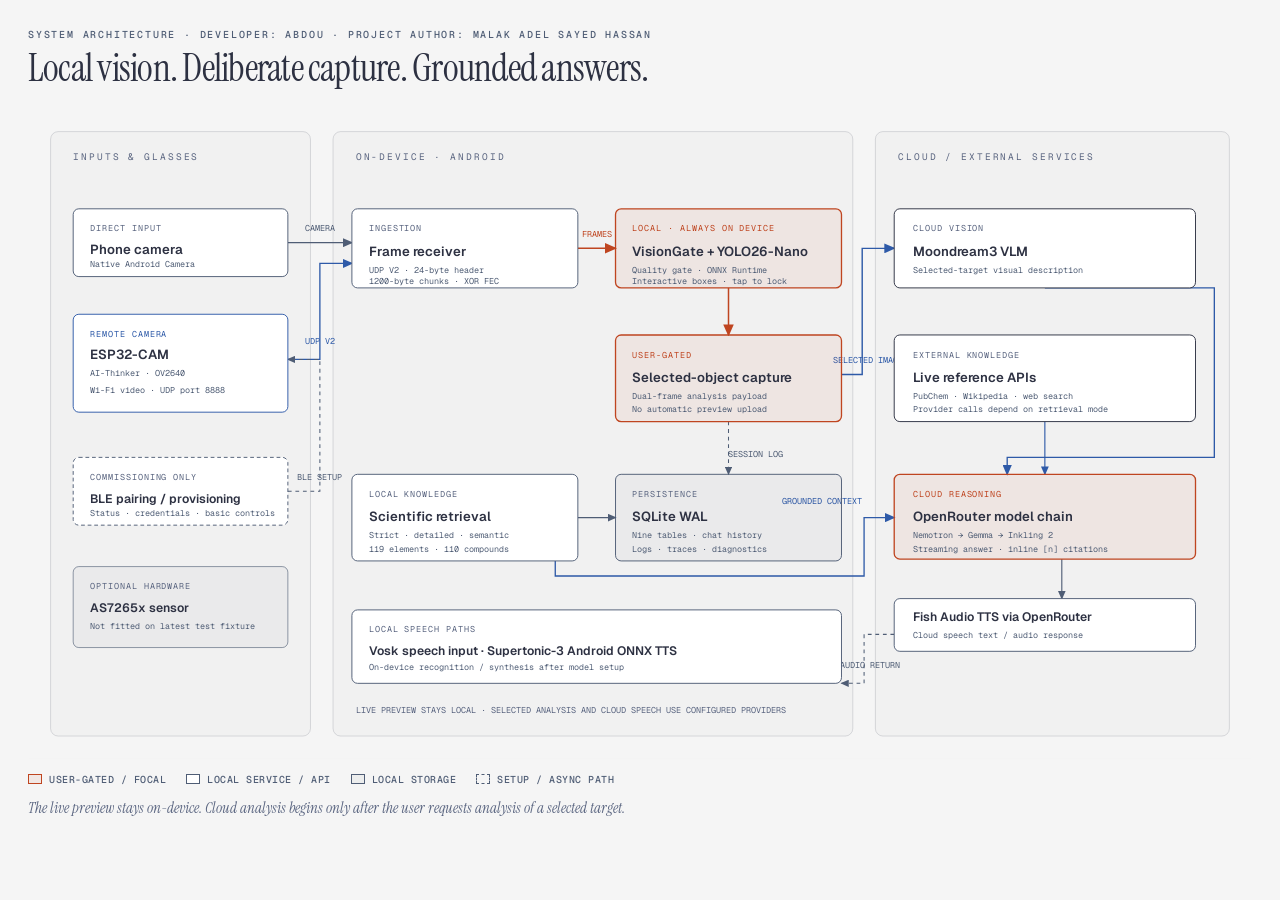
<file: docs/diagrams/architecture.html>
<!doctype html>
<html lang="en">
<head>
  <meta charset="utf-8">
  <meta name="viewport" content="width=device-width, initial-scale=1">
  <title>SpectruLenPor | System architecture</title>
  <link rel="preconnect" href="https://fonts.googleapis.com">
  <link rel="preconnect" href="https://fonts.gstatic.com" crossorigin>
  <link href="https://fonts.googleapis.com/css2?family=Geist+Mono:wght@400;500;600&family=Geist:wght@400;500;600;700&family=Instrument+Serif:ital@0;1&display=swap" rel="stylesheet">
  <style>
    :root {
      color-scheme: light;
      --paper: #f5f5f5;
      --ink: #2d3142;
      --muted: #4f5d75;
      --soft: #5a6580;
      --accent: #bf4520;
      --blue: #2e5aa8;
      --line: rgba(45,49,66,.16);
      --sans: Geist, system-ui, sans-serif;
      --serif: "Instrument Serif", Georgia, serif;
      --mono: "Geist Mono", ui-monospace, monospace;
    }
    * { box-sizing: border-box; }
    body { margin: 0; padding: 28px; background: var(--paper); color: var(--ink); font-family: var(--sans); }
    .frame { width: min(100%, 1280px); margin: 0 auto; }
    .eyebrow { color: var(--muted); font: 500 10px var(--mono); letter-spacing: .18em; text-transform: uppercase; margin: 0 0 8px; }
    h1 { margin: 0 0 20px; font: 400 clamp(28px, 3vw, 38px)/1.05 var(--serif); letter-spacing: -.02em; }
    .canvas { overflow-x: auto; }
    svg { display: block; width: 100%; min-width: 980px; height: auto; }
    .legend { display: flex; flex-wrap: wrap; gap: 20px; margin-top: 14px; color: var(--muted); font: 500 10px var(--mono); letter-spacing: .05em; }
    .legend span { display: inline-flex; align-items: center; gap: 7px; }
    .swatch { width: 14px; height: 10px; border: 1px solid var(--line); display: inline-block; }
    .note { margin: 12px 0 0; color: var(--soft); font: italic 15px var(--serif); }
    @media print { body { padding: 0; } .canvas { overflow: visible; } svg { min-width: 0; } }
  </style>
</head>
<body>
  <main class="frame">
    <p class="eyebrow">System architecture · Developer: Abdou · Project author: Malak Adel Sayed Hassan</p>
    <h1>Local vision. Deliberate capture. Grounded answers.</h1>
    <div class="canvas">
      <svg viewBox="0 0 1300 690" xmlns="http://www.w3.org/2000/svg" role="img" aria-labelledby="arch-title arch-desc">
        <title id="arch-title">SpectruLenPor system architecture</title>
        <desc id="arch-desc">Phone camera and ESP32-CAM inputs enter the Android app. BLE is used only for provisioning and commissioning. ESP32 video travels over UDP V2 on port 8888. VisionGate and YOLO26-Nano run locally. A user-selected capture can be sent to Moondream and OpenRouter, with local corpus retrieval, external references, local SQLite storage and local or cloud speech.</desc>
        <defs>
          <marker id="arrow" markerWidth="8" markerHeight="7" refX="7" refY="3.5" orient="auto"><path d="M0 0 L8 3.5 L0 7 Z" fill="#4f5d75"/></marker>
          <marker id="arrow-accent" markerWidth="8" markerHeight="7" refX="7" refY="3.5" orient="auto"><path d="M0 0 L8 3.5 L0 7 Z" fill="#bf4520"/></marker>
          <marker id="arrow-blue" markerWidth="8" markerHeight="7" refX="7" refY="3.5" orient="auto"><path d="M0 0 L8 3.5 L0 7 Z" fill="#2e5aa8"/></marker>
        </defs>
        <rect width="1300" height="690" fill="#f5f5f5"/>
        <rect x="24" y="24" width="276" height="642" rx="8" fill="#2d3142" fill-opacity=".018" stroke="#2d3142" stroke-opacity=".16"/>
        <rect x="324" y="24" width="552" height="642" rx="8" fill="#2d3142" fill-opacity=".018" stroke="#2d3142" stroke-opacity=".16"/>
        <rect x="900" y="24" width="376" height="642" rx="8" fill="#2d3142" fill-opacity=".018" stroke="#2d3142" stroke-opacity=".16"/>
        <text x="48" y="54" fill="#5a6580" font-family="Geist Mono,monospace" font-size="10" letter-spacing="2">INPUTS &amp; GLASSES</text>
        <text x="348" y="54" fill="#5a6580" font-family="Geist Mono,monospace" font-size="10" letter-spacing="2">ON-DEVICE · ANDROID</text>
        <text x="924" y="54" fill="#5a6580" font-family="Geist Mono,monospace" font-size="10" letter-spacing="2">CLOUD / EXTERNAL SERVICES</text>

        <!-- connections, drawn behind nodes -->
        <path d="M276 142 H344" fill="none" stroke="#4f5d75" stroke-width="1.4" marker-end="url(#arrow)"/>
        <path d="M276 266 H310 V164 H344" fill="none" stroke="#2e5aa8" stroke-width="1.4" marker-end="url(#arrow-blue)"/>
        <path d="M276 406 H310 V266 H276" fill="none" stroke="#4f5d75" stroke-width="1.1" stroke-dasharray="4 4" marker-end="url(#arrow)"/>
        <path d="M584 148 H624" fill="none" stroke="#bf4520" stroke-width="1.6" marker-end="url(#arrow-accent)"/>
        <path d="M744 190 V240" fill="none" stroke="#bf4520" stroke-width="1.6" marker-end="url(#arrow-accent)"/>
        <path d="M864 282 H886 V148 H920" fill="none" stroke="#2e5aa8" stroke-width="1.5" marker-end="url(#arrow-blue)"/>
        <path d="M1080 190 H1260 V370 H1040 V388" fill="none" stroke="#2e5aa8" stroke-width="1.4" marker-end="url(#arrow-blue)"/>
        <path d="M1080 332 V388" fill="none" stroke="#2e5aa8" stroke-width="1.2" marker-end="url(#arrow-blue)"/>
        <path d="M744 332 V388" fill="none" stroke="#4f5d75" stroke-width="1.1" stroke-dasharray="4 4" marker-end="url(#arrow)"/>
        <path d="M584 434 H624" fill="none" stroke="#4f5d75" stroke-width="1.2" marker-end="url(#arrow)"/>
        <path d="M560 480 V496 H888 V434 H920" fill="none" stroke="#2e5aa8" stroke-width="1.4" marker-end="url(#arrow-blue)"/>

        <path d="M1098 478 V520" fill="none" stroke="#4f5d75" stroke-width="1.2" marker-end="url(#arrow)"/>
        <path d="M920 558 H888 V610 H864" fill="none" stroke="#4f5d75" stroke-width="1.1" stroke-dasharray="4 4" marker-end="url(#arrow)"/>

        <!-- connection labels -->
        <g font-family="Geist Mono,monospace" font-size="9">
          <text x="310" y="130" text-anchor="middle" fill="#4f5d75">CAMERA</text>
          <text x="310" y="250" text-anchor="middle" fill="#2e5aa8">UDP V2</text>
          <text x="310" y="394" text-anchor="middle" fill="#4f5d75">BLE SETUP</text>
          <text x="604" y="136" text-anchor="middle" fill="#bf4520">FRAMES</text>
          <text x="892" y="270" text-anchor="middle" fill="#2e5aa8">SELECTED IMAGE</text>
          <text x="744" y="370" text-anchor="start" fill="#4f5d75">SESSION LOG</text>
          <text x="886" y="420" text-anchor="end" fill="#2e5aa8">GROUNDED CONTEXT</text>
          <text x="894" y="594" text-anchor="middle" fill="#4f5d75">AUDIO RETURN</text>
        </g>

        <!-- input nodes -->
        <rect x="48" y="106" width="228" height="72" rx="6" fill="#fff" stroke="#4f5d75"/>
        <text x="66" y="130" fill="#5a6580" font-family="Geist Mono,monospace" font-size="9" letter-spacing="1">DIRECT INPUT</text>
        <text x="66" y="154" fill="#2d3142" font-family="Geist,sans-serif" font-size="14" font-weight="600">Phone camera</text>
        <text x="66" y="168" fill="#4f5d75" font-family="Geist Mono,monospace" font-size="9">Native Android Camera</text>

        <rect x="48" y="218" width="228" height="104" rx="6" fill="#fff" stroke="#2e5aa8"/>
        <text x="66" y="242" fill="#2e5aa8" font-family="Geist Mono,monospace" font-size="9" letter-spacing="1">REMOTE CAMERA</text>
        <text x="66" y="266" fill="#2d3142" font-family="Geist,sans-serif" font-size="14" font-weight="600">ESP32-CAM</text>
        <text x="66" y="284" fill="#4f5d75" font-family="Geist Mono,monospace" font-size="9">AI-Thinker · OV2640</text>
        <text x="66" y="302" fill="#4f5d75" font-family="Geist Mono,monospace" font-size="9">Wi-Fi video · UDP port 8888</text>

        <rect x="48" y="370" width="228" height="72" rx="6" fill="#fff" stroke="#4f5d75" stroke-dasharray="4 3"/>
        <text x="66" y="394" fill="#5a6580" font-family="Geist Mono,monospace" font-size="9" letter-spacing="1">COMMISSIONING ONLY</text>
        <text x="66" y="418" fill="#2d3142" font-family="Geist,sans-serif" font-size="13" font-weight="600">BLE pairing / provisioning</text>
        <text x="66" y="432" fill="#4f5d75" font-family="Geist Mono,monospace" font-size="9">Status · credentials · basic controls</text>

        <rect x="48" y="486" width="228" height="86" rx="6" fill="#2d3142" fill-opacity=".035" stroke="#4f5d75" stroke-opacity=".65"/>
        <text x="66" y="510" fill="#5a6580" font-family="Geist Mono,monospace" font-size="9" letter-spacing="1">OPTIONAL HARDWARE</text>
        <text x="66" y="534" fill="#2d3142" font-family="Geist,sans-serif" font-size="13" font-weight="600">AS7265x sensor</text>
        <text x="66" y="552" fill="#4f5d75" font-family="Geist Mono,monospace" font-size="9">Not fitted on latest test fixture</text>

        <!-- on-device nodes -->
        <rect x="344" y="106" width="240" height="84" rx="6" fill="#fff" stroke="#4f5d75"/>
        <text x="362" y="130" fill="#5a6580" font-family="Geist Mono,monospace" font-size="9" letter-spacing="1">INGESTION</text>
        <text x="362" y="156" fill="#2d3142" font-family="Geist,sans-serif" font-size="14" font-weight="600">Frame receiver</text>
        <text x="362" y="174" fill="#4f5d75" font-family="Geist Mono,monospace" font-size="9">UDP V2 · 24-byte header</text>
        <text x="362" y="186" fill="#4f5d75" font-family="Geist Mono,monospace" font-size="9">1200-byte chunks · XOR FEC</text>

        <rect x="624" y="106" width="240" height="84" rx="6" fill="#bf4520" fill-opacity=".07" stroke="#bf4520" stroke-width="1.4"/>
        <text x="642" y="130" fill="#bf4520" font-family="Geist Mono,monospace" font-size="9" letter-spacing="1">LOCAL · ALWAYS ON DEVICE</text>
        <text x="642" y="156" fill="#2d3142" font-family="Geist,sans-serif" font-size="14" font-weight="600">VisionGate + YOLO26-Nano</text>
        <text x="642" y="174" fill="#4f5d75" font-family="Geist Mono,monospace" font-size="9">Quality gate · ONNX Runtime</text>
        <text x="642" y="186" fill="#4f5d75" font-family="Geist Mono,monospace" font-size="9">Interactive boxes · tap to lock</text>

        <rect x="624" y="240" width="240" height="92" rx="6" fill="#bf4520" fill-opacity=".07" stroke="#bf4520" stroke-width="1.4"/>
        <text x="642" y="264" fill="#bf4520" font-family="Geist Mono,monospace" font-size="9" letter-spacing="1">USER-GATED</text>
        <text x="642" y="290" fill="#2d3142" font-family="Geist,sans-serif" font-size="14" font-weight="600">Selected-object capture</text>
        <text x="642" y="308" fill="#4f5d75" font-family="Geist Mono,monospace" font-size="9">Dual-frame analysis payload</text>
        <text x="642" y="322" fill="#4f5d75" font-family="Geist Mono,monospace" font-size="9">No automatic preview upload</text>

        <rect x="344" y="388" width="240" height="92" rx="6" fill="#fff" stroke="#4f5d75"/>
        <text x="362" y="412" fill="#5a6580" font-family="Geist Mono,monospace" font-size="9" letter-spacing="1">LOCAL KNOWLEDGE</text>
        <text x="362" y="438" fill="#2d3142" font-family="Geist,sans-serif" font-size="14" font-weight="600">Scientific retrieval</text>
        <text x="362" y="456" fill="#4f5d75" font-family="Geist Mono,monospace" font-size="9">Strict · detailed · semantic</text>
        <text x="362" y="470" fill="#4f5d75" font-family="Geist Mono,monospace" font-size="9">119 elements · 110 compounds</text>

        <rect x="624" y="388" width="240" height="92" rx="6" fill="#2d3142" fill-opacity=".035" stroke="#4f5d75"/>
        <text x="642" y="412" fill="#5a6580" font-family="Geist Mono,monospace" font-size="9" letter-spacing="1">PERSISTENCE</text>
        <text x="642" y="438" fill="#2d3142" font-family="Geist,sans-serif" font-size="14" font-weight="600">SQLite WAL</text>
        <text x="642" y="456" fill="#4f5d75" font-family="Geist Mono,monospace" font-size="9">Nine tables · chat history</text>
        <text x="642" y="470" fill="#4f5d75" font-family="Geist Mono,monospace" font-size="9">Logs · traces · diagnostics</text>

        <rect x="344" y="532" width="520" height="78" rx="6" fill="#fff" stroke="#4f5d75"/>
        <text x="362" y="556" fill="#5a6580" font-family="Geist Mono,monospace" font-size="9" letter-spacing="1">LOCAL SPEECH PATHS</text>
        <text x="362" y="580" fill="#2d3142" font-family="Geist,sans-serif" font-size="13" font-weight="600">Vosk speech input · Supertonic-3 Android ONNX TTS</text>
        <text x="362" y="596" fill="#4f5d75" font-family="Geist Mono,monospace" font-size="9">On-device recognition / synthesis after model setup</text>

        <!-- cloud nodes -->
        <rect x="920" y="106" width="320" height="84" rx="6" fill="#fff" stroke="#2d3142"/>
        <text x="940" y="130" fill="#5a6580" font-family="Geist Mono,monospace" font-size="9" letter-spacing="1">CLOUD VISION</text>
        <text x="940" y="156" fill="#2d3142" font-family="Geist,sans-serif" font-size="14" font-weight="600">Moondream3 VLM</text>
        <text x="940" y="174" fill="#4f5d75" font-family="Geist Mono,monospace" font-size="9">Selected-target visual description</text>

        <rect x="920" y="240" width="320" height="92" rx="6" fill="#fff" stroke="#2d3142"/>
        <text x="940" y="264" fill="#5a6580" font-family="Geist Mono,monospace" font-size="9" letter-spacing="1">EXTERNAL KNOWLEDGE</text>
        <text x="940" y="290" fill="#2d3142" font-family="Geist,sans-serif" font-size="14" font-weight="600">Live reference APIs</text>
        <text x="940" y="308" fill="#4f5d75" font-family="Geist Mono,monospace" font-size="9">PubChem · Wikipedia · web search</text>
        <text x="940" y="322" fill="#4f5d75" font-family="Geist Mono,monospace" font-size="9">Provider calls depend on retrieval mode</text>

        <rect x="920" y="388" width="320" height="90" rx="6" fill="#bf4520" fill-opacity=".07" stroke="#bf4520" stroke-width="1.4"/>
        <text x="940" y="412" fill="#bf4520" font-family="Geist Mono,monospace" font-size="9" letter-spacing="1">CLOUD REASONING</text>
        <text x="940" y="438" fill="#2d3142" font-family="Geist,sans-serif" font-size="14" font-weight="600">OpenRouter model chain</text>
        <text x="940" y="456" fill="#4f5d75" font-family="Geist Mono,monospace" font-size="9">Nemotron → Gemma → Inkling 2</text>
        <text x="940" y="470" fill="#4f5d75" font-family="Geist Mono,monospace" font-size="9">Streaming answer · inline [n] citations</text>

        <rect x="920" y="520" width="320" height="56" rx="6" fill="#fff" stroke="#4f5d75"/>
        <text x="940" y="544" fill="#2d3142" font-family="Geist,sans-serif" font-size="13" font-weight="600">Fish Audio TTS via OpenRouter</text>
        <text x="940" y="562" fill="#4f5d75" font-family="Geist Mono,monospace" font-size="9">Cloud speech text / audio response</text>

        <text x="348" y="642" fill="#5a6580" font-family="Geist Mono,monospace" font-size="9">LIVE PREVIEW STAYS LOCAL · SELECTED ANALYSIS AND CLOUD SPEECH USE CONFIGURED PROVIDERS</text>
      </svg>
    </div>
    <div class="legend">
      <span><i class="swatch" style="background:rgba(191,69,32,.08);border-color:#bf4520"></i>USER-GATED / FOCAL</span>
      <span><i class="swatch" style="background:#fff;border-color:#4f5d75"></i>LOCAL SERVICE / API</span>
      <span><i class="swatch" style="background:rgba(45,49,66,.04);border-color:#4f5d75"></i>LOCAL STORAGE</span>
      <span><i class="swatch" style="background:none;border:1px dashed #4f5d75"></i>SETUP / ASYNC PATH</span>
    </div>
    <p class="note">The live preview stays on-device. Cloud analysis begins only after the user requests analysis of a selected target.</p>
  </main>
</body>
</html>
</file>
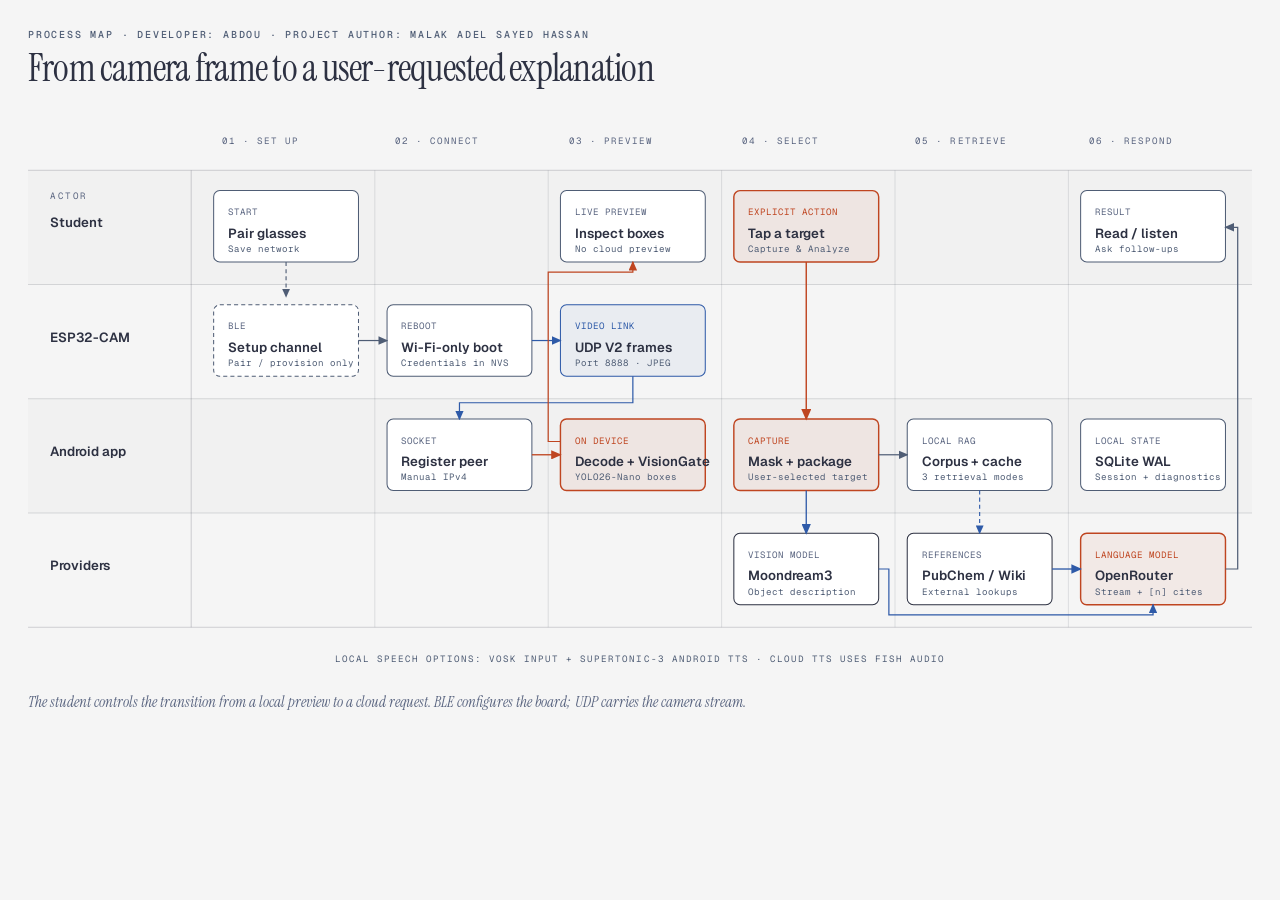
<file: docs/diagrams/pipeline.html>
<!doctype html>
<html lang="en">
<head>
  <meta charset="utf-8">
  <meta name="viewport" content="width=device-width, initial-scale=1">
  <title>SpectruLenPor | Capture and analysis process</title>
  <link rel="preconnect" href="https://fonts.googleapis.com">
  <link rel="preconnect" href="https://fonts.gstatic.com" crossorigin>
  <link href="https://fonts.googleapis.com/css2?family=Geist+Mono:wght@400;500;600&family=Geist:wght@400;500;600;700&family=Instrument+Serif:ital@0;1&display=swap" rel="stylesheet">
  <style>
    :root { --paper:#f5f5f5; --ink:#2d3142; --muted:#4f5d75; --soft:#5a6580; --accent:#bf4520; --blue:#2e5aa8; --sans:Geist,system-ui,sans-serif; --serif:"Instrument Serif",Georgia,serif; --mono:"Geist Mono",ui-monospace,monospace; }
    * { box-sizing:border-box; }
    body { margin:0; padding:28px; background:var(--paper); color:var(--ink); font-family:var(--sans); }
    .frame { width:min(100%,1280px); margin:0 auto; }
    .eyebrow { color:var(--muted); font:500 10px var(--mono); letter-spacing:.18em; text-transform:uppercase; margin:0 0 8px; }
    h1 { margin:0 0 20px; font:400 clamp(28px,3vw,38px)/1.05 var(--serif); letter-spacing:-.02em; }
    .canvas { overflow-x:auto; }
    svg { display:block; width:100%; min-width:1020px; height:auto; }
    .note { margin:12px 0 0; color:var(--soft); font:italic 15px var(--serif); }
    @media print { body{padding:0} .canvas{overflow:visible} svg{min-width:0} }
  </style>
</head>
<body>
  <main class="frame">
    <p class="eyebrow">Process map · Developer: Abdou · Project author: Malak Adel Sayed Hassan</p>
    <h1>From camera frame to a user-requested explanation</h1>
    <div class="canvas">
      <svg viewBox="0 0 1200 560" xmlns="http://www.w3.org/2000/svg" role="img" aria-labelledby="pipe-title pipe-desc">
        <title id="pipe-title">SpectruLenPor capture and analysis process</title>
        <desc id="pipe-desc">Four swimlanes show the student, ESP32-CAM, Android app, and configured AI and knowledge providers. BLE is for provisioning only. The ESP32 sends video over UDP V2. Frames are reassembled and decoded, YOLO runs locally, and cloud analysis starts only after the student selects a target.</desc>
        <defs>
          <marker id="arr" markerWidth="8" markerHeight="7" refX="7" refY="3.5" orient="auto"><path d="M0 0 L8 3.5 L0 7 Z" fill="#4f5d75"/></marker>
          <marker id="arr-a" markerWidth="8" markerHeight="7" refX="7" refY="3.5" orient="auto"><path d="M0 0 L8 3.5 L0 7 Z" fill="#bf4520"/></marker>
          <marker id="arr-b" markerWidth="8" markerHeight="7" refX="7" refY="3.5" orient="auto"><path d="M0 0 L8 3.5 L0 7 Z" fill="#2e5aa8"/></marker>
        </defs>
        <rect width="1200" height="560" fill="#f5f5f5"/>
        <rect x="0" y="60" width="1200" height="112" fill="#2d3142" fill-opacity=".018"/>
        <rect x="0" y="284" width="1200" height="112" fill="#2d3142" fill-opacity=".018"/>
        <line x1="160" y1="60" x2="160" y2="508" stroke="#2d3142" stroke-opacity=".2"/>
        <line x1="0" y1="60" x2="1200" y2="60" stroke="#2d3142" stroke-opacity=".2"/>
        <line x1="0" y1="172" x2="1200" y2="172" stroke="#2d3142" stroke-opacity=".16"/>
        <line x1="0" y1="284" x2="1200" y2="284" stroke="#2d3142" stroke-opacity=".16"/>
        <line x1="0" y1="396" x2="1200" y2="396" stroke="#2d3142" stroke-opacity=".16"/>
        <line x1="0" y1="508" x2="1200" y2="508" stroke="#2d3142" stroke-opacity=".2"/>

        <text x="22" y="88" fill="#5a6580" font-family="Geist Mono,monospace" font-size="9" letter-spacing="1.4">ACTOR</text>
        <text x="22" y="116" fill="#2d3142" font-family="Geist,sans-serif" font-size="13" font-weight="600">Student</text>
        <text x="22" y="228" fill="#2d3142" font-family="Geist,sans-serif" font-size="13" font-weight="600">ESP32-CAM</text>
        <text x="22" y="340" fill="#2d3142" font-family="Geist,sans-serif" font-size="13" font-weight="600">Android app</text>
        <text x="22" y="452" fill="#2d3142" font-family="Geist,sans-serif" font-size="13" font-weight="600">Providers</text>

        <g fill="#5a6580" font-family="Geist Mono,monospace" font-size="9" letter-spacing="1">
          <text x="190" y="34">01 · SET UP</text>
          <text x="360" y="34">02 · CONNECT</text>
          <text x="530" y="34">03 · PREVIEW</text>
          <text x="700" y="34">04 · SELECT</text>
          <text x="870" y="34">05 · RETRIEVE</text>
          <text x="1040" y="34">06 · RESPOND</text>
        </g>
        <g stroke="#2d3142" stroke-opacity=".12">
          <line x1="340" y1="60" x2="340" y2="508"/><line x1="510" y1="60" x2="510" y2="508"/>
          <line x1="680" y1="60" x2="680" y2="508"/><line x1="850" y1="60" x2="850" y2="508"/>
          <line x1="1020" y1="60" x2="1020" y2="508"/>
        </g>

        <!-- student lane -->
        <rect x="182" y="80" width="142" height="70" rx="6" fill="#fff" stroke="#4f5d75"/>
        <text x="196" y="104" fill="#5a6580" font-family="Geist Mono,monospace" font-size="9">START</text>
        <text x="196" y="126" fill="#2d3142" font-family="Geist,sans-serif" font-size="13" font-weight="600">Pair glasses</text>
        <text x="196" y="140" fill="#4f5d75" font-family="Geist Mono,monospace" font-size="9">Save network</text>

        <rect x="522" y="80" width="142" height="70" rx="6" fill="#fff" stroke="#4f5d75"/>
        <text x="536" y="104" fill="#5a6580" font-family="Geist Mono,monospace" font-size="9">LIVE PREVIEW</text>
        <text x="536" y="126" fill="#2d3142" font-family="Geist,sans-serif" font-size="13" font-weight="600">Inspect boxes</text>
        <text x="536" y="140" fill="#4f5d75" font-family="Geist Mono,monospace" font-size="9">No cloud preview</text>

        <rect x="692" y="80" width="142" height="70" rx="6" fill="#bf4520" fill-opacity=".07" stroke="#bf4520" stroke-width="1.4"/>
        <text x="706" y="104" fill="#bf4520" font-family="Geist Mono,monospace" font-size="9">EXPLICIT ACTION</text>
        <text x="706" y="126" fill="#2d3142" font-family="Geist,sans-serif" font-size="13" font-weight="600">Tap a target</text>
        <text x="706" y="140" fill="#4f5d75" font-family="Geist Mono,monospace" font-size="9">Capture &amp; Analyze</text>

        <rect x="1032" y="80" width="142" height="70" rx="6" fill="#fff" stroke="#4f5d75"/>
        <text x="1046" y="104" fill="#5a6580" font-family="Geist Mono,monospace" font-size="9">RESULT</text>
        <text x="1046" y="126" fill="#2d3142" font-family="Geist,sans-serif" font-size="13" font-weight="600">Read / listen</text>
        <text x="1046" y="140" fill="#4f5d75" font-family="Geist Mono,monospace" font-size="9">Ask follow-ups</text>

        <!-- ESP32 lane -->
        <rect x="182" y="192" width="142" height="70" rx="6" fill="#fff" stroke="#4f5d75" stroke-dasharray="4 3"/>
        <text x="196" y="216" fill="#5a6580" font-family="Geist Mono,monospace" font-size="9">BLE</text>
        <text x="196" y="238" fill="#2d3142" font-family="Geist,sans-serif" font-size="13" font-weight="600">Setup channel</text>
        <text x="196" y="252" fill="#4f5d75" font-family="Geist Mono,monospace" font-size="9">Pair / provision only</text>

        <rect x="352" y="192" width="142" height="70" rx="6" fill="#fff" stroke="#4f5d75"/>
        <text x="366" y="216" fill="#5a6580" font-family="Geist Mono,monospace" font-size="9">REBOOT</text>
        <text x="366" y="238" fill="#2d3142" font-family="Geist,sans-serif" font-size="13" font-weight="600">Wi-Fi-only boot</text>
        <text x="366" y="252" fill="#4f5d75" font-family="Geist Mono,monospace" font-size="9">Credentials in NVS</text>

        <rect x="522" y="192" width="142" height="70" rx="6" fill="#2e5aa8" fill-opacity=".06" stroke="#2e5aa8"/>
        <text x="536" y="216" fill="#2e5aa8" font-family="Geist Mono,monospace" font-size="9">VIDEO LINK</text>
        <text x="536" y="238" fill="#2d3142" font-family="Geist,sans-serif" font-size="13" font-weight="600">UDP V2 frames</text>
        <text x="536" y="252" fill="#4f5d75" font-family="Geist Mono,monospace" font-size="9">Port 8888 · JPEG</text>

        <!-- app lane -->
        <rect x="352" y="304" width="142" height="70" rx="6" fill="#fff" stroke="#4f5d75"/>
        <text x="366" y="328" fill="#5a6580" font-family="Geist Mono,monospace" font-size="9">SOCKET</text>
        <text x="366" y="350" fill="#2d3142" font-family="Geist,sans-serif" font-size="13" font-weight="600">Register peer</text>
        <text x="366" y="364" fill="#4f5d75" font-family="Geist Mono,monospace" font-size="9">Manual IPv4</text>

        <rect x="522" y="304" width="142" height="70" rx="6" fill="#bf4520" fill-opacity=".07" stroke="#bf4520" stroke-width="1.4"/>
        <text x="536" y="328" fill="#bf4520" font-family="Geist Mono,monospace" font-size="9">ON DEVICE</text>
        <text x="536" y="350" fill="#2d3142" font-family="Geist,sans-serif" font-size="13" font-weight="600">Decode + VisionGate</text>
        <text x="536" y="364" fill="#4f5d75" font-family="Geist Mono,monospace" font-size="9">YOLO26-Nano boxes</text>

        <rect x="692" y="304" width="142" height="70" rx="6" fill="#bf4520" fill-opacity=".07" stroke="#bf4520" stroke-width="1.4"/>
        <text x="706" y="328" fill="#bf4520" font-family="Geist Mono,monospace" font-size="9">CAPTURE</text>
        <text x="706" y="350" fill="#2d3142" font-family="Geist,sans-serif" font-size="13" font-weight="600">Mask + package</text>
        <text x="706" y="364" fill="#4f5d75" font-family="Geist Mono,monospace" font-size="9">User-selected target</text>

        <rect x="862" y="304" width="142" height="70" rx="6" fill="#fff" stroke="#4f5d75"/>
        <text x="876" y="328" fill="#5a6580" font-family="Geist Mono,monospace" font-size="9">LOCAL RAG</text>
        <text x="876" y="350" fill="#2d3142" font-family="Geist,sans-serif" font-size="13" font-weight="600">Corpus + cache</text>
        <text x="876" y="364" fill="#4f5d75" font-family="Geist Mono,monospace" font-size="9">3 retrieval modes</text>

        <rect x="1032" y="304" width="142" height="70" rx="6" fill="#fff" stroke="#4f5d75"/>
        <text x="1046" y="328" fill="#5a6580" font-family="Geist Mono,monospace" font-size="9">LOCAL STATE</text>
        <text x="1046" y="350" fill="#2d3142" font-family="Geist,sans-serif" font-size="13" font-weight="600">SQLite WAL</text>
        <text x="1046" y="364" fill="#4f5d75" font-family="Geist Mono,monospace" font-size="9">Session + diagnostics</text>

        <!-- provider lane -->
        <rect x="692" y="416" width="142" height="70" rx="6" fill="#fff" stroke="#2d3142"/>
        <text x="706" y="440" fill="#5a6580" font-family="Geist Mono,monospace" font-size="9">VISION MODEL</text>
        <text x="706" y="462" fill="#2d3142" font-family="Geist,sans-serif" font-size="13" font-weight="600">Moondream3</text>
        <text x="706" y="476" fill="#4f5d75" font-family="Geist Mono,monospace" font-size="9">Object description</text>

        <rect x="862" y="416" width="142" height="70" rx="6" fill="#fff" stroke="#2d3142"/>
        <text x="876" y="440" fill="#5a6580" font-family="Geist Mono,monospace" font-size="9">REFERENCES</text>
        <text x="876" y="462" fill="#2d3142" font-family="Geist,sans-serif" font-size="13" font-weight="600">PubChem / Wiki</text>
        <text x="876" y="476" fill="#4f5d75" font-family="Geist Mono,monospace" font-size="9">External lookups</text>

        <rect x="1032" y="416" width="142" height="70" rx="6" fill="#bf4520" fill-opacity=".07" stroke="#bf4520" stroke-width="1.4"/>
        <text x="1046" y="440" fill="#bf4520" font-family="Geist Mono,monospace" font-size="9">LANGUAGE MODEL</text>
        <text x="1046" y="462" fill="#2d3142" font-family="Geist,sans-serif" font-size="13" font-weight="600">OpenRouter</text>
        <text x="1046" y="476" fill="#4f5d75" font-family="Geist Mono,monospace" font-size="9">Stream + [n] cites</text>

        <!-- message paths -->
        <path d="M253 150 V184" fill="none" stroke="#4f5d75" stroke-width="1.1" stroke-dasharray="4 3" marker-end="url(#arr)"/>
        <path d="M324 227 H352" fill="none" stroke="#4f5d75" stroke-width="1.2" marker-end="url(#arr)"/>
        <path d="M494 227 H522" fill="none" stroke="#2e5aa8" stroke-width="1.2" marker-end="url(#arr-b)"/>
        <path d="M593 262 V288 H423 V304" fill="none" stroke="#2e5aa8" stroke-width="1.2" marker-end="url(#arr-b)"/>
        <path d="M494 339 H522" fill="none" stroke="#bf4520" stroke-width="1.3" marker-end="url(#arr-a)"/>
        <path d="M522 326 H510 V160 H593 V150" fill="none" stroke="#bf4520" stroke-width="1.2" marker-end="url(#arr-a)"/>
        <path d="M763 150 V304" fill="none" stroke="#bf4520" stroke-width="1.4" marker-end="url(#arr-a)"/>
        <path d="M834 339 H862" fill="none" stroke="#4f5d75" stroke-width="1.2" marker-end="url(#arr)"/>
        <path d="M763 374 V416" fill="none" stroke="#2e5aa8" stroke-width="1.3" marker-end="url(#arr-b)"/>
        <path d="M933 374 V416" fill="none" stroke="#2e5aa8" stroke-width="1.1" stroke-dasharray="4 3" marker-end="url(#arr-b)"/>
        <path d="M1004 451 H1032" fill="none" stroke="#2e5aa8" stroke-width="1.3" marker-end="url(#arr-b)"/>
        <path d="M834 451 H844 V496 H1103 V486" fill="none" stroke="#2e5aa8" stroke-width="1.2" marker-end="url(#arr-b)"/>
        <path d="M1174 451 H1186 V116 H1174" fill="none" stroke="#4f5d75" stroke-width="1.2" marker-end="url(#arr)"/>


        <text x="600" y="542" text-anchor="middle" fill="#4f5d75" font-family="Geist Mono,monospace" font-size="9" letter-spacing="1">LOCAL SPEECH OPTIONS: VOSK INPUT + SUPERTONIC-3 ANDROID TTS · CLOUD TTS USES FISH AUDIO</text>
      </svg>
    </div>
    <p class="note">The student controls the transition from a local preview to a cloud request. BLE configures the board; UDP carries the camera stream.</p>
  </main>
</body>
</html>
</file>
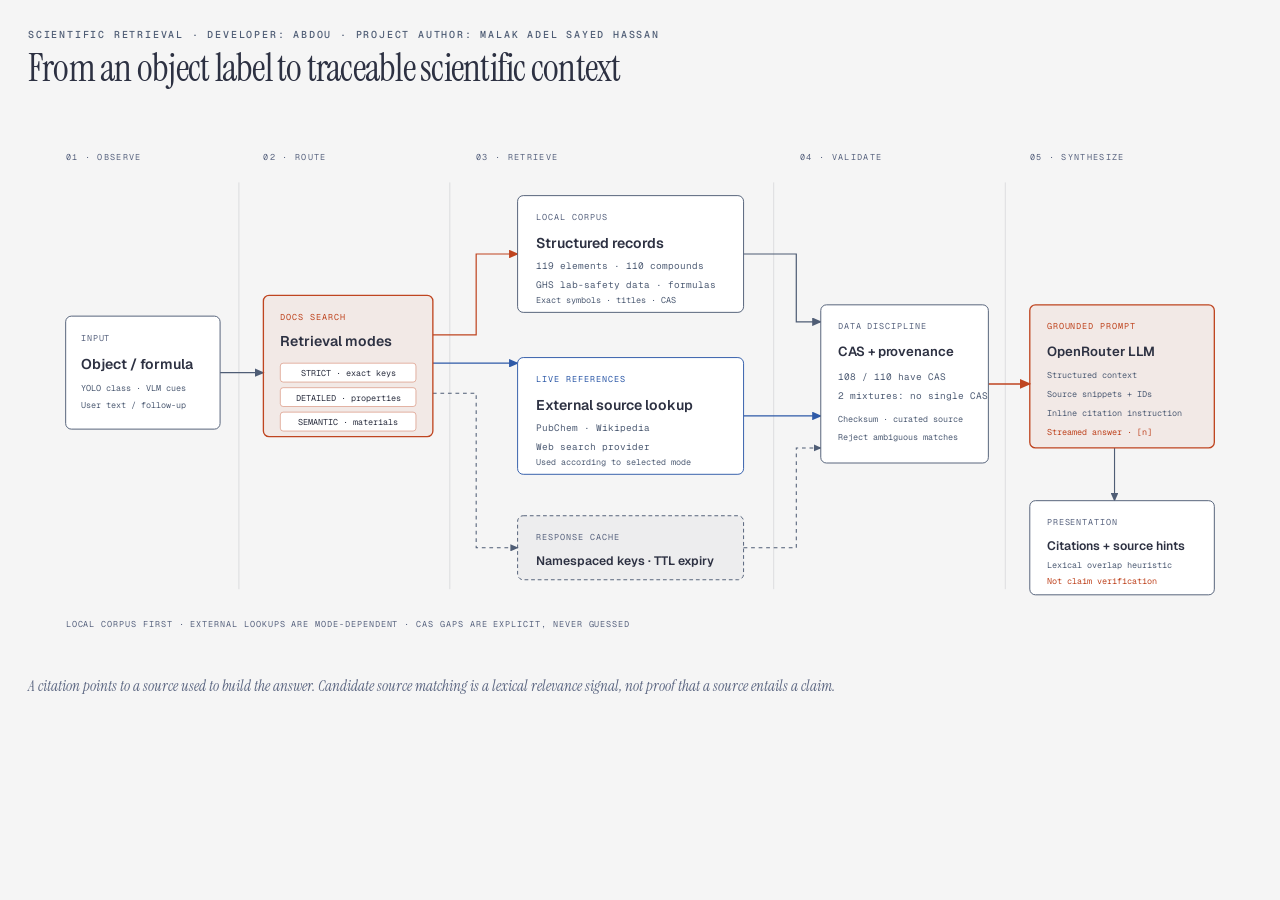
<file: docs/diagrams/scientific-rag.html>
<!doctype html>
<html lang="en">
<head>
  <meta charset="utf-8">
  <meta name="viewport" content="width=device-width, initial-scale=1">
  <title>SpectruLenPor | Scientific retrieval</title>
  <link rel="preconnect" href="https://fonts.googleapis.com">
  <link rel="preconnect" href="https://fonts.gstatic.com" crossorigin>
  <link href="https://fonts.googleapis.com/css2?family=Geist+Mono:wght@400;500;600&family=Geist:wght@400;500;600;700&family=Instrument+Serif:ital@0;1&display=swap" rel="stylesheet">
  <style>
    :root { --paper:#f5f5f5; --ink:#2d3142; --muted:#4f5d75; --soft:#5a6580; --accent:#bf4520; --blue:#2e5aa8; --sans:Geist,system-ui,sans-serif; --serif:"Instrument Serif",Georgia,serif; --mono:"Geist Mono",ui-monospace,monospace; }
    * { box-sizing:border-box; }
    body { margin:0; padding:28px; background:var(--paper); color:var(--ink); font-family:var(--sans); }
    .frame { width:min(100%,1280px); margin:0 auto; }
    .eyebrow { color:var(--muted); font:500 10px var(--mono); letter-spacing:.18em; text-transform:uppercase; margin:0 0 8px; }
    h1 { margin:0 0 20px; font:400 clamp(28px,3vw,38px)/1.05 var(--serif); letter-spacing:-.02em; }
    .canvas { overflow-x:auto; }
    svg { display:block; width:100%; min-width:1020px; height:auto; }
    .note { margin:12px 0 0; color:var(--soft); font:italic 15px var(--serif); }
    @media print { body{padding:0} .canvas{overflow:visible} svg{min-width:0} }
  </style>
</head>
<body>
  <main class="frame">
    <p class="eyebrow">Scientific retrieval · Developer: Abdou · Project author: Malak Adel Sayed Hassan</p>
    <h1>From an object label to traceable scientific context</h1>
    <div class="canvas">
      <svg viewBox="0 0 1300 590" xmlns="http://www.w3.org/2000/svg" role="img" aria-labelledby="rag-title rag-desc">
        <title id="rag-title">SpectruLenPor scientific retrieval flow</title>
        <desc id="rag-desc">An object label is expanded into candidate materials and routed through strict, detailed or semantic retrieval. Local chemistry records and optional live references are combined with cache and CAS provenance checks before a grounded context is sent to OpenRouter. The answer includes citations; lexical source matching is only a relevance hint, not verification.</desc>
        <defs>
          <marker id="ar" markerWidth="8" markerHeight="7" refX="7" refY="3.5" orient="auto"><path d="M0 0 L8 3.5 L0 7 Z" fill="#4f5d75"/></marker>
          <marker id="ar-a" markerWidth="8" markerHeight="7" refX="7" refY="3.5" orient="auto"><path d="M0 0 L8 3.5 L0 7 Z" fill="#bf4520"/></marker>
          <marker id="ar-b" markerWidth="8" markerHeight="7" refX="7" refY="3.5" orient="auto"><path d="M0 0 L8 3.5 L0 7 Z" fill="#2e5aa8"/></marker>
        </defs>
        <rect width="1300" height="590" fill="#f5f5f5"/>

        <g fill="none" stroke="#2d3142" stroke-opacity=".13">
          <line x1="224" y1="78" x2="224" y2="510"/>
          <line x1="448" y1="78" x2="448" y2="510"/>
          <line x1="792" y1="78" x2="792" y2="510"/>
          <line x1="1038" y1="78" x2="1038" y2="510"/>
        </g>
        <g fill="#5a6580" font-family="Geist Mono,monospace" font-size="9" letter-spacing="1.4">
          <text x="40" y="54">01 · OBSERVE</text>
          <text x="250" y="54">02 · ROUTE</text>
          <text x="476" y="54">03 · RETRIEVE</text>
          <text x="820" y="54">04 · VALIDATE</text>
          <text x="1064" y="54">05 · SYNTHESIZE</text>
        </g>

        <!-- connectors behind cards -->
        <path d="M204 280 H250" stroke="#4f5d75" stroke-width="1.3" fill="none" marker-end="url(#ar)"/>
        <path d="M430 240 H476 V154 H520" stroke="#bf4520" stroke-width="1.3" fill="none" marker-end="url(#ar-a)"/>
        <path d="M430 270 H520" stroke="#2e5aa8" stroke-width="1.3" fill="none" marker-end="url(#ar-b)"/>
        <path d="M430 302 H476 V466 H520" stroke="#4f5d75" stroke-width="1.1" fill="none" stroke-dasharray="4 4" marker-end="url(#ar)"/>
        <path d="M760 154 H816 V226 H842" stroke="#4f5d75" stroke-width="1.3" fill="none" marker-end="url(#ar)"/>
        <path d="M760 326 H842" stroke="#2e5aa8" stroke-width="1.3" fill="none" marker-end="url(#ar-b)"/>
        <path d="M760 466 H816 V360 H842" stroke="#4f5d75" stroke-width="1.1" fill="none" stroke-dasharray="4 4" marker-end="url(#ar)"/>
        <path d="M1020 292 H1064" stroke="#bf4520" stroke-width="1.5" fill="none" marker-end="url(#ar-a)"/>
        <path d="M1154 360 V416" stroke="#4f5d75" stroke-width="1.2" fill="none" marker-end="url(#ar)"/>

        <!-- node: label -->
        <rect x="40" y="220" width="164" height="120" rx="6" fill="#fff" stroke="#4f5d75"/>
        <text x="56" y="246" fill="#5a6580" font-family="Geist Mono,monospace" font-size="9" letter-spacing="1">INPUT</text>
        <text x="56" y="276" fill="#2d3142" font-family="Geist,sans-serif" font-size="15" font-weight="600">Object / formula</text>
        <text x="56" y="300" fill="#4f5d75" font-family="Geist Mono,monospace" font-size="9">YOLO class · VLM cues</text>
        <text x="56" y="318" fill="#4f5d75" font-family="Geist Mono,monospace" font-size="9">User text / follow-up</text>

        <!-- node: retrieval router -->
        <rect x="250" y="198" width="180" height="150" rx="6" fill="#bf4520" fill-opacity=".07" stroke="#bf4520" stroke-width="1.4"/>
        <text x="268" y="224" fill="#bf4520" font-family="Geist Mono,monospace" font-size="9" letter-spacing="1">DOCS SEARCH</text>
        <text x="268" y="252" fill="#2d3142" font-family="Geist,sans-serif" font-size="15" font-weight="600">Retrieval modes</text>
        <rect x="268" y="270" width="144" height="20" rx="3" fill="#fff" stroke="#bf4520" stroke-opacity=".4"/>
        <text x="340" y="284" text-anchor="middle" fill="#2d3142" font-family="Geist Mono,monospace" font-size="9">STRICT · exact keys</text>
        <rect x="268" y="296" width="144" height="20" rx="3" fill="#fff" stroke="#bf4520" stroke-opacity=".4"/>
        <text x="340" y="310" text-anchor="middle" fill="#2d3142" font-family="Geist Mono,monospace" font-size="9">DETAILED · properties</text>
        <rect x="268" y="322" width="144" height="20" rx="3" fill="#fff" stroke="#bf4520" stroke-opacity=".4"/>
        <text x="340" y="336" text-anchor="middle" fill="#2d3142" font-family="Geist Mono,monospace" font-size="9">SEMANTIC · materials</text>

        <!-- local corpus -->
        <rect x="520" y="92" width="240" height="124" rx="6" fill="#fff" stroke="#4f5d75"/>
        <text x="540" y="118" fill="#5a6580" font-family="Geist Mono,monospace" font-size="9" letter-spacing="1">LOCAL CORPUS</text>
        <text x="540" y="148" fill="#2d3142" font-family="Geist,sans-serif" font-size="15" font-weight="600">Structured records</text>
        <text x="540" y="170" fill="#4f5d75" font-family="Geist Mono,monospace" font-size="10">119 elements · 110 compounds</text>
        <text x="540" y="190" fill="#4f5d75" font-family="Geist Mono,monospace" font-size="10">GHS lab-safety data · formulas</text>
        <text x="540" y="206" fill="#4f5d75" font-family="Geist Mono,monospace" font-size="9">Exact symbols · titles · CAS</text>

        <!-- external sources -->
        <rect x="520" y="264" width="240" height="124" rx="6" fill="#fff" stroke="#2e5aa8"/>
        <text x="540" y="290" fill="#2e5aa8" font-family="Geist Mono,monospace" font-size="9" letter-spacing="1">LIVE REFERENCES</text>
        <text x="540" y="320" fill="#2d3142" font-family="Geist,sans-serif" font-size="15" font-weight="600">External source lookup</text>
        <text x="540" y="342" fill="#4f5d75" font-family="Geist Mono,monospace" font-size="10">PubChem · Wikipedia</text>
        <text x="540" y="362" fill="#4f5d75" font-family="Geist Mono,monospace" font-size="10">Web search provider</text>
        <text x="540" y="378" fill="#4f5d75" font-family="Geist Mono,monospace" font-size="9">Used according to selected mode</text>

        <!-- cache -->
        <rect x="520" y="432" width="240" height="68" rx="6" fill="#2d3142" fill-opacity=".035" stroke="#4f5d75" stroke-dasharray="4 3"/>
        <text x="540" y="458" fill="#5a6580" font-family="Geist Mono,monospace" font-size="9" letter-spacing="1">RESPONSE CACHE</text>
        <text x="540" y="484" fill="#2d3142" font-family="Geist,sans-serif" font-size="13" font-weight="600">Namespaced keys · TTL expiry</text>

        <!-- CAS / provenance -->
        <rect x="842" y="208" width="178" height="168" rx="6" fill="#fff" stroke="#4f5d75"/>
        <text x="860" y="234" fill="#5a6580" font-family="Geist Mono,monospace" font-size="9" letter-spacing="1">DATA DISCIPLINE</text>
        <text x="860" y="262" fill="#2d3142" font-family="Geist,sans-serif" font-size="14" font-weight="600">CAS + provenance</text>
        <text x="860" y="288" fill="#4f5d75" font-family="Geist Mono,monospace" font-size="10">108 / 110 have CAS</text>
        <text x="860" y="308" fill="#4f5d75" font-family="Geist Mono,monospace" font-size="10">2 mixtures: no single CAS</text>
        <text x="860" y="332" fill="#4f5d75" font-family="Geist Mono,monospace" font-size="9">Checksum · curated source</text>
        <text x="860" y="352" fill="#4f5d75" font-family="Geist Mono,monospace" font-size="9">Reject ambiguous matches</text>

        <!-- synthesis -->
        <rect x="1064" y="208" width="196" height="152" rx="6" fill="#bf4520" fill-opacity=".07" stroke="#bf4520" stroke-width="1.4"/>
        <text x="1082" y="234" fill="#bf4520" font-family="Geist Mono,monospace" font-size="9" letter-spacing="1">GROUNDED PROMPT</text>
        <text x="1082" y="262" fill="#2d3142" font-family="Geist,sans-serif" font-size="14" font-weight="600">OpenRouter LLM</text>
        <text x="1082" y="286" fill="#4f5d75" font-family="Geist Mono,monospace" font-size="9">Structured context</text>
        <text x="1082" y="306" fill="#4f5d75" font-family="Geist Mono,monospace" font-size="9">Source snippets + IDs</text>
        <text x="1082" y="326" fill="#4f5d75" font-family="Geist Mono,monospace" font-size="9">Inline citation instruction</text>
        <text x="1082" y="346" fill="#bf4520" font-family="Geist Mono,monospace" font-size="9">Streamed answer · [n]</text>

        <rect x="1064" y="416" width="196" height="100" rx="6" fill="#fff" stroke="#4f5d75"/>
        <text x="1082" y="442" fill="#5a6580" font-family="Geist Mono,monospace" font-size="9" letter-spacing="1">PRESENTATION</text>
        <text x="1082" y="468" fill="#2d3142" font-family="Geist,sans-serif" font-size="13" font-weight="600">Citations + source hints</text>
        <text x="1082" y="488" fill="#4f5d75" font-family="Geist Mono,monospace" font-size="9">Lexical overlap heuristic</text>
        <text x="1082" y="504" fill="#bf4520" font-family="Geist Mono,monospace" font-size="9">Not claim verification</text>

        <text x="40" y="550" fill="#5a6580" font-family="Geist Mono,monospace" font-size="9" letter-spacing="1">LOCAL CORPUS FIRST · EXTERNAL LOOKUPS ARE MODE-DEPENDENT · CAS GAPS ARE EXPLICIT, NEVER GUESSED</text>
      </svg>
    </div>
    <p class="note">A citation points to a source used to build the answer. Candidate source matching is a lexical relevance signal, not proof that a source entails a claim.</p>
  </main>
</body>
</html>
</file>
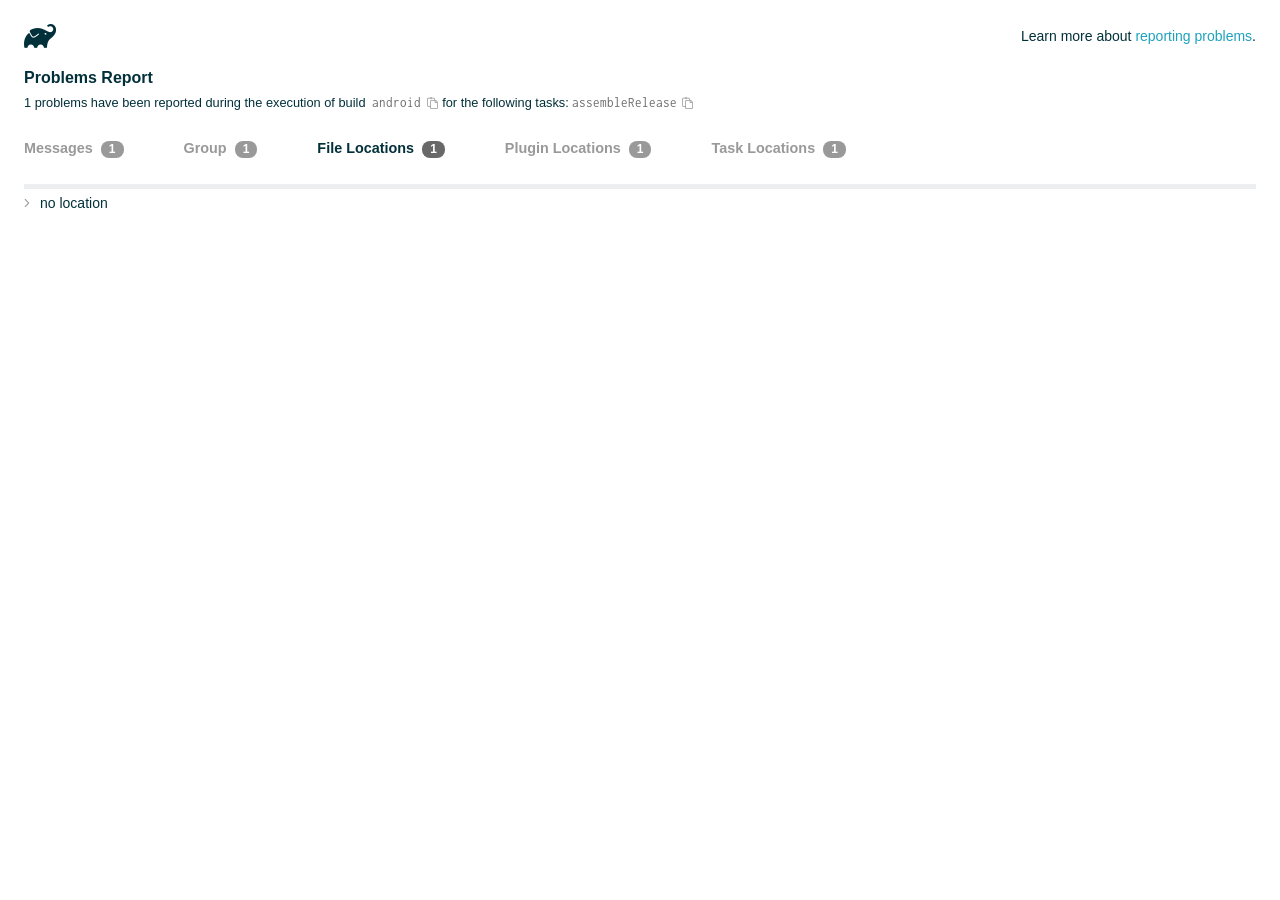
<file: android/build/reports/problems/problems-report.html>
<!DOCTYPE html>

<html lang="en">
<head>
    <!-- Required meta tags -->
    <meta charset="utf-8">
    <meta name="viewport" content="width=device-width, initial-scale=1, shrink-to-fit=no">

                    <style type="text/css">
                /*! normalize.css v7.0.0 | MIT License | github.com/necolas/normalize.css */
html {
    line-height: 1.15;
    -ms-text-size-adjust: 100%;
    -webkit-text-size-adjust: 100%
}

body {
    margin: 0
}

article, aside, footer, header, nav, section {
    display: block
}

h1 {
    font-size: 2em;
    margin: .67em 0
}

figcaption, figure, main {
    display: block
}

figure {
    margin: 1em 40px
}

hr {
    box-sizing: content-box;
    height: 0;
    overflow: visible
}

pre {
    font-family: monospace, monospace;
    font-size: 1em
}

a {
    background-color: transparent;
    -webkit-text-decoration-skip: objects
}

abbr[title] {
    border-bottom: none;
    text-decoration: underline;
    text-decoration: underline dotted
}

b, strong {
    font-weight: inherit
}

b, strong {
    font-weight: bolder
}

code, kbd, samp {
    font-family: monospace, monospace;
    font-size: 1em
}

dfn {
    font-style: italic
}

mark {
    background-color: #ff0;
    color: #000
}

small {
    font-size: 80%
}

sub, sup {
    font-size: 75%;
    line-height: 0;
    position: relative;
    vertical-align: baseline
}

sub {
    bottom: -.25em
}

sup {
    top: -.5em
}

audio, video {
    display: inline-block
}

audio:not([controls]) {
    display: none;
    height: 0
}

img {
    border-style: none
}

svg:not(:root) {
    overflow: hidden
}

button, input, optgroup, select, textarea {
    font-family: sans-serif;
    font-size: 100%;
    line-height: 1.15;
    margin: 0
}

button, input {
    overflow: visible
}

button, select {
    text-transform: none
}

[type=reset], [type=submit], button, html [type=button] {
    -webkit-appearance: button
}

[type=button]::-moz-focus-inner, [type=reset]::-moz-focus-inner, [type=submit]::-moz-focus-inner, button::-moz-focus-inner {
    border-style: none;
    padding: 0
}

[type=button]:-moz-focusring, [type=reset]:-moz-focusring, [type=submit]:-moz-focusring, button:-moz-focusring {
    outline: 1px dotted ButtonText
}

fieldset {
    padding: .35em .75em .625em
}

legend {
    box-sizing: border-box;
    color: inherit;
    display: table;
    max-width: 100%;
    padding: 0;
    white-space: normal
}

progress {
    display: inline-block;
    vertical-align: baseline
}

textarea {
    overflow: auto
}

[type=checkbox], [type=radio] {
    box-sizing: border-box;
    padding: 0
}

[type=number]::-webkit-inner-spin-button, [type=number]::-webkit-outer-spin-button {
    height: auto
}

[type=search] {
    -webkit-appearance: textfield;
    outline-offset: -2px
}

[type=search]::-webkit-search-cancel-button, [type=search]::-webkit-search-decoration {
    -webkit-appearance: none
}

::-webkit-file-upload-button {
    -webkit-appearance: button;
    font: inherit
}

details, menu {
    display: block
}

summary {
    display: list-item
}

canvas {
    display: inline-block
}

template {
    display: none
}

[hidden] {
    display: none
}

/* configuration cache styles */

.report-wrapper {
    margin: 0;
    padding: 0 24px;
}

.gradle-logo {
    width: 32px;
    height: 24px;
    background-image: url("[data-uri]");
    background-size: contain;
}

.header {
    display: flex;
    flex-wrap: wrap;
    top: 0;
    left: 0;
    width: 100%;
    padding-top: 24px;
    background-color: white;
}

.learn-more {
    margin-left: auto;
    align-self: center;
    font-size: 0.875rem;
    font-weight: normal;
}

.title {
    display: flex;
    align-items: center;
    padding: 18px 0 24px 0;
    flex: 1 0 100%;
}

.content {
    font-size: 0.875rem;
    white-space: nowrap;
}

.content ol:first-of-type {
    margin: 0;
}

.tree-btn {
    cursor: pointer;
    display: inline-block;
    width: 16px;
    height: 16px;
    background-size: contain;
    background-repeat: no-repeat;
    vertical-align: middle;
    margin-top: -0.2em;
}

.tree-btn.collapsed {
    background-image: url('data:image/svg+xml;utf8,<svg xmlns="http://www.w3.org/2000/svg" viewBox="0 0 192 512"><path d="M166.9 264.5l-117.8 116c-4.7 4.7-12.3 4.7-17 0l-7.1-7.1c-4.7-4.7-4.7-12.3 0-17L127.3 256 25.1 155.6c-4.7-4.7-4.7-12.3 0-17l7.1-7.1c4.7-4.7 12.3-4.7 17 0l117.8 116c4.6 4.7 4.6 12.3-.1 17z" fill="%23999999" stroke="%23999999"/></svg>');
}

.tree-btn.expanded {
    background-image: url('data:image/svg+xml;utf8,<svg xmlns="http://www.w3.org/2000/svg" viewBox="0 0 256 512"><path d="M119.5 326.9L3.5 209.1c-4.7-4.7-4.7-12.3 0-17l7.1-7.1c4.7-4.7 12.3-4.7 17 0L128 287.3l100.4-102.2c4.7-4.7 12.3-4.7 17 0l7.1 7.1c4.7 4.7 4.7 12.3 0 17L136.5 327c-4.7 4.6-12.3 4.6-17-.1z" fill="%23999999" stroke="%23999999"/></svg>');
}

ul .tree-btn {
    margin-right: 3px;
}

.leaf-icon {
    display: inline-block;
    width: 16px;
    height: 16px;
    background-image: url('data:image/svg+xml;utf8,<svg xmlns="http://www.w3.org/2000/svg" viewBox="0 0 256 512"><path d="M32 256 H224" stroke="%23999999" stroke-width="48" stroke-linecap="round"/></svg>');
    background-size: contain;
    background-repeat: no-repeat;
    vertical-align: middle;
    margin-top: -0.2em;
}

.invisible-text {
    user-select: all; /* Allow the text to be selectable */
    color: transparent; /* Hide the text */
    text-indent: -9999px; /* Move the text out of view */
    position: relative;
    white-space: pre; /* Preserve meaningful whitespace in the invisible text for copying */
}

.text-for-copy {
    display: inline-block;
}

.enum-icon {
    display: inline-block;
    width: 16px;
    height: 16px;
    background-image: url('data:image/svg+xml;utf8,<svg xmlns="http://www.w3.org/2000/svg" viewBox="0 0 1024 1024"><circle cx="512" cy="512" r="200" /></svg>');
    background-size: contain;
    background-repeat: no-repeat;
    vertical-align: middle;
    margin-inline-start: 0.5ex;
    margin-inline-end: 0.5ex;
    margin-top: -0.2em;
}

.error-icon {
    display: inline-block;
    width: 16px;
    height: 16px;
    background-image: url('data:image/svg+xml;utf8,<svg xmlns="http://www.w3.org/2000/svg" viewBox="0 0 320 512"><path d="M193.94 256L296.5 153.44l21.15-21.15c3.12-3.12 3.12-8.19 0-11.31l-22.63-22.63c-3.12-3.12-8.19-3.12-11.31 0L160 222.06 36.29 98.34c-3.12-3.12-8.19-3.12-11.31 0L2.34 120.97c-3.12 3.12-3.12 8.19 0 11.31L126.06 256 2.34 379.71c-3.12 3.12-3.12 8.19 0 11.31l22.63 22.63c3.12 3.12 8.19 3.12 11.31 0L160 289.94 262.56 392.5l21.15 21.15c3.12 3.12 8.19 3.12 11.31 0l22.63-22.63c3.12-3.12 3.12-8.19 0-11.31L193.94 256z" fill="%23FC461E" stroke="%23FC461E"/></svg>');
    background-size: contain;
    background-repeat: no-repeat;
    vertical-align: middle;
    margin-inline-start: 0.5ex;
    margin-inline-end: 0.5ex;
    margin-top: -0.2em;
}

.advice-icon {
    display: inline-block;
    width: 16px;
    height: 16px;
    background-image: url('data:image/svg+xml;utf8,<svg width="800px" height="800px" viewBox="-4.93 0 122.88 122.88" version="1.1" id="Layer_1" xmlns="http://www.w3.org/2000/svg" xmlns:xlink="http://www.w3.org/1999/xlink"  style="enable-background:new 0 0 113.01 122.88" xml:space="preserve"><g><path d="M44.13,102.06c-1.14,0.03-2.14-0.81-2.3-1.96c-0.17-1.2,0.64-2.31,1.82-2.54c-1.3-7.37-4.85-11.43-8.6-15.72 c-2.92-3.34-5.95-6.81-8.34-11.92c-2.35-5.03-3.64-10.23-3.6-15.63c0.05-5.4,1.42-10.96,4.4-16.71c0.02-0.04,0.04-0.07,0.06-0.11 l0,0c3.91-6.62,9.38-11.04,15.47-13.52c5.11-2.09,10.66-2.8,16.1-2.3c5.42,0.5,10.73,2.2,15.37,4.94 c5.9,3.49,10.75,8.67,13.42,15.21c1.44,3.54,2.42,7.49,2.54,11.82c0.12,4.31-0.62,8.96-2.61,13.88 c-2.66,6.59-6.18,10.68-9.47,14.51c-3.03,3.53-5.85,6.81-7.42,11.84c0.89,0.21,1.59,0.94,1.73,1.9c0.17,1.24-0.7,2.39-1.94,2.56 l-0.77,0.11c-0.14,1.09-0.23,2.26-0.27,3.51l0.25-0.04c1.24-0.17,2.39,0.7,2.56,1.94c0.17,1.24-0.7,2.39-1.94,2.56l-0.78,0.11 c0.01,0.15,0.02,0.3,0.03,0.45l0,0c0.07,0.88,0.08,1.73,0.03,2.54l0.13-0.02c1.25-0.15,2.38,0.74,2.54,1.98 c0.15,1.25-0.74,2.38-1.98,2.54l-1.68,0.21c-1.2,3.11-3.34,5.48-5.87,6.94c-1.74,1.01-3.67,1.59-5.61,1.71 c-1.97,0.12-3.96-0.25-5.78-1.13c-2.08-1.02-3.94-2.71-5.29-5.14c-0.65-0.33-1.13-0.97-1.23-1.75c-0.04-0.31-0.01-0.61,0.07-0.89 c-0.39-1.16-0.68-2.43-0.87-3.83l-0.07,0.01c-1.24,0.17-2.39-0.7-2.56-1.94c-0.17-1.24,0.7-2.39,1.94-2.56l0.54-0.08 C44.19,104.32,44.18,103.16,44.13,102.06L44.13,102.06z M2.18,58.86C1.01,58.89,0.04,57.98,0,56.81c-0.04-1.17,0.88-2.14,2.05-2.18 l8.7-0.3c1.17-0.04,2.14,0.88,2.18,2.05c0.04,1.17-0.88,2.14-2.05,2.18L2.18,58.86L2.18,58.86z M110.68,50.25 c1.16-0.12,2.2,0.73,2.32,1.89c0.12,1.16-0.73,2.2-1.89,2.32l-8.66,0.91c-1.16,0.12-2.2-0.73-2.32-1.89 c-0.12-1.16,0.73-2.2,1.89-2.32L110.68,50.25L110.68,50.25z M94.91,14.78c0.65-0.97,1.96-1.23,2.93-0.58 c0.97,0.65,1.23,1.96,0.58,2.93l-4.84,7.24c-0.65,0.97-1.96,1.23-2.93,0.58c-0.97-0.65-1.23-1.96-0.58-2.93L94.91,14.78 L94.91,14.78z M57.63,2.06c0.03-1.17,1-2.09,2.16-2.06c1.17,0.03,2.09,1,2.06,2.16l-0.22,8.7c-0.03,1.17-1,2.09-2.16,2.06 c-1.17-0.03-2.09-1-2.06-2.16L57.63,2.06L57.63,2.06z M13.88,15.53c-0.86-0.8-0.9-2.14-0.11-2.99c0.8-0.86,2.14-0.9,2.99-0.11 l6.37,5.94c0.86,0.8,0.9,2.14,0.11,2.99c-0.8,0.86-2.14,0.9-2.99,0.11L13.88,15.53L13.88,15.53z M47.88,96.95l18.49-2.63 c1.59-6.7,5.05-10.73,8.8-15.08c3.08-3.58,6.36-7.4,8.76-13.34c1.76-4.35,2.41-8.43,2.31-12.19c-0.1-3.75-0.96-7.21-2.24-10.34 c-2.3-5.63-6.51-10.11-11.65-13.15c-4.11-2.43-8.8-3.94-13.59-4.37c-4.77-0.44-9.64,0.19-14.13,2.02 c-5.26,2.15-9.99,5.97-13.39,11.72c-2.64,5.12-3.86,10.02-3.9,14.73c-0.04,4.74,1.11,9.33,3.2,13.8c2.13,4.56,4.97,7.8,7.69,10.92 C42.47,83.9,46.48,88.49,47.88,96.95L47.88,96.95z M65.62,99.02l-17.27,2.45c0.05,1.1,0.07,2.25,0.05,3.47l17.05-2.42 C65.47,101.29,65.52,100.12,65.62,99.02L65.62,99.02z M48.49,109.52c0.12,0.92,0.3,1.76,0.53,2.54l16.55-2.04 c0.11-0.86,0.13-1.77,0.05-2.74l0,0l0-0.02l-0.01-0.17L48.49,109.52L48.49,109.52z M51.37,116.36c0.64,0.67,1.35,1.19,2.1,1.55 c1.15,0.56,2.42,0.79,3.67,0.72c1.29-0.08,2.57-0.47,3.74-1.15c1.1-0.64,2.09-1.53,2.88-2.65L51.37,116.36L51.37,116.36z"/></g></svg>');
    background-size: contain;
    background-repeat: no-repeat;
    vertical-align: middle;
    margin-inline-start: 0.5ex;
    margin-inline-end: 0.5ex;
    margin-top: -0.2em;
}

.warning-icon {
    display: inline-block;
    width: 13px;
    height: 13px;
    background-image: url('data:image/svg+xml;utf8,<svg xmlns="http://www.w3.org/2000/svg" viewBox="0 0 576 512"><path d="M270.2 160h35.5c3.4 0 6.1 2.8 6 6.2l-7.5 196c-.1 3.2-2.8 5.8-6 5.8h-20.5c-3.2 0-5.9-2.5-6-5.8l-7.5-196c-.1-3.4 2.6-6.2 6-6.2zM288 388c-15.5 0-28 12.5-28 28s12.5 28 28 28 28-12.5 28-28-12.5-28-28-28zm281.5 52L329.6 24c-18.4-32-64.7-32-83.2 0L6.5 440c-18.4 31.9 4.6 72 41.6 72H528c36.8 0 60-40 41.5-72zM528 480H48c-12.3 0-20-13.3-13.9-24l240-416c6.1-10.6 21.6-10.7 27.7 0l240 416c6.2 10.6-1.5 24-13.8 24z" fill="%23DEAD22" stroke="%23DEAD22"/></svg>');
    background-size: contain;
    background-repeat: no-repeat;
    vertical-align: middle;
    margin-inline-start: 0.3ex;
    margin-inline-end: 1.1ex;
    margin-top: -0.1em;
}

.documentation-button {
    cursor: pointer;
    display: inline-block;
    width: 13px;
    height: 13px;
    background-image: url('data:image/svg+xml;utf8,<svg xmlns="http://www.w3.org/2000/svg" viewBox="0 0 512 512"><path d="M256 340c-15.464 0-28 12.536-28 28s12.536 28 28 28 28-12.536 28-28-12.536-28-28-28zm7.67-24h-16c-6.627 0-12-5.373-12-12v-.381c0-70.343 77.44-63.619 77.44-107.408 0-20.016-17.761-40.211-57.44-40.211-29.144 0-44.265 9.649-59.211 28.692-3.908 4.98-11.054 5.995-16.248 2.376l-13.134-9.15c-5.625-3.919-6.86-11.771-2.645-17.177C185.658 133.514 210.842 116 255.67 116c52.32 0 97.44 29.751 97.44 80.211 0 67.414-77.44 63.849-77.44 107.408V304c0 6.627-5.373 12-12 12zM256 40c118.621 0 216 96.075 216 216 0 119.291-96.61 216-216 216-119.244 0-216-96.562-216-216 0-119.203 96.602-216 216-216m0-32C119.043 8 8 119.083 8 256c0 136.997 111.043 248 248 248s248-111.003 248-248C504 119.083 392.957 8 256 8z" fill="%23999999" stroke="%23999999"/></svg>');
    background-size: contain;
    background-repeat: no-repeat;
    vertical-align: middle;
    margin-inline-start: 0.5ex;
    margin-inline-end: 0.5ex;
    margin-top: -0.2em;
}

.documentation-button::selection {
    color: transparent;
}

.documentation-button:hover {
    color: transparent;
}

.copy-button {
    cursor: pointer;
    display: inline-block;
    width: 12px;
    height: 12px;
    background-image: url('data:image/svg+xml;utf8,<svg xmlns="http://www.w3.org/2000/svg" viewBox="0 0 448 512"><path d="M433.941 193.941l-51.882-51.882A48 48 0 0 0 348.118 128H320V80c0-26.51-21.49-48-48-48h-66.752C198.643 13.377 180.858 0 160 0s-38.643 13.377-45.248 32H48C21.49 32 0 53.49 0 80v288c0 26.51 21.49 48 48 48h80v48c0 26.51 21.49 48 48 48h224c26.51 0 48-21.49 48-48V227.882a48 48 0 0 0-14.059-33.941zm-22.627 22.627a15.888 15.888 0 0 1 4.195 7.432H352v-63.509a15.88 15.88 0 0 1 7.431 4.195l51.883 51.882zM160 30c9.941 0 18 8.059 18 18s-8.059 18-18 18-18-8.059-18-18 8.059-18 18-18zM48 384c-8.822 0-16-7.178-16-16V80c0-8.822 7.178-16 16-16h66.752c6.605 18.623 24.389 32 45.248 32s38.643-13.377 45.248-32H272c8.822 0 16 7.178 16 16v48H176c-26.51 0-48 21.49-48 48v208H48zm352 96H176c-8.822 0-16-7.178-16-16V176c0-8.822 7.178-16 16-16h144v72c0 13.2 10.8 24 24 24h72v208c0 8.822-7.178 16-16 16z" fill="%23999999" stroke="%23999999"/></svg>');
    background-size: contain;
    background-repeat: no-repeat;
    vertical-align: middle;
    margin-inline-start: 0.5ex;
    margin-top: -0.2em;
}

.groups{
    display: flex;
    border-bottom: 1px solid #EDEEEF;
    flex: 1 0 100%;
}

.uncategorized {
    display: flex;
    border-top: 4px solid #EDEEEF;
    flex: 1 0 100%;
}

.group-selector {
    padding: 0 52px 24px 0;
    font-size: 0.9rem;
    font-weight: bold;
    color: #999999;
    cursor: pointer;
}

.group-selector__count {
    margin: 0 8px;
    border-radius: 8px;
    background-color: #999;
    color: #fff;
    padding: 1px 8px 2px;
    font-size: 0.75rem;
}

.group-selector--active {
    color: #02303A;
    cursor: auto;
}

.group-selector--active .group-selector__count {
    background-color: #686868;
}

.group-selector--disabled {
    cursor: not-allowed;
}

.accordion-header {
    cursor: pointer;
}

.container {
    padding-left: 0.5em;
    padding-right: 0.5em;
}

.stacktrace {
    border-radius: 4px;
    overflow-x: auto;
    padding: 0.5rem;
    margin-bottom: 0;
    min-width: 1000px;
}

/* Lato (bold, regular) */
@font-face {
    font-display: swap;
    font-family: Lato;
    font-weight: 500;
    font-style: normal;
    src: url("https://assets.gradle.com/lato/fonts/lato-semibold/lato-semibold.woff2") format("woff2"),
    url("https://assets.gradle.com/lato/fonts/lato-semibold/lato-semibold.woff") format("woff");
}

@font-face {
    font-display: swap;
    font-family: Lato;
    font-weight: bold;
    font-style: normal;
    src: url("https://assets.gradle.com/lato/fonts/lato-bold/lato-bold.woff2") format("woff2"),
    url("https://assets.gradle.com/lato/fonts/lato-bold/lato-bold.woff") format("woff");
}

* {
    -webkit-box-sizing: border-box;
    -moz-box-sizing: border-box;
    box-sizing: border-box;
}

html,
body {
    margin: 0;
    padding: 0;
}

html {
    font-family: "Lato", "Helvetica Neue", Arial, sans-serif;
    font-size: 16px;
    font-weight: 400;
    line-height: 1.5;
}

body {
    color: #02303A;
    background-color: #ffffff;
    -webkit-text-size-adjust: 100%;
    -ms-text-size-adjust: 100%;
    -webkit-font-smoothing: antialiased;
}


/* typography */
h1, h2, h3, h4, h5, h6 {
    color: #02303A;
    text-rendering: optimizeLegibility;
    margin: 0;
}

h1 {
    font-size: 1rem;
}

h2 {
    font-size: 0.9rem;
}

h3 {
    font-size: 1.125rem;
}

h4, h5, h6 {
    font-size: 0.875rem;
}

h1 code {
    font-weight: bold;
}

ul, ol, dl {
    list-style-position: outside;
    line-height: 1.6;
    padding: 0;
    margin: 0 0 0 20px;
    list-style-type: none;
}

li {
    line-height: 2;
}

a {
    color: #1DA2BD;
    text-decoration: none;
    transition: all 0.3s ease, visibility 0s;
}

a:hover {
    color: #35c1e4;
}

/* code */
code, pre {
    font-family: Inconsolata, Monaco, "Courier New", monospace;
    font-style: normal;
    font-variant-ligatures: normal;
    font-variant-caps: normal;
    font-variant-numeric: normal;
    font-variant-east-asian: normal;
    font-weight: normal;
    font-stretch: normal;
    color: #686868;
}

*:not(pre) > code {
    letter-spacing: 0;
    padding: 0.1em 0.5ex;
    text-rendering: optimizeSpeed;
    word-spacing: -0.15em;
    word-wrap: break-word;
}

pre {
    font-size: 0.75rem;
    line-height: 1.8;
    margin-top: 0;
    margin-bottom: 1.5em;
    padding: 1rem;
}

pre code {
    background-color: transparent;
    color: inherit;
    line-height: 1.8;
    font-size: 100%;
    padding: 0;
}

a code {
    color: #1BA8CB;
}

pre.code, pre.programlisting, pre.screen, pre.tt {
    background-color: #f7f7f8;
    border-radius: 4px;
    font-size: 1em;
    line-height: 1.45;
    margin-bottom: 1.25em;
    overflow-x: auto;
    padding: 1rem;
}

li em, p em {
    padding: 0 1px;
}

code em, tt em {
    text-decoration: none;
}

code + .copy-button {
    margin-inline-start: 0.2ex;
}

.java-exception {
    font-size: 0.75rem;
    padding-left: 24px;
}

.java-exception ul {
    margin: 0;
    line-height: inherit;
}

.java-exception code {
    white-space: pre;
}

.java-exception-part-toggle {
    user-select: none;
    cursor: pointer;
    border-radius: 2px;
    padding: 0.1em 0.2em;
    background: azure;
    color: #686868;
}

                </style>
    <!-- Inconsolata is used as a default monospace font in the report. -->
    <link rel="stylesheet" href="https://fonts.googleapis.com/css?family=Inconsolata:400,700" />

    <title>Gradle Configuration Cache</title>
</head>
<body>

<div id="playground"></div>

<div class="report" id="report">
    Loading...
</div>

<script type="text/javascript">
function configurationCacheProblems() { return (
// begin-report-data
{"diagnostics":[{"locations":[{"pluginId":"kotlin-android"}],"problem":[{"text":"Deprecated 'org.jetbrains.kotlin.android' plugin usage"}],"severity":"WARNING","problemDetails":[{"text":"The 'org.jetbrains.kotlin.android' plugin in project ':app' is no longer required for Kotlin support since AGP 9.0."}],"contextualLabel":"Deprecated 'org.jetbrains.kotlin.android' plugin usage","documentationLink":"https://kotl.in/gradle/agp-built-in-kotlin","problemId":[{"name":"kgp:deprecation","displayName":"Kotlin Gradle Plugin Deprecation"},{"name":"kotlin","displayName":"Kotlin"},{"name":"deprecated-kotlin-android-plugin","displayName":"Deprecated 'org.jetbrains.kotlin.android' plugin usage"}],"solutions":[[{"text":"Remove both `android.builtInKotlin=true` and `android.newDsl=false` from `gradle.properties`, then migrate to built-in Kotlin."}]]}],"problemsReport":{"totalProblemCount":1,"buildName":"android","requestedTasks":"assembleRelease","documentationLink":"https://docs.gradle.org/9.3.1/userguide/reporting_problems.html","documentationLinkCaption":"Problem report","summaries":[]}}
// end-report-data
);}
</script>
                <script type="text/javascript">
                !function(n,t){"object"==typeof exports&&"object"==typeof module?module.exports=t():"function"==typeof define&&define.amd?define([],t):"object"==typeof exports?exports["configuration-cache-report"]=t():n["configuration-cache-report"]=t()}(globalThis,()=>{return void 0===Math.imul&&(Math.imul=function(n,t){return(4294901760&n)*(65535&t)+(65535&n)*(0|t)|0}),void 0===ArrayBuffer.isView&&(ArrayBuffer.isView=function(n){return null!=n&&null!=n.__proto__&&n.__proto__.__proto__===Int8Array.prototype.__proto__}),void 0===Array.prototype.fill&&Object.defineProperty(Array.prototype,"fill",{value:function(n){if(null==this)throw new TypeError("this is null or not defined");for(var t=Object(this),r=t.length>>>0,i=0|arguments[1],e=i<0?Math.max(r+i,0):Math.min(i,r),u=arguments[2],o=void 0===u?r:0|u,a=o<0?Math.max(r+o,0):Math.min(o,r);e<a;)t[e]=n,e++;return t}}),[Int8Array,Int16Array,Uint16Array,Int32Array,Float32Array,Float64Array].forEach(function(n){void 0===n.prototype.fill&&Object.defineProperty(n.prototype,"fill",{value:Array.prototype.fill})}),void 0===Math.clz32&&(Math.clz32=(n=Math.log,t=Math.LN2,function(r){var i=r>>>0;return 0===i?32:31-(n(i)/t|0)|0})),globalThis["org.gradle.buildtool.internal:configuration-cache-report"]=function(n){"use strict";var t,r,i,e,u,o,a,f,s,c,h,l,_,v,g,d,w,b,m,p,k,y,q,j,B,C,x,P,S,I,z,T,L,E,M,N,A,F,D,O,R,H,$,G,U,Q,V,W,Y,K,Z,J,X,nn,tn,rn,en,un,on,an,fn,sn,cn,hn,ln,_n,vn,gn,dn,wn,bn,mn,pn,kn,yn,qn,jn,Bn,Cn,xn,Pn,Sn,In,zn,Tn,Ln=Math.imul,En=ArrayBuffer.isView,Mn=Math.clz32;function Nn(){}function An(){}function Fn(){}function Dn(n,t){if(!(t>=0))throw ue($t("Requested element count "+t+" is less than zero."));return function(n,t){if(!(t>=0))throw ue($t("Requested element count "+t+" is less than zero."));if(0===t)return ou();if(t>=n.length)return function(n){switch(n.length){case 0:return ou();case 1:return $r(n[0]);default:return function(n){return oi(function(n,t){return new hu(n,t=t!==b&&t)}(n))}(n)}}(n);if(1===t)return $r(n[0]);var r=0,i=ui(t),e=0,u=n.length;n:for(;e<u;){var o=n[e];if(e=e+1|0,i.h(o),(r=r+1|0)===t)break n}return i}(n,tt(n.length-t|0,0))}function On(n,t,r,i,e,u,o){return t=t===b?", ":t,r=r===b?"":r,i=i===b?"":i,e=e===b?-1:e,u=u===b?"...":u,o=o===b?null:o,function(n,t,r,i,e,u,o,a){r=r===b?", ":r,i=i===b?"":i,e=e===b?"":e,u=u===b?-1:u,o=o===b?"...":o,a=a===b?null:a,t.i(i);var f=0,s=0,c=n.length;n:for(;s<c;){var h=n[s];if(s=s+1|0,(f=f+1|0)>1&&t.i(r),!(u<0||f<=u))break n;Tu(t,h,a)}return u>=0&&f>u&&t.i(o),t.i(e),t}(n,Le(),t,r,i,e,u,o).toString()}function Rn(n){return n.length-1|0}function Hn(n,t,r,i,e,u,o){return t=t===b?", ":t,r=r===b?"":r,i=i===b?"":i,e=e===b?-1:e,u=u===b?"...":u,o=o===b?null:o,$n(n,Le(),t,r,i,e,u,o).toString()}function $n(n,t,r,i,e,u,o,a){r=r===b?", ":r,i=i===b?"":i,e=e===b?"":e,u=u===b?-1:u,o=o===b?"...":o,a=a===b?null:a,t.i(i);var f=0,s=n.j();n:for(;s.k();){var c=s.l();if((f=f+1|0)>1&&t.i(r),!(u<0||f<=u))break n;Tu(t,c,a)}return u>=0&&f>u&&t.i(o),t.i(e),t}function Gn(n){return new nt(n)}function Un(n){if(n.m())throw we("List is empty.");return n.n(0)}function Qn(n){if(zr(n,vt)){var t;switch(n.o()){case 0:t=ou();break;case 1:t=$r(zr(n,_t)?n.n(0):n.j().l());break;default:t=Vn(n)}return t}return au(Zn(n))}function Vn(n){return oi(n)}function Wn(n){if(zr(n,vt)&&n.o()<=1)return Qn(n);var t=Zn(n);return function(n){var t=(n.o()/2|0)-1|0;if(t<0)return k;var r=fu(n),i=0;if(i<=t)do{var e=i;i=i+1|0;var u=n.n(e);n.z1(e,n.n(r)),n.z1(r,u),r=r-1|0}while(e!==t)}(t),t}function Yn(n,t){if(!(t>=0))throw ue($t("Requested element count "+t+" is less than zero."));return function(n,t){if(!(t>=0))throw ue($t("Requested element count "+t+" is less than zero."));if(0===t)return ou();if(zr(n,vt)){if(t>=n.o())return Qn(n);if(1===t)return $r(function(n){if(zr(n,_t))return Un(n);var t=n.j();if(!t.k())throw we("Collection is empty.");return t.l()}(n))}var r=0,i=ui(t),e=n.j();n:for(;e.k();){var u=e.l();if(i.h(u),(r=r+1|0)===t)break n}return au(i)}(n,tt(n.o()-t|0,0))}function Kn(n,t){if(!(t>=0))throw ue($t("Requested element count "+t+" is less than zero."));if(0===t)return ou();var r=n.o();if(t>=r)return Qn(n);if(1===t)return $r(Jn(n));var i=ui(t);if(zr(n,Yi)){var e=r-t|0;if(e<r)do{var u=e;e=e+1|0,i.h(n.n(u))}while(e<r)}else for(var o=n.p(r-t|0);o.k();){var a=o.l();i.h(a)}return i}function Zn(n){return zr(n,vt)?Vn(n):Xn(n,ei())}function Jn(n){if(n.m())throw we("List is empty.");return n.n(fu(n))}function Xn(n,t){for(var r=n.j();r.k();){var i=r.l();t.h(i)}return t}function nt(n){this.r_1=n}function tt(n,t){return n<t?t:n}function rt(n,t){return n>t?t:n}function it(n,t){return E.u(n,t,-1)}function et(n,t){return new bu(n,t)}function ut(n){var t=n.j();if(!t.k())return ou();var r=t.l();if(!t.k())return $r(r);var i=ei();for(i.h(r);t.k();)i.h(t.l());return i}function ot(n){this.v_1=n}function at(n,t){this.w_1=n,this.x_1=t}function ft(n){return n}function st(n,t){return n-t|0}function ct(n){return n}function ht(n){return String.fromCharCode(n)}function lt(){}function _t(){}function vt(){}function gt(){}function dt(){}function wt(){}function bt(){}function mt(n,t){this.g1_1=n,this.h1_1=t}function pt(n){var t=null==n?null:$t(n);return null==t?"null":t}function kt(){t=this,this.j1_1=new yt(0,-2147483648),this.k1_1=new yt(-1,2147483647),this.l1_1=8,this.m1_1=64}function yt(n,r){null==t&&new kt,Fn.call(this),this.n1_1=n,this.o1_1=r}function qt(n){var t=n>>5,r=new Int32Array(t+1|0),i=1<<(31&n);return r[t]=r[t]|i,r}function jt(){}function Bt(n){this.y1_1=n,this.x1_1=0}function Ct(){return It(),r}function xt(){return It(),i}function Pt(){return It(),e}function St(){return It(),u}function It(){a||(a=!0,r=new ArrayBuffer(8),i=new Float64Array(Ct()),new Float32Array(Ct()),e=new Int32Array(Ct()),xt()[0]=-1,u=0!==Pt()[0]?1:0,o=1-St()|0)}function zt(n,t){return Tt(n)?Lt(n,t):n.b(t)}function Tt(n){return"string"==typeof n}function Lt(n,t){return n.charCodeAt(t)}function Et(n){return Tt(n)?n.length:n.a()}function Mt(n,t,r){return Tt(n)?Re(n,t,r):n.c(t,r)}function Nt(n){return $t(n)}function At(n,t){var r;switch(typeof n){case"number":r="number"==typeof t?Ft(n,t):t instanceof yt?Ft(n,t.v1()):Dt(n,t);break;case"string":case"boolean":r=Dt(n,t);break;default:r=function(n,t){return n.d(t)}(n,t)}return r}function Ft(n,t){var r;if(n<t)r=-1;else if(n>t)r=1;else if(n===t){var i;if(0!==n)i=0;else{var e=1/n;i=e===1/t?0:e<0?-1:1}r=i}else r=n!=n?t!=t?0:1:-1;return r}function Dt(n,t){return n<t?-1:n>t?1:0}function Ot(n){if(!("kotlinHashCodeValue$"in n)){var t=Rt(),r=new Object;r.value=t,r.enumerable=!1,Object.defineProperty(n,"kotlinHashCodeValue$",r)}return n.kotlinHashCodeValue$}function Rt(){return 4294967296*Math.random()|0}function Ht(n){return n=n===b?null:n,Object.create(n)}function $t(n){return null==n?"null":function(n){return t=n,Array.isArray(t)||En(n);var t}(n)?"[...]":"function"!=typeof n.toString?function(n){return Object.prototype.toString.call(n)}(n):n.toString()}function Gt(n){if(null==n)return 0;var t,r=typeof n;switch(r){case"object":t="function"==typeof n.hashCode?n.hashCode():Ot(n);break;case"function":t=Ot(n);break;case"number":t=function(n){return It(),(0|n)===n?Sr(n):(xt()[0]=n,Ln(Pt()[(It(),o)],31)+Pt()[St()]|0)}(n);break;case"boolean":t=Ut(n);break;case"string":t=Qt(String(n));break;case"bigint":t=function(n){for(var t=BigInt(32),r=BigInt(4294967295),i=n<0?-n:n,e=0,u=n<0?-1:1;0!=i;){var o=Number(i&r);e=Ln(31,e)+o|0,i>>=t}return Ln(e,u)}(n);break;case"symbol":t=function(n){var t,r=(t=n,Symbol.keyFor(t)!=b?(f===b&&(f=new Map),f):(s===b&&(s=new WeakMap),s)),i=r.get(n);if(i!==b)return i;var e=Rt();return r.set(n,e),e}(n);break;default:t=function(){throw new Error("Unexpected typeof `"+r+"`")}()}return t}function Ut(n){return n?1231:1237}function Qt(n){var t=0,r=0,i=n.length-1|0;if(r<=i)do{var e=r;r=r+1|0;var u=n.charCodeAt(e);t=Ln(t,31)+u|0}while(e!==i);return t}function Vt(n,t){return null==n?null==t:null!=t&&("object"==typeof n&&"function"==typeof n.equals?n.equals(t):n!=n?t!=t:"number"==typeof n&&"number"==typeof t?n===t&&(0!==n||1/n==1/t):n===t)}function Wt(n,t){null!=Error.captureStackTrace?Error.captureStackTrace(n,t):n.stack=(new Error).stack}function Yt(n){return n.prototype}function Kt(n){return n===b}function Zt(n,t,r){Jt(n,"message",function(n,t){var r;if(Kt(n)){var i;if(Kt(t))i=n;else{var e=null==t?null:t.toString();i=null==e?b:e}r=i}else r=null==n?b:n;return r}(t,r)),Jt(n,"cause",r),Jt(n,"name",Object.getPrototypeOf(n).constructor.name)}function Jt(n,t,r){Object.defineProperty(n,t,{configurable:!0,writable:!0,value:r})}function Xt(n){var t;return null==n?function(){throw Ce()}():t=n,t}function nr(){throw Pe()}function tr(){throw Ie()}function rr(){return qr(),c}function ir(){return qr(),h}function er(){return qr(),l}function ur(){return qr(),v}function or(){return qr(),g}function ar(n,t){if(qr(),_r(n,t))return 0;var r=gr(n),i=gr(t);return r&&!i?-1:!r&&i?1:gr(sr(n,t))?-1:1}function fr(n,t){qr();var r=n.o1_1>>>16|0,i=65535&n.o1_1,e=n.n1_1>>>16|0,u=65535&n.n1_1,o=t.o1_1>>>16|0,a=65535&t.o1_1,f=t.n1_1>>>16|0,s=0,c=0,h=0,l=0;return s=(s=s+((c=(c=c+((h=(h=h+((l=l+(u+(65535&t.n1_1)|0)|0)>>>16|0)|0)+(e+f|0)|0)>>>16|0)|0)+(i+a|0)|0)>>>16|0)|0)+(r+o|0)|0,new yt((h&=65535)<<16|(l&=65535),(s&=65535)<<16|(c&=65535))}function sr(n,t){return qr(),fr(n,t.s1())}function cr(n,t){if(qr(),dr(n))return rr();if(dr(t))return rr();if(_r(n,ur()))return wr(t)?ur():rr();if(_r(t,ur()))return wr(n)?ur():rr();if(gr(n))return gr(t)?cr(br(n),br(t)):br(cr(br(n),t));if(gr(t))return br(cr(n,br(t)));if(mr(n,or())&&mr(t,or()))return pr(hr(n)*hr(t));var r=n.o1_1>>>16|0,i=65535&n.o1_1,e=n.n1_1>>>16|0,u=65535&n.n1_1,o=t.o1_1>>>16|0,a=65535&t.o1_1,f=t.n1_1>>>16|0,s=65535&t.n1_1,c=0,h=0,l=0,_=0;return l=l+((_=_+Ln(u,s)|0)>>>16|0)|0,_&=65535,h=(h=h+((l=l+Ln(e,s)|0)>>>16|0)|0)+((l=(l&=65535)+Ln(u,f)|0)>>>16|0)|0,l&=65535,c=(c=(c=c+((h=h+Ln(i,s)|0)>>>16|0)|0)+((h=(h&=65535)+Ln(e,f)|0)>>>16|0)|0)+((h=(h&=65535)+Ln(u,a)|0)>>>16|0)|0,h&=65535,c=c+(((Ln(r,s)+Ln(i,f)|0)+Ln(e,a)|0)+Ln(u,o)|0)|0,new yt(l<<16|_,(c&=65535)<<16|h)}function hr(n){return qr(),4294967296*n.o1_1+function(n){return qr(),n.n1_1>=0?n.n1_1:4294967296+n.n1_1}(n)}function lr(n,t){if(qr(),t<2||36<t)throw ie("radix out of range: "+t);if(dr(n))return"0";if(gr(n)){if(_r(n,ur())){var r=vr(t),i=n.r1(r),e=sr(cr(i,r),n).u1();return lr(i,t)+e.toString(t)}return"-"+lr(br(n),t)}for(var u=2===t?31:t<=10?9:t<=21?7:t<=35?6:5,o=pr(Math.pow(t,u)),a=n,f="";;){var s=a.r1(o),c=sr(a,cr(s,o)).u1().toString(t);if(dr(a=s))return c+f;for(;c.length<u;)c="0"+c;f=c+f}}function _r(n,t){return qr(),n.o1_1===t.o1_1&&n.n1_1===t.n1_1}function vr(n){return qr(),new yt(n,n<0?-1:0)}function gr(n){return qr(),n.o1_1<0}function dr(n){return qr(),0===n.o1_1&&0===n.n1_1}function wr(n){return qr(),!(1&~n.n1_1)}function br(n){return qr(),n.s1()}function mr(n,t){return qr(),ar(n,t)<0}function pr(n){if(qr(),(t=n)!=t)return rr();if(n<=-0x8000000000000000)return ur();if(n+1>=0x8000000000000000)return qr(),_;if(n<0)return br(pr(-n));var t,r=4294967296;return new yt(n%r|0,n/r|0)}function kr(n,t){return qr(),ar(n,t)>0}function yr(n,t){return qr(),ar(n,t)>=0}function qr(){d||(d=!0,c=vr(0),h=vr(1),l=vr(-1),_=new yt(-1,2147483647),v=new yt(0,-2147483648),g=vr(16777216))}function jr(n,t,r,i,e,u,o,a,f){null!=e&&(t.prototype=Object.create(e.prototype),t.prototype.constructor=t);var s=function(n,t,r,i,e,u){return{kind:n,simpleName:t,associatedObjectKey:i,associatedObjects:e,suspendArity:u,$kClass$:b,defaultConstructor:r,iid:"interface"===n?(w===b&&(w=0),w=w+1|0):b}}(n,r,i,a,f,o);t.$metadata$=s,null!=u&&((Vt(s.iid,b)?t.prototype:t).$imask$=function(n){for(var t=1,r=[],i=0,e=n.length;i<e;){var u=n[i];i=i+1|0;var o=t,a=u.prototype.$imask$,f=null==a?u.$imask$:a;null!=f&&(r.push(f),o=f.length);var s=u.$metadata$.iid,c=null==s?null:qt(s);null!=c&&(r.push(c),o=Math.max(o,c.length)),o>t&&(t=o)}return function(n,t){for(var r=0,i=new Int32Array(n);r<n;){for(var e=r,u=0,o=0,a=t.length;o<a;){var f=t[o];o=o+1|0,e<f.length&&(u|=f[e])}i[e]=u,r=r+1|0}return i}(t,r)}(u))}function Br(n,t,r,i,e,u,o,a){jr("class",n,t,r,i,e,u,o,a)}function Cr(n,t,r,i,e,u,o,a){jr("object",n,t,r,i,e,u,o,a)}function xr(n,t,r,i,e,u,o,a){jr("interface",n,t,r,i,e,u,o,a)}function Pr(n,t,r,i){Cr(n,"Companion",b,t,r,i,b,b)}function Sr(n){return n instanceof yt?n.u1():function(n){return n>2147483647?2147483647:n<-2147483648?-2147483648:0|n}(n)}function Ir(n,t){return new Pu(n,t)}function zr(n,t){return function(n,t){var r=n.$imask$;return null!=r&&function(n,t){var r=t>>5;if(r>n.length)return!1;var i=1<<(31&t);return!(0===(n[r]&i))}(r,t)}(n,t.$metadata$.iid)}function Tr(n){return"string"==typeof n||zr(n,Nn)}function Lr(n){return new fi(n)}function Er(n,t,r){for(var i=new Int32Array(r),e=0,u=0,o=0,a=0,f=n.length;a<f;){var s=Lt(n,a);a=a+1|0;var c=t[ct(s)];if(u|=(31&c)<<o,c<32){var h=e;e=h+1|0,i[h]=u,u=0,o=0}else o=o+5|0}return i}function Mr(n,t){for(var r=0,i=n.length-1|0,e=-1,u=0;r<=i;)if(t>(u=n[e=(r+i|0)/2|0]))r=e+1|0;else{if(t===u)return e;i=e-1|0}return e-(t<u?1:0)|0}function Nr(){m=this;var n="ABCDEFGHIJKLMNOPQRSTUVWXYZabcdefghijklmnopqrstuvwxyz0123456789+/",t=new Int32Array(128),r=0,i=Et(n)-1|0;if(r<=i)do{var e=r;r=r+1|0,t[ct(Lt(n,e))]=e}while(r<=i);var u=Er("[base64]/DxENVNU+B9zCwBwBPPCkDPNnBPqDYY1R8B7FkFgTgwGgwUwmBgKwBuBScmEP/BPPPPPPrBP8B7F1B/ErBqC6B7BiBmBfQsBUwCw/KwqIwLwETPcPjQgJxFgBlBsD",t,222),o=new Int32Array(u.length),a=0,f=u.length-1|0;if(a<=f)do{var s=a;a=a+1|0,o[s]=0===s?u[s]:o[s-1|0]+u[s]|0}while(a<=f);this.a2_1=o,this.b2_1=Er("[base64]/BPPPPPPBPf4FrBjEhBpC3B5BKaWPrBOwCk/KsCuLqDHPbPxPsFtEaaqDL",t,222),this.c2_1=Er("[base64]//v+85BkwvoIsgoyI4yguI0whiwEowri4CoghsJowgqYowgm4DkwgsY/nwnzPowhmYkg6wI8yggZswikwHgxgmIoxgqYkwgk4DkxgmIkgoioBsgssoBgzgyI8g9gL8g9kI0wgwJoxgkoC0wgioFkw/[base64]//3q16B///q1qBH/qlqq9Bholqq9B1i00a1q10qD1op1HkwmigEigiy6Cptogq1Bixo1kDq7/j00B2qgoBWGFm1lz50B6s5q1+BGWhggzhwBFFhgk4//Bo2jigE8wguI8wguI8wgugUog1qoB4qjmIwwi2KgkYHHH4lBgiFWkgIWoghssMmz5smrBZ3q1y50B5sm7gzBtz1smzB5smz50BqzqtmzB5sgzqzBF2/9//5BowgoIwmnkzPkwgk4C8ys65BkgoqI0wgy6FghquZo2giY0ghiIsgh24B4ghsQ8QF/v1q1OFs0O8iCHHF1qggz/B8wg6Iznv+//B08QgohsjK0QGFk7hsQ4gB",t,222)}function Ar(){return null==m&&new Nr,m}function Fr(){p=this,this.d2_1=new Int32Array([170,186,688,704,736,837,890,7468,7544,7579,8305,8319,8336,8560,9424,11388,42652,42864,43e3,43868]),this.e2_1=new Int32Array([1,1,9,2,5,1,1,63,1,37,1,1,13,16,26,2,2,1,2,4])}function Dr(){return null==p&&new Fr,p}function Or(){}function Rr(){}function Hr(n){return function(n){if(n.m())return[];for(var t=n.o(),r=Array(t),i=n.j(),e=0;i.k();){var u=e;e=u+1|0,r[u]=i.l()}return r}(n)}function $r(n){return new fi([n])}function Gr(n){return n<0&&function(){throw ke("Index overflow has happened.")}(),n}function Ur(n){return void 0!==n.toArray?n.toArray():Hr(n)}function Qr(n){return function(n,t){for(var r=0,i=n.length;r<i;){var e=n[r];r=r+1|0,t.h(e)}return t}(i=[n],(t=i.length,r=Ht(Yt(yi)),ki(t,1,r),r));var t,r,i}function Vr(){Ve.call(this)}function Wr(n){this.i2_1=n,this.g2_1=0,this.h2_1=-1}function Yr(n,t){this.m2_1=n,Wr.call(this,n),P.o2(t,this.m2_1.o()),this.g2_1=t}function Kr(){Vr.call(this),this.r2_1=0}function Zr(){iu.call(this),this.y2_1=null,this.z2_1=null}function Jr(){Vr.call(this)}function Xr(n){if(!(n>=0))throw ue($t("capacity must be non-negative."));return Array(n)}function ni(n,t,r){n.fill(null,t,r)}function ti(n,t){return function(n,t){if(!(t>=0))throw ue($t("Invalid new array size: "+t+"."));return function(n,t){var r=n.slice(0,t);void 0!==n.$type$&&(r.$type$=n.$type$);var i=n.length;if(t>i)for(r.length=t;i<t;){var e=i;i=e+1|0,r[e]=null}return r}(n,t)}(n,t)}function ri(){y=this;var n=ui(0);n.g_1=!0,this.h3_1=n}function ii(){return null==y&&new ri,y}function ei(){return n=Ht(Yt(fi)),fi.call(n,[]),n;var n}function ui(n){return function(n,t){if(fi.call(t,[]),!(n>=0))throw ue($t("Negative initial capacity: "+n));return t}(n,Ht(Yt(fi)))}function oi(n){return function(n,t){var r=Ur(n);return fi.call(t,r),t}(n,Ht(Yt(fi)))}function ai(n,t){return P.i3(t,n.o()),t}function fi(n){ii(),Kr.call(this),this.f_1=n,this.g_1=!1}function si(n,t,r,i,e){if(r===i)return n;var u=(r+i|0)/2|0,o=si(n,t,r,u,e),a=si(n,t,u+1|0,i,e),f=o===t?n:t,s=r,c=u+1|0,h=r;if(h<=i)do{var l=h;if(h=h+1|0,s<=u&&c<=i){var _=o[s],v=a[c];e.compare(_,v)<=0?(f[l]=_,s=s+1|0):(f[l]=v,c=c+1|0)}else s<=u?(f[l]=o[s],s=s+1|0):(f[l]=a[c],c=c+1|0)}while(l!==i);return f}function ci(n,t){return(3&n)-(3&t)|0}function hi(n){return function(n,t){Zr.call(t),_i.call(t),t.p3_1=n}(Ci(),n),n}function li(){return hi(Ht(Yt(_i)))}function _i(){this.q3_1=null}function vi(n){Vr.call(this),this.s3_1=n}function gi(n){di.call(this,n)}function di(n){Jr.call(this),this.z3_1=n}function wi(n){this.f4_1=n}function bi(n){Vr.call(this),this.g4_1=n}function mi(n,t){return Jr.call(t),yi.call(t),t.h4_1=n,t}function pi(n){return mi(Ci(),n),n}function ki(n,t,r){return mi(function(n,t){return function(n,t,r){if(xi(n,r),!(t>0))throw ue($t("Non-positive load factor: "+t));return r}(n,t,Ht(Yt($i)))}(n,t),r),r}function yi(){}function qi(n,t){return 0===(r=Ln(tt(t,1),3))?0:1<<31-Mn(r);var r}function ji(n,t){return Mn(t)+1|0}function Bi(n){if(n.t4_1.q4_1!==n.v4_1)throw je("The backing map has been modified after this entry was obtained.")}function Ci(){return xi(8,n=Ht(Yt($i))),n;var n}function xi(n,t){return $i.call(t,Xr(n),null,new Int32Array(n),new Int32Array(qi(0,n)),2,0),t}function Pi(n){return n.j4_1.length}function Si(n){return n.m4_1.length}function Ii(n){n.q4_1=n.q4_1+1|0}function zi(n,t){!function(n,t){var r=Pi(n)-n.o4_1|0,i=n.o4_1-n.o()|0;return r<t&&(i+r|0)>=t&&i>=(Pi(n)/4|0)}(n,t)?function(n,t){if(t<0)throw ve("too many elements");if(t>Pi(n)){var r=P.w4(Pi(n),t);n.j4_1=ti(n.j4_1,r);var i=n,e=n.k4_1;i.k4_1=null==e?null:ti(e,r),n.l4_1=function(n,t){if(!(t>=0))throw ue($t("Invalid new array size: "+t+"."));return function(n,t){for(var r=n.length,i=t.length,e=0,u=t;e<r&&e<i;){var o=e,a=e;e=a+1|0,u[o]=n[a]}return t}(n,new Int32Array(t))}(n.l4_1,r);var u=qi(0,r);u>Si(n)&&Ei(n,u)}}(n,n.o4_1+t|0):Li(n,!0)}function Ti(n,t){return null==t?0:Ln(Gt(t),-1640531527)>>>n.p4_1|0}function Li(n,t){for(var r=0,i=0,e=n.k4_1;r<n.o4_1;){var u=n.l4_1[r];u>=0&&(n.j4_1[i]=n.j4_1[r],null!=e&&(e[i]=e[r]),t&&(n.l4_1[i]=u,n.m4_1[u]=i+1|0),i=i+1|0),r=r+1|0}ni(n.j4_1,i,n.o4_1),null==e||ni(e,i,n.o4_1),n.o4_1=i}function Ei(n,t){Ii(n),n.o4_1>n.r4_1&&Li(n,!1),n.m4_1=new Int32Array(t),n.p4_1=ji(0,t);for(var r=0;r<n.o4_1;){var i=r;if(r=i+1|0,!Mi(n,i))throw ae("This cannot happen with fixed magic multiplier and grow-only hash array. Have object hashCodes changed?")}}function Mi(n,t){for(var r=Ti(n,n.j4_1[t]),i=n.n4_1;;){if(0===n.m4_1[r])return n.m4_1[r]=t+1|0,n.l4_1[t]=r,!0;if((i=i-1|0)<0)return!1;var e=r;r=e-1|0,0===e&&(r=Si(n)-1|0)}}function Ni(n,t){for(var r=Ti(n,t),i=n.n4_1;;){var e=n.m4_1[r];if(0===e)return-1;if(e>0&&Vt(n.j4_1[e-1|0],t))return e-1|0;if((i=i-1|0)<0)return-1;var u=r;r=u-1|0,0===u&&(r=Si(n)-1|0)}}function Ai(){this.x4_1=-1640531527,this.y4_1=8,this.z4_1=2,this.a5_1=-1}function Fi(n){this.b5_1=n,this.c5_1=0,this.d5_1=-1,this.e5_1=this.b5_1.q4_1,this.f5()}function Di(n){Fi.call(this,n)}function Oi(n){Fi.call(this,n)}function Ri(n){Fi.call(this,n)}function Hi(n,t){this.t4_1=n,this.u4_1=t,this.v4_1=this.t4_1.q4_1}function $i(n,t,r,i,e,u){this.j4_1=n,this.k4_1=t,this.l4_1=r,this.m4_1=i,this.n4_1=e,this.o4_1=u,this.p4_1=ji(0,Si(this)),this.q4_1=0,this.r4_1=0,this.s4_1=!1}function Gi(){}function Ui(){return hi(n=Ht(Yt(Qi))),Qi.call(n),n;var n}function Qi(){}function Vi(){return pi(n=Ht(Yt(Wi))),Wi.call(n),n;var n}function Wi(){}function Yi(){}function Ki(){}function Zi(n){Ki.call(this),this.k6_1=n}function Ji(){Xi.call(this)}function Xi(){Ki.call(this),this.m6_1=""}function ne(){if(!B){B=!0;var n="undefined"!=typeof process&&process.versions&&!!process.versions.node;j=n?new Zi(process.stdout):new Ji}}function te(n){return Zt(n),ee.call(n),n}function re(n,t){return Zt(t,n),ee.call(t),t}function ie(n){var t=re(n,Ht(Yt(ee)));return Wt(t,ie),t}function ee(){Wt(this,ee)}function ue(n){var t=function(n,t){return _e(n,t),oe.call(t),t}(n,Ht(Yt(oe)));return Wt(t,ue),t}function oe(){Wt(this,oe)}function ae(n){var t=function(n,t){return _e(n,t),fe.call(t),t}(n,Ht(Yt(fe)));return Wt(t,ae),t}function fe(){Wt(this,fe)}function se(){var n,t=(le(n=Ht(Yt(he))),he.call(n),n);return Wt(t,se),t}function ce(n){var t=function(n,t){return _e(n,t),he.call(t),t}(n,Ht(Yt(he)));return Wt(t,ce),t}function he(){Wt(this,he)}function le(n){return te(n),ge.call(n),n}function _e(n,t){return re(n,t),ge.call(t),t}function ve(n){var t=_e(n,Ht(Yt(ge)));return Wt(t,ve),t}function ge(){Wt(this,ge)}function de(){var n,t=(le(n=Ht(Yt(be))),be.call(n),n);return Wt(t,de),t}function we(n){var t=function(n,t){return _e(n,t),be.call(t),t}(n,Ht(Yt(be)));return Wt(t,we),t}function be(){Wt(this,be)}function me(n){var t=function(n,t){return _e(n,t),pe.call(t),t}(n,Ht(Yt(pe)));return Wt(t,me),t}function pe(){Wt(this,pe)}function ke(n){var t=function(n,t){return _e(n,t),ye.call(t),t}(n,Ht(Yt(ye)));return Wt(t,ke),t}function ye(){Wt(this,ye)}function qe(){var n,t=(le(n=Ht(Yt(Be))),Be.call(n),n);return Wt(t,qe),t}function je(n){var t=function(n,t){return _e(n,t),Be.call(t),t}(n,Ht(Yt(Be)));return Wt(t,je),t}function Be(){Wt(this,Be)}function Ce(){var n,t=(le(n=Ht(Yt(xe))),xe.call(n),n);return Wt(t,Ce),t}function xe(){Wt(this,xe)}function Pe(){var n,t=(le(n=Ht(Yt(Se))),Se.call(n),n);return Wt(t,Pe),t}function Se(){Wt(this,Se)}function Ie(){var n,t=(le(n=Ht(Yt(ze))),ze.call(n),n);return Wt(t,Ie),t}function ze(){Wt(this,ze)}function Te(n){return Ee.call(n,""),n}function Le(){return Te(Ht(Yt(Ee)))}function Ee(n){this.v5_1=n}function Me(n){var t=ht(n).toUpperCase();return t.length>1?n:Lt(t,0)}function Ne(n){return function(n){return 9<=n&&n<=13||28<=n&&n<=32||160===n||n>4096&&(5760===n||8192<=n&&n<=8202||8232===n||8233===n||8239===n||8287===n||12288===n)}(n)}function Ae(){C=this,this.q6_1=new RegExp("[\\\\^$*+?.()|[\\]{}]","g"),this.r6_1=new RegExp("[\\\\$]","g"),this.s6_1=new RegExp("\\$","g")}function Fe(){return null==C&&new Ae,C}function De(n,t){Fe(),this.v6_1=n,this.w6_1=function(n){if(zr(n,vt)){var t;switch(n.o()){case 0:t=yu();break;case 1:t=Qr(zr(n,_t)?n.n(0):n.j().l());break;default:t=Xn(n,(function(n,t,r){ki(n,1,r),Wi.call(r)}(n.o(),0,r=Ht(Yt(Wi))),r))}return t}var r;return function(n){switch(n.o()){case 0:return yu();case 1:return Qr(n.j().l());default:return n}}(Xn(n,Vi()))}(t),this.x6_1=new RegExp(n,Hn(t,"","gu",b,b,b,Oe)),this.y6_1=null,this.z6_1=null}function Oe(n){return n.d7_1}function Re(n,t,r){return Ue(),n.substring(t,r)}function He(n,t){return Ue(),n.substring(t)}function $e(n){this.e7_1=n}function Ge(n,t){return Ue(),function(n,t,r){if(r=r!==b&&r,Ue(),r){var i=n.length,e=t.length,u=Math.min(i,e);if(0===u)return i-e|0;var o=0;if(o<u)do{var a=o;o=o+1|0;var f=Lt(n,a),s=Lt(t,a);if(f!==s&&(f=Me(f))!==(s=Me(s))&&(f=Lt(ht(f).toLowerCase(),0))!==(s=Lt(ht(s).toLowerCase(),0)))return st(f,s)}while(o<u);return i-e|0}return At(n,t)}(n,t,!0)}function Ue(){x||(x=!0,new $e(Ge))}function Qe(n,t,r,i,e,u){return Hu(n,t,r,i,e,u=u!==b&&u)}function Ve(){}function We(n){this.h7_1=n,this.g7_1=0}function Ye(n,t){this.k7_1=n,We.call(this,n),P.o2(t,this.k7_1.o()),this.g7_1=t}function Ke(){this.n2_1=2147483639}function Ze(){Ve.call(this)}function Je(n){this.l7_1=n}function Xe(n,t){return t===n?"(this Map)":pt(t)}function nu(n,t){var r;n:{for(var i=n.s().j();i.k();){var e=i.l();if(Vt(e.a1(),t)){r=e;break n}}r=null}return r}function tu(){}function ru(n){this.m7_1=n,Ve.call(this)}function iu(){this.c3_1=null,this.d3_1=null}function eu(){}function uu(n){return n.length>0?Lr(n):ou()}function ou(){return null==I&&new su,I}function au(n){switch(n.o()){case 0:return ou();case 1:return $r(n.n(0));default:return n}}function fu(n){return n.o()-1|0}function su(){I=this,this.n7_1=new yt(-1478467534,-1720727600)}function cu(){}function hu(n,t){this.o7_1=n,this.p7_1=t}function lu(n,t){return zr(n,vt)?n.o():t}function _u(n,t){if(zr(t,vt))return n.q(t);for(var r=!1,i=t.j();i.k();){var e=i.l();n.h(e)&&(r=!0)}return r}function vu(){}function gu(n,t){this.s7_1=n,this.r7_1=n.t7_1.p(function(n,t){if(!(0<=t&&t<=n.o()))throw me("Position index "+t+" must be in range ["+Ir(0,n.o()).toString()+"].");return n.o()-t|0}(n,t))}function du(n){Ze.call(this),this.t7_1=n}function wu(n){this.v7_1=n,this.u7_1=n.w7_1.j()}function bu(n,t){this.w7_1=n,this.x7_1=t}function mu(n){for(;n.y7_1.k();){var t=n.y7_1.l();if(n.b8_1.e8_1(t)===n.b8_1.d8_1)return n.a8_1=t,n.z7_1=1,k}n.z7_1=0}function pu(n){this.b8_1=n,this.y7_1=n.c8_1.j(),this.z7_1=-1,this.a8_1=null}function ku(n,t,r){t=t===b||t,this.c8_1=n,this.d8_1=t,this.e8_1=r}function yu(){return null==T&&new qu,T}function qu(){T=this,this.f8_1=new yt(1993859828,793161749)}function ju(n,t,r){return Bu(Bu(n,r)-Bu(t,r)|0,r)}function Bu(n,t){var r=n%t|0;return r>=0?r:r+t|0}function Cu(){L=this,this.t_1=new Pu(1,0)}function xu(){return null==L&&new Cu,L}function Pu(n,t){xu(),zu.call(this,n,t,1)}function Su(n,t,r){vu.call(this),this.p8_1=r,this.q8_1=t,this.r8_1=this.p8_1>0?n<=t:n>=t,this.s8_1=this.r8_1?n:this.q8_1}function Iu(){}function zu(n,t,r){if(0===r)throw ue("Step must be non-zero.");if(-2147483648===r)throw ue("Step must be greater than Int.MIN_VALUE to avoid overflow on negation.");this.l8_1=n,this.m8_1=function(n,t,r){var i;if(r>0)i=n>=t?t:t-ju(t,n,r)|0;else{if(!(r<0))throw ue("Step is zero.");i=n<=t?t:t+ju(n,t,0|-r)|0}return i}(n,t,r),this.n8_1=r}function Tu(n,t,r){null!=r?n.i(r(t)):null==t||Tr(t)?n.i(t):t instanceof lt?n.y5(t.t8_1):n.i($t(t))}function Lu(n,t,r){if(n===t)return!0;if(!(r=r!==b&&r))return!1;var i=Me(n),e=Me(t);return i===e||Lt(ht(i).toLowerCase(),0)===Lt(ht(e).toLowerCase(),0)}function Eu(n,t,r,i){if(r=r!==b&&r,i=i===b?0:i,1===t.length){var e=t[0];if(0!==Et(e))return function(n,t,r,i){$u(i);var e=0,u=Mu(n,t,e,r);if(-1===u||1===i)return $r($t(n));var o=i>0,a=ui(o?rt(i,10):10);n:do{var f=$t(Mt(n,e,u));if(a.h(f),e=u+t.length|0,o&&a.o()===(i-1|0))break n;u=Mu(n,t,e,r)}while(-1!==u);var s=$t(Mt(n,e,Et(n)));return a.h(s),a}(n,e,r,i)}for(var u=function(n){return new ot(n)}(function(n,t,r,i,e){r=r===b?0:r,i=i!==b&&i,$u(e=e===b?0:e);var u,o,a=Lr(t);return new Qu(n,r,e,(u=a,o=i,function(n,t){var r=function(n,t,r,i){if(!i&&1===t.o()){var e=function(n){if(zr(n,_t))return function(n){var t;switch(n.o()){case 0:throw we("List is empty.");case 1:t=n.n(0);break;default:throw ue("List has more than one element.")}return t}(n);var t=n.j();if(!t.k())throw we("Collection is empty.");var r=t.l();if(t.k())throw ue("Collection has more than one element.");return r}(t),u=Mu(n,e,r);return u<0?null:Yu(u,e)}var o=Ir(tt(r,0),Et(n));if("string"==typeof n){var a=o.l8_1,f=o.m8_1,s=o.n8_1;if(s>0&&a<=f||s<0&&f<=a)do{var c,h=a;a=a+s|0;n:{for(var l=t.j();l.k();){var _=l.l();if(Qe(_,0,n,h,_.length,i)){c=_;break n}}c=null}if(null!=c)return Yu(h,c)}while(h!==f)}else{var v=o.l8_1,g=o.m8_1,d=o.n8_1;if(d>0&&v<=g||d<0&&g<=v)do{var w,b=v;v=v+d|0;n:{for(var m=t.j();m.k();){var p=m.l();if(Hu(p,0,n,b,p.length,i)){w=p;break n}}w=null}if(null!=w)return Yu(b,w)}while(b!==g)}return null}(n,u,t,o);return null==r?null:Yu(r.m9_1,r.n9_1.length)}))}(n,t,b,r,i)),o=ui(lu(u,10)),a=u.j();a.k();){var f=Ou(n,a.l());o.h(f)}return o}function Mu(n,t,r,i){return r=r===b?0:r,(i=i!==b&&i)||"string"!=typeof n?Nu(n,t,r,Et(n),i):n.indexOf(t,r)}function Nu(n,t,r,i,e,u){var o=(u=u!==b&&u)?it(rt(r,Ru(n)),tt(i,0)):Ir(tt(r,0),rt(i,Et(n)));if("string"==typeof n&&"string"==typeof t){var a=o.l8_1,f=o.m8_1,s=o.n8_1;if(s>0&&a<=f||s<0&&f<=a)do{var c=a;if(a=a+s|0,Qe(t,0,n,c,t.length,e))return c}while(c!==f)}else{var h=o.l8_1,l=o.m8_1,_=o.n8_1;if(_>0&&h<=l||_<0&&l<=h)do{var v=h;if(h=h+_|0,Hu(t,0,n,v,Et(t),e))return v}while(v!==l)}return-1}function Au(n){var t=0,r=Et(n)-1|0,i=!1;n:for(;t<=r;){var e=Ne(zt(n,i?r:t));if(i){if(!e)break n;r=r-1|0}else e?t=t+1|0:i=!0}return Mt(n,t,r+1|0)}function Fu(){this.u8_1=0,this.v8_1=1,this.w8_1=2}function Du(n){this.x8_1=n,this.y8_1=0,this.z8_1=0,this.a9_1=0,this.b9_1=0}function Ou(n,t){return $t(Mt(n,t.k8(),t.o8()+1|0))}function Ru(n){return Et(n)-1|0}function Hu(n,t,r,i,e,u){if(i<0||t<0||t>(Et(n)-e|0)||i>(Et(r)-e|0))return!1;var o=0;if(o<e)do{var a=o;if(o=o+1|0,!Lu(zt(n,t+a|0),zt(r,i+a|0),u))return!1}while(o<e);return!0}function $u(n){if(!(n>=0))throw ue($t("Limit must be non-negative, but was "+n));return k}function Gu(n){if(n.e9_1<0)n.c9_1=0,n.f9_1=null;else{var t;if(n.h9_1.k9_1>0?(n.g9_1=n.g9_1+1|0,t=n.g9_1>=n.h9_1.k9_1):t=!1,t||n.e9_1>Et(n.h9_1.i9_1))n.f9_1=Ir(n.d9_1,Ru(n.h9_1.i9_1)),n.e9_1=-1;else{var r=n.h9_1.l9_1(n.h9_1.i9_1,n.e9_1);if(null==r)n.f9_1=Ir(n.d9_1,Ru(n.h9_1.i9_1)),n.e9_1=-1;else{var i=r.o9(),e=r.p9();n.f9_1=function(n,t){return t<=-2147483648?xu().t_1:Ir(n,t-1|0)}(n.d9_1,i),n.d9_1=i+e|0,n.e9_1=n.d9_1+(0===e?1:0)|0}}n.c9_1=1}}function Uu(n){this.h9_1=n,this.c9_1=-1,this.d9_1=function(n,t,r){if(0>r)throw ue("Cannot coerce value to an empty range: maximum "+r+" is less than minimum 0.");return n<0?0:n>r?r:n}(n.j9_1,0,Et(n.i9_1)),this.e9_1=this.d9_1,this.f9_1=null,this.g9_1=0}function Qu(n,t,r,i){this.i9_1=n,this.j9_1=t,this.k9_1=r,this.l9_1=i}function Vu(n){this.q9_1=n}function Wu(n,t){this.m9_1=n,this.n9_1=t}function Yu(n,t){return new Wu(n,t)}function Ku(n,t){var r,i=n.className;return(r="(^|.*\\s+)"+t+"($|\\s+.*)",function(n,t){return De.call(t,n,yu()),t}(r,Ht(Yt(De)))).a7(i)}function Zu(n,t){this.r9_1=n,this.s9_1=t}function Ju(n){this.t9_1=n}function Xu(n,t,r){var i,e=Ya(),u=ho(),o=Wa().ja(t),a=ho();if(0===Et(r))i=Ua();else{var f=n.la_1,s=null==f?null:new Ju(f).y9(r,"Copy reference to the clipboard");i=null==s?Ua():s}return e.ma([u,o,a,i])}function no(n){n=n===b?null:n,this.la_1=n}function to(n,t,r){co.call(this),this.pa_1=n,this.qa_1=t,this.ra_1=r}function ro(n,t){this.ua_1=n,this.va_1=t}function io(n,t,r){r=r===b?null:r,co.call(this),this.ya_1=n,this.za_1=t,this.ab_1=r}function eo(n,t,r){r=r===b?null:r,co.call(this),this.bb_1=n,this.cb_1=t,this.db_1=r}function uo(n){co.call(this),this.eb_1=n}function oo(n){co.call(this),this.fb_1=n}function ao(n){co.call(this),this.gb_1=n}function fo(n){co.call(this),this.hb_1=n}function so(n){co.call(this),this.ib_1=n}function co(){}function ho(){return bo(),M}function lo(){return bo(),N}function _o(){return bo(),A}function vo(){return bo(),F}function go(n){return bo(),Ya().jb(cf(wo),n)}function wo(n){return bo(),n.kb(["invisible-text","text-for-copy"]),k}function bo(){D||(D=!0,M=go("`"),N=go(" "),A=go("("),F=go(")"))}function mo(n,t){co.call(this),this.lb_1=n,this.mb_1=t}function po(n){co.call(this),this.nb_1=n}function ko(n,t){co.call(this),this.ob_1=n,this.pb_1=t}function yo(n){co.call(this),this.qb_1=n}function qo(n){co.call(this),this.rb_1=n}function jo(n){co.call(this),this.sb_1=n}function Bo(n,t,r){co.call(this),this.tb_1=n,this.ub_1=t,this.vb_1=r}function Co(n){co.call(this),this.wb_1=n}function xo(n){co.call(this),this.xb_1=n}function Po(n){return n.bc_1.zb_1.o()}function So(){if(G)return k;G=!0,O=new No("Inputs",0,"Build configuration inputs"),R=new No("ByMessage",1,"Problems grouped by message"),H=new No("ByLocation",2,"Problems grouped by location"),$=new No("IncompatibleTasks",3,"Incompatible tasks")}function Io(n){Us.call(this),this.cc_1=n}function zo(n){Us.call(this),this.ec_1=n}function To(n){Us.call(this),this.fc_1=n}function Lo(n){Us.call(this),this.gc_1=n}function Eo(n){Ao.call(this),this.hc_1=n}function Mo(n,t,r,i,e,u,o,a){this.ic_1=n,this.jc_1=t,this.kc_1=r,this.lc_1=i,this.mc_1=e,this.nc_1=u,this.oc_1=o,this.pc_1=a}function No(n,t,r){mt.call(this,n,t),this.uc_1=r}function Ao(){Vs.call(this)}function Fo(n,t){var r=Va(),i=cf(Yo),e=Va().ba(cf(Ko),[]),u=function(n,t){var r,i=Va(),e=cf(ta),u=Ya().ja("Learn more about the "),o=nf();return i.ba(e,[u,o.jb(cf((r=t,function(n){return n.fd(r.xc_1),k})),t.wc_1),Ya().ja(".")])}(0,t.kc_1),o=Va().ba(cf(Zo),[Oo(0,t)]),a=Va();return r.ba(i,[e,u,o,a.ba(cf(Jo),[Go(0,ra(),t.pc_1,Po(t.nc_1)),Go(0,ia(),t.pc_1,Po(t.lc_1)),Go(0,ea(),t.pc_1,Po(t.mc_1)),Go(0,ua(),t.pc_1,Po(t.oc_1))])])}function Do(n,t){var r,i,e=Va(),u=cf(Xo);switch(t.pc_1.h1_1){case 0:r=Qo(0,t.nc_1,((i=function(n){return new To(n)}).callableName="<init>",i));break;case 3:r=Qo(0,t.oc_1,function(){var n=function(n){return new Lo(n)};return n.callableName="<init>",n}());break;case 1:r=Qo(0,t.lc_1,function(){var n=function(n){return new zo(n)};return n.callableName="<init>",n}());break;case 2:r=Qo(0,t.mc_1,function(){var n=function(n){return new Io(n)};return n.callableName="<init>",n}());break;default:nr()}return e.ba(u,[r])}function Oo(n,t){return Va().ma([$o(0,t),Ro(0,t)])}function Ro(n,t){for(var r=Va(),i=t.jc_1,e=ei(),u=0,o=i.j();o.k();){var a=o.l(),f=u;u=f+1|0,_u(e,0===Gr(f)?$r(Ho(0,a)):uu([tf().ma([]),Ho(0,a)]))}return r.ka(e)}function Ho(n,t){return Ka().ma([Js(t)])}function $o(n,t){return Qa().ma([Ks().na(t.ic_1)])}function Go(n,t,r,i){var e,u,o;return Va().ba(cf((e=i,u=t,o=r,function(n){return n.w9("group-selector"),0===e?n.w9("group-selector--disabled"):u.equals(o)?n.w9("group-selector--active"):n.x9(function(n){return function(t){return new Eo(n)}}(u)),k})),[Ya().vc(t.uc_1,[Uo(0,i)])])}function Uo(n,t){return Ya().ba(cf(na),[lo(),_o(),Ya().ja(""+t),vo()])}function Qo(n,t,r){return function(n,t,r){var i,e=Va(),u=Za();return e.ma([u.ka(Tf(t,(i=r,function(n){var t,r=n.gd().yb_1;return r instanceof io?uc(i,((t=function(n){return Vo(0,n)}).callableName="viewNode",t),n,r.ya_1,r.za_1,Ws()):r instanceof eo?uc(i,function(){var n=function(n){return Vo(0,n)};return n.callableName="viewNode",n}(),n,r.bb_1,r.cb_1,Ys()):r instanceof mo?uc(i,function(){var n=function(n){return Vo(0,n)};return n.callableName="viewNode",n}(),n,r.lb_1,r.mb_1,b,Uo(0,n.gd().zb_1.o())):r instanceof to?ec(i,n,r):uc(i,function(){var n=function(n){return Vo(0,n)};return n.callableName="viewNode",n}(),n,r)})))])}(0,t.bc_1.yc().zc(),r)}function Vo(n,t){var r;return t instanceof po?Xs((r=t,function(n){return n.id("project "),n.jd(r.nb_1),k})):t instanceof Bo?Xs(function(n){return function(t){return t.id(n.tb_1+" "),t.jd(n.ub_1),t.id(" of "),t.jd(n.vb_1),k}}(t)):t instanceof jo?Xs(function(n){return function(t){return t.id("system property "),t.jd(n.sb_1),k}}(t)):t instanceof ko?Xs(function(n){return function(t){return t.id("task "),t.jd(n.ob_1),t.id(" of type "),t.jd(n.pb_1),k}}(t)):t instanceof qo?Xs(function(n){return function(t){return t.id("bean of type "),t.jd(n.rb_1),k}}(t)):t instanceof Co?Xs(function(n){return function(t){return t.id(n.wb_1),k}}(t)):t instanceof xo?Xs(function(n){return function(t){return t.id("class "),t.jd(n.xb_1),k}}(t)):t instanceof so?Xs(function(n){return function(t){return t.id(n.ib_1),k}}(t)):t instanceof uo?Js(t.eb_1):t instanceof fo?aa(t):Ya().ja($t(t))}function Wo(n){return n.w9("report-wrapper"),k}function Yo(n){return n.w9("header"),k}function Ko(n){return n.w9("gradle-logo"),k}function Zo(n){return n.w9("title"),k}function Jo(n){return n.w9("groups"),k}function Xo(n){return n.w9("content"),k}function na(n){return n.w9("group-selector__count"),k}function ta(n){return n.w9("learn-more"),k}function ra(){return So(),O}function ia(){return So(),R}function ea(){return So(),H}function ua(){return So(),$}function oa(){}function aa(n){var t;return nf().ba(cf((t=n,function(n){return n.w9("documentation-button"),n.fd(t.hb_1),k})),[])}function fa(n,t,r){this.od_1=n,this.pd_1=t,this.qd_1=r}function sa(n,t,r){this.rd_1=n,this.sd_1=t,this.td_1=r}function ca(n,t){for(var r=xa(n),i=t.trace,e=ui(i.length),u=0,o=i.length;u<o;){var a=i[u];u=u+1|0;var f=_a(a);e.h(f)}return new fa(t,r,e)}function ha(n,t){var r,i=null==(r=t.od_1.error)?null:va(r);null==i||n.h(i)}function la(n){return function(n,t,r){var i=null==n.error?null:new io(t,r);return null==i?new eo(t,r):i}(n.od_1,new uo(n.pd_1),wa(n.od_1))}function _a(n){var t;switch(n.kind){case"Project":t=new po(n.path);break;case"Task":t=new ko(n.path,n.type);break;case"TaskPath":t=new yo(n.path);break;case"Bean":t=new qo(n.type);break;case"Field":t=new Bo("field",n.name,n.declaringType);break;case"InputProperty":t=new Bo("input property",n.name,n.task);break;case"OutputProperty":t=new Bo("output property",n.name,n.task);break;case"SystemProperty":t=new jo(n.name);break;case"PropertyUsage":t=new Bo("property",n.name,n.from);break;case"BuildLogic":t=new Co(n.location);break;case"BuildLogicClass":t=new xo(n.type);break;default:t=new so("Gradle runtime")}return t}function va(n){var t=n.parts;if(null==t){var r=n.summary;return null==r?null:new uo(xa(r))}for(var i=n.summary,e=null==i?null:xa(i),u=ei(),o=0,a=t.length;o<a;){var f=t[o];o=o+1|0;var s=da(f);null==s||u.h(s)}for(var c=Hn(u,"\n"),h=ei(),l=0,_=t.length;l<_;){var v=t[l];l=l+1|0;var g=ga(v);null==g||h.h(g)}return new to(e,c,h)}function ga(n){var t=da(n);if(null==t)return null;var r,i,e=ut(new ku(new Vu(t),!0,Ba));return new ro(e,(r=!(null==n.internalText),i=e.o(),r&&i>1?Sf():null))}function da(n){var t=n.text;return null==t?n.internalText:t}function wa(n){var t=n.documentationLink;return null==t?null:new fo(t)}function ba(n,t){return new pf(ma(n,V.wd(t),Sf()))}function ma(n,t,r){return new zf(n,function(n,t){var r,i=et(Gn(n.s()),Oa);return ut(et(new at(i,new pa(Ca)),(r=t,function(n){return ma(n.o9(),n.p9().zd_1,r)})))}(t,1===Da(t)?If():Sf()),0===Da(t)?Sf():r)}function pa(n){this.xd_1=n}function ka(n){var t=ei(),r=n.pd_1,i=Un(r.fa_1).ia_1,e=$t(Au(Tr(i)?i:tr())),u=r.yd(function(n,t){var r;if(!(t>=0))throw ue($t("Requested element count "+t+" is less than zero."));if(0===t)return Qn(n);if(zr(n,vt)){var i=n.o()-t|0;if(i<=0)return ou();if(1===i)return $r(function(n){if(zr(n,_t))return Jn(n);var t=n.j();if(!t.k())throw we("Collection is empty.");for(var r=t.l();t.k();)r=t.l();return r}(n));if(r=ui(i),zr(n,_t)){if(zr(n,Yi)){var e=t,u=n.o();if(e<u)do{var o=e;e=e+1|0,r.h(n.n(o))}while(e<u)}else for(var a=n.p(t);a.k();){var f=a.l();r.h(f)}return r}}else r=ei();for(var s=0,c=n.j();c.k();){var h=c.l();s>=t?r.h(h):s=s+1|0}return au(r)}(r.fa_1,1));return t.h(new mo(new so(e),wa(n.od_1))),t.h(new uo(u)),t.q(n.qd_1),t.j3()}function ya(n){var t=ei(),r=n.pd_1,i=r.yd(r.fa_1);return t.h(new eo(new uo(i),wa(n.od_1))),t.j3()}function qa(n){var t=ei();return t.h(la(n)),t.q(n.qd_1),ha(t,n),t.j3()}function ja(n){var t=ei();return t.q(new du(n.qd_1)),t.h(la(n)),ha(t,n),t.j3()}function Ba(n){return Et(n)>0}function Ca(n,t){return function(n,t){return n===t?0:null==n?-1:null==t?1:At(null!=n&&("string"===(i=typeof(r=n))||"boolean"===i||function(n){return"number"==typeof n||n instanceof yt}(r)||zr(r,An))?n:tr(),t);var r,i}(pt(n.o9()),pt(t.o9()))}function xa(n){var t;return Q.ud((t=n,function(n){for(var r=t,i=0,e=r.length;i<e;){var u=r[i];i=i+1|0;var o=u.text;null==o||n.id(o);var a=u.name;null==a||n.jd(a)}return k}))}function Pa(n,t){return(0!==(r=n)?r.toString():"No")+" "+Sa(t,n)+" "+Ia(n)+" found";var r}function Sa(n,t){return t<2?n:n+"s"}function Ia(n){return n<=1?"was":"were"}function za(n,t){this.wc_1=n,this.xc_1=t}function Ta(n){Ea.call(this),this.ia_1=n}function La(n,t){Ea.call(this),this.ga_1=n,this.ha_1=t}function Ea(){}function Ma(){this.hd_1=ei()}function Na(){}function Aa(n){this.fa_1=n}function Fa(){}function Da(n){return n.o()}function Oa(n){var t=n.a1(),r=n.b1();return Yu(t,new Ra(zr(r,dt)?r:tr()))}function Ra(n){this.zd_1=n}function Ha(n,t,r){var i;Ga(t,n,r),i="Component mounted at #"+n.id+".",ne(),(ne(),j).j6(i)}function $a(n){var t=document.getElementById(n);if(null==t)throw ae("'"+n+"' element missing");return t}function Ga(n,t,r){var i,e,u;i=n.ca(r),e=t,u=function(n,t,r){return function(i){return Ga(n,r,n.ea(i,t)),k}}(n,r,t),bf(),e.innerHTML="",df(e,i,u)}function Ua(){return bf(),W}function Qa(){return bf(),Y}function Va(){return bf(),K}function Wa(){return bf(),Z}function Ya(){return bf(),J}function Ka(){return bf(),X}function Za(){return bf(),nn}function Ja(){return bf(),tn}function Xa(){return bf(),rn}function nf(){return bf(),en}function tf(){return bf(),un}function rf(n){this.aa_1=n}function ef(){}function uf(){an=this,sf.call(this)}function of(){return null==an&&new uf,an}function af(n,t,r,i){t=t===b?ou():t,r=r===b?null:r,i=i===b?ou():i,sf.call(this),this.fe_1=n,this.ge_1=t,this.he_1=r,this.ie_1=i}function ff(){}function sf(){}function cf(n){bf();var t,r=ei();return n(new hf((t=r,function(n){return t.h(n),k}))),r}function hf(n){this.u9_1=n}function lf(n,t){gf.call(this),this.je_1=n,this.ke_1=t}function _f(n){gf.call(this),this.le_1=n}function vf(n,t){gf.call(this),this.me_1=n,this.ne_1=t}function gf(){}function df(n,t,r){if(bf(),t instanceof af)!function(n,t,r){var i=function(n,t,r){var i=n.createElement(t);return r(i),i}(Xt(n.ownerDocument),t,r);n.appendChild(i)}(n,t.fe_1,(e=t,u=r,function(n){for(var t=e.ge_1.j();t.k();)wf(n,t.l(),u);var r=e.he_1;null==r||function(n,t){n.appendChild(Xt(n.ownerDocument).createTextNode(t))}(n,r);for(var i=e.ie_1.j();i.k();)df(n,i.l(),u);return k}));else if(t instanceof ff){var i=t instanceof ff?t:tr();df(n,i.oe_1,function(n,t){return function(r){return n(t.pe_1(r)),k}}(r,i))}else{if(Vt(t,of()))return k;nr()}var e,u}function wf(n,t,r){var i,e;bf(),t instanceof vf?n.setAttribute(t.me_1,t.ne_1):t instanceof _f?function(n,t){for(var r=ei(),i=0,e=t.length;i<e;){var u=t[i];i=i+1|0,Ku(n,u)||r.h(u)}var o=r;if(!o.m()){var a=n.className,f=$t(Au(Tr(a)?a:tr())),s=Le();s.x5(f),0!==Et(f)&&s.x5(" "),$n(o,s," "),n.className=s.toString()}}(n,[t.le_1]):t instanceof lf?n.addEventListener(t.je_1,(i=r,e=t,function(n){return n.stopPropagation(),i(e.ke_1(n)),k})):nr()}function bf(){fn||(fn=!0,W=of(),new rf("hr"),Y=new rf("h1"),new rf("h2"),K=new rf("div"),new rf("pre"),Z=new rf("code"),J=new rf("span"),X=new rf("small"),nn=new rf("ol"),tn=new rf("ul"),rn=new rf("li"),en=new rf("a"),un=new rf("br"),new rf("p"))}function mf(n){kf.call(this),this.re_1=n}function pf(n){this.bc_1=n}function kf(){}function yf(n){return n.qe(b,b,n.ac_1.ed())}function qf(){}function jf(){if(ln)return k;ln=!0,cn=new xf("Collapsed",0),hn=new xf("Expanded",1)}function Bf(n){Pf.call(this),this.ze_1=n}function Cf(n,t,r){Pf.call(this),this.we_1=n,this.xe_1=t,this.ye_1=r}function xf(n,t){mt.call(this,n,t)}function Pf(){}function Sf(){return jf(),cn}function If(){return jf(),hn}function zf(n,t,r){t=t===b?ou():t,r=r===b?Sf():r,this.yb_1=n,this.zb_1=t,this.ac_1=r}function Tf(n,t){return ut(et(n,(r=t,function(n){return function(n,t){var r,i=n.gd(),e=Xa(),u=t(n),o=i.zb_1;r=null==(i.ac_1.equals(If())&&!o.m()?o:null)?null:function(n,t){return Ja().ka(function(n,t){return Tf(n.zc(),t)}(n,t))}(n,t);var a=r;return e.ma([u,null==a?Ua():a])}(n,r)})));var r}function Lf(){if(yn)return k;yn=!0,wn=new Ef("ByMessage",0,"Messages"),bn=new Ef("ByGroup",1,"Group"),mn=new Ef("ByFileLocation",2,"File Locations"),pn=new Ef("ByPluginLocation",3,"Plugin Locations"),kn=new Ef("ByTaskLocation",4,"Task Locations")}function Ef(n,t,r){mt.call(this,n,t),this.gf_1=r}function Mf(n,t){this.hf_1=n,this.if_1=t}function Nf(n,t){this.jf_1=n,this.kf_1=t}function Af(n,t,r){ss();for(var i=ei(),e=Ui(),u=0,o=n.length;u<o;){var a=n[u];u=u+1|0;var f=a.locations;null==f||0===f.length?i.h(Uf(a)):r(a,e)||i.h(Uf(a))}var s=function(n,t,r){ss();for(var i=n.f1(),e=ui(lu(i,10)),u=i.j();u.k();){var o=u.l().m9_1;e.h(o)}var a=Vn(e);return t.m()||a.h(new zf(new hs(Q.vd("no location"),!0),t)),r>0&&a.h(Df(r)),a}(e,i,t);return new pf(new zf(new cs("text"),s))}function Ff(n){return ss(),t=n,function(n,r){var i,e=n.locations;if(null==e)i=null;else{for(var u=ei(),o=0,a=e.length;o<a;){var f=e[o];o=o+1|0,null!=t(f)&&u.h(f)}i=u}var s,c=i;if(null==c||c.m())s=!1;else{for(var h=c.j();h.k();){var l=h.l();Of(r,Xt(t(l)),n,l)}s=!0}return s};var t}function Df(n){return ss(),new zf(new uo(Q.vd(n+" more problem"+(n>1?"s have":" has")+" been skipped")))}function Of(n,t,r,i){ss();var e,u,o=n.e1(t);if(null==o){var a=ei(),f=Yu(new zf(new hs(Q.ud((u=t,function(n){return n.jd(u),k}))),a,If()),a);n.b3(t,f),e=f}else e=o;e.n9_1.h(Uf(r,i))}function Rf(n,t,r,i){var e,u;if(t=t===b?ei():t,r=r===b?Ui():r,i===b){var o=(ss(),dn);u=o+1|0,ss(),dn=u,e=o}else e=i;i=e,this.lf_1=n,this.mf_1=t,this.nf_1=r,this.of_1=i}function Hf(n,t){if(ss(),t.m())return null;for(var r,i=n,e=null,u=t.j();u.k();){var o=u.l();r=e;var a,f=i,s=o.if_1+" ("+o.hf_1+")",c=f.e1(s);if(null==c){var h=ei(),l=new Rf(new zf(new hs(Q.ud(ns(o))),h,If()),h);f.b3(s,l),a=l}else a=c;e=a,null==r||Xt(r).mf_1.y(Xt(e).lf_1)||Xt(r).mf_1.h(Xt(e).lf_1),i=Xt(e).nf_1}return e}function $f(n,t){if(ss(),n.o()===t.length){var r,i=function(n,t){var r=t.length,i=lu(n,10),e=ui(Math.min(i,r)),u=0,o=n.j();n:for(;o.k();){var a=o.l();if(u>=r)break n;var f=u;u=f+1|0;var s=Yu(a,t[f]);e.h(s)}return e}(n,t);n:if(zr(i,vt)&&i.m())r=!0;else{for(var e=i.j();e.k();){var u=e.l();if(u.m9_1.hf_1!==u.n9_1.name||u.m9_1.if_1!==u.n9_1.displayName){r=!1;break n}}r=!0}return r}return!1}function Gf(n){return ss(),On(n,":",b,b,b,b,ts)}function Uf(n,t,r){t=t===b?null:t,r=r!==b&&r,ss();var i=function(n,t,r){t=t===b?null:t,r=r!==b&&r,ss();var i=Wf(function(n,t){return ss(),n&&null!=t.contextualLabel?Xt(t.contextualLabel):Qf(t)}(r,n),t).be();return Vf(n,new uo(i))}(n,t,r),e=function(n,t,r){r=r!==b&&r,ss();var i,e=n.problemDetails;if(null==e)i=null;else{var u,o=e[0].text,a=null==o?null:Eu(o,["\n"]);if(null==a)u=null;else{for(var f=ui(lu(a,10)),s=a.j();s.k();){var c=s.l(),h=Kf(n)?Q.ud(rs(c)):Q.vd(c);f.h(h)}u=f}var l,_=u;if(null==_)l=null;else{for(var v=ui(lu(_,10)),g=_.j();g.k();){var d=new zf(new uo(g.l()));v.h(d)}l=v}var w=null==l?null:Vn(l);i=null==w?ei():w}var m=i,p=null==m?ei():m;r||null==n.contextualLabel||p.h(new zf(new uo(Q.vd(Xt(n.contextualLabel)))));var k=function(n){ss();var t=n.solutions;if(null==t||0===t.length)return null;for(var r=new ao(Q.vd("Solutions")),i=Xt(n.solutions),e=ui(i.length),u=0,o=i.length;u<o;){var a=i[u];u=u+1|0;var f=new zf(new oo(xa(a)));e.h(f)}return new zf(r,e)}(n);null==k||p.h(k);var y,q=n.error,j=null==q?null:va(q);if(null==j||p.h(new zf(j)),t){var B=n.locations;y=!(null==B||0===B.length)}else y=!1;return y&&p.h(function(n){ss();var t,r=n.locations;if(null==r)t=null;else{for(var i=ui(r.length),e=0,u=r.length;e<u;){var o=r[e];e=e+1|0;var a=new zf(new uo(Q.ud(is(o))));i.h(a)}t=i}var f=t;return new zf(new so("Locations"),null==f?ou():f)}(n)),p}(n,null==t,r);return new zf(i,e)}function Qf(n){return ss(),function(n){if(0===n.length)throw we("Array is empty.");return n[Rn(n)]}(n.problemId).displayName}function Vf(n,t,r){r=r===b?null:r,ss();var i,e=n.documentationLink,u=null==e?null:new fo(e);switch(n.severity){case"WARNING":i=new eo(t,u,r);break;case"ERROR":i=new io(t,u,r);break;case"ADVICE":i=new ls(t,u,r);break;default:console.error("no severity "+n.severity),i=t}return i}function Wf(n,t){t=t===b?null:t,ss();var r,i=new Ma;if(i.id(n),null==t);else if(null!=t.line){var e=Yf(t);i.ae(e+(r=t,ss(),null==r.line||null==r.length?"":"-"+r.length),""+t.path+e)}else null!=t.taskPath?i.jd(Xt(t.taskPath)):null!=t.pluginId&&i.jd(Xt(t.pluginId));return i}function Yf(n){var t;if(ss(),null==n.line)t=null;else{var r,i=":"+n.line,e=n.column;t=i+(null==(r=null==e?null:":"+e)?"":r)}return null==t?"":t}function Kf(n){var t;ss();var r,i=n.problemId;n:{for(var e=0,u=i.length;e<u;){var o=i[e];if(e=e+1|0,"compilation"===o.name){r=o;break n}}r=null}if(null!=r){var a,f=n.problemId;n:{for(var s=0,c=f.length;s<c;){var h=f[s];if(s=s+1|0,"java"===h.name){a=h;break n}}a=null}t=!(null==a)}else t=!1;return t}function Zf(n){return ss(),n.path}function Jf(n){return ss(),n.pluginId}function Xf(n){return ss(),n.taskPath}function ns(n){return function(t){return t.id(n.if_1),t.jd(n.hf_1),k}}function ts(n){return ss(),n.name}function rs(n){return function(t){return t.ae(function(n,t,r,i){i=i!==b&&i;var e=new RegExp(Fe().t6(" "),i?"gui":"gu"),u=Fe().u6(" ");return n.replace(e,u)}(n),""),k}}function is(n){return function(t){var r;return t.id("- "),t.jd((r=n,ss(),null!=r.path?""+r.path+Yf(r):null!=r.taskPath?Xt(r.taskPath):null!=r.pluginId?Xt(r.pluginId):"<undefined>")),k}}function es(){return Lf(),wn}function us(){return Lf(),bn}function os(){return Lf(),mn}function as(){return Lf(),pn}function fs(){return Lf(),kn}function ss(){qn||(qn=!0,_n=Ff(Zf),vn=Ff(Jf),gn=Ff(Xf),dn=0)}function cs(n){_s.call(this),this.pf_1=n}function hs(n,t){t=t!==b&&t,_s.call(this),this.qf_1=n,this.rf_1=t}function ls(n,t,r){t=t===b?null:t,co.call(this),this.sf_1=n,this.tf_1=t,this.uf_1=r}function _s(){co.call(this)}function vs(n){Us.call(this),this.vf_1=n}function gs(n){Us.call(this),this.wf_1=n}function ds(n){Us.call(this),this.xf_1=n}function ws(n){Us.call(this),this.yf_1=n}function bs(n){Us.call(this),this.zf_1=n}function ms(n){ks.call(this),this.ag_1=n}function ps(n,t,r,i,e,u,o,a,f,s){this.bg_1=n,this.cg_1=t,this.dg_1=r,this.eg_1=i,this.fg_1=e,this.gg_1=u,this.hg_1=o,this.ig_1=a,this.jg_1=f,this.kg_1=s}function ks(){Vs.call(this)}function ys(n,t){var r=ei();Po(t.eg_1)>0&&r.h(Ps(0,es(),t.kg_1,t.jg_1)),Po(t.fg_1)>0&&r.h(Ps(0,us(),t.kg_1,t.jg_1)),Po(t.gg_1)>0&&r.h(Ps(0,os(),t.kg_1,t.jg_1)),Po(t.hg_1)>0&&r.h(Ps(0,as(),t.kg_1,t.jg_1)),Po(t.ig_1)>0&&r.h(Ps(0,fs(),t.kg_1,t.jg_1));var i=Va(),e=cf(Ls),u=Va().ba(cf(Es),[]),o=function(n,t){var r,i=Va(),e=cf(Ds),u=Ya().ja("Learn more about "),o=nf();return i.ba(e,[u,o.jb(cf((r=t,function(n){return n.fd(r.xc_1),k})),t.wc_1),Ya().ja(".")])}(0,t.dg_1),a=Va().ba(cf(Ms),[js(0,t)]),f=Va();return i.ba(e,[u,o,a,f.de(cf(Ns),r)])}function qs(n,t){var r,i,e=Va(),u=cf(As);switch(t.kg_1.h1_1){case 0:r=Ss(0,t.eg_1,((i=function(n){return new vs(n)}).callableName="<init>",i));break;case 1:r=Ss(0,t.fg_1,function(){var n=function(n){return new gs(n)};return n.callableName="<init>",n}());break;case 2:r=Ss(0,t.gg_1,function(){var n=function(n){return new ds(n)};return n.callableName="<init>",n}());break;case 3:r=Ss(0,t.hg_1,function(){var n=function(n){return new ws(n)};return n.callableName="<init>",n}());break;case 4:r=Ss(0,t.ig_1,function(){var n=function(n){return new bs(n)};return n.callableName="<init>",n}());break;default:nr()}return e.ba(u,[r])}function js(n,t){return Va().ma([xs(0,t),Bs(0,t)])}function Bs(n,t){for(var r=Va(),i=t.cg_1,e=ei(),u=0,o=i.j();o.k();){var a=o.l(),f=u;u=f+1|0,_u(e,0===Gr(f)?$r(Cs(Hs(),a)):uu([tf().ma([]),Cs(Hs(),a)]))}return r.ka(e)}function Cs(n,t){return Ka().ma([Js(t)])}function xs(n,t){return Qa().ma([Ks().na(t.bg_1)])}function Ps(n,t,r,i){var e,u,o,a;return Va().ba(cf((e=i,u=t,o=r,function(n){return n.w9("group-selector"),0===e?n.w9("group-selector--disabled"):u.equals(o)?n.w9("group-selector--active"):n.x9(function(n){return function(t){return new ms(n)}}(u)),k})),[Ya().vc(t.gf_1,[(a=i,Ya().ba(cf(Fs),[lo(),_o(),Ya().ja(""+a),vo()]))])])}function Ss(n,t,r){return function(n,t,r){var i,e=Va(),u=Za();return e.ma([u.ka(Tf(t,(i=r,function(n){return function(n,t,r,i){var e,u;return t instanceof cs?Js(Q.vd(t.pf_1)):t instanceof hs?Va().ba(cf((u=t,function(n){return u.rf_1&&n.w9("uncategorized"),k})),[Va().ma([nc(r,i),Js(t.qf_1)])]):t instanceof to?ec(i,r,t):t instanceof uo?Js(t.eb_1):t instanceof oo?Va().ma([(dc(),Pn),Js(t.fb_1)]):t instanceof ao?Va().ma([nc(r,i),Js(t.gb_1)]):t instanceof io?uc(i,((e=function(n){return Is(0,n)}).callableName="viewIt",e),r,t.ya_1,t.za_1,Ws(),zs(0,t.ab_1)):t instanceof ls?uc(i,function(){var n=function(n){return Is(0,n)};return n.callableName="viewIt",n}(),r,t.sf_1,t.tf_1,(dc(),Cn),zs(0,t.uf_1)):t instanceof eo?uc(i,function(){var n=function(n){return Is(0,n)};return n.callableName="viewIt",n}(),r,t.bb_1,t.cb_1,Ys(),zs(0,t.db_1)):t instanceof so?Va().ma([nc(r,i),Js(Q.vd(t.ib_1))]):Ya().ja("Unknown node type viewNode: "+$t(t))}(Hs(),n.gd().yb_1,n,i)})))])}(0,t.bc_1.yc().zc(),r)}function Is(n,t){var r;if(t instanceof fo)r=aa(t);else if(t instanceof so)r=Js(Q.vd(t.ib_1));else if(t instanceof uo)r=Js(t.eb_1);else{var i="Unknown node type viewIt: "+$t(t);console.error(i),r=Ya().ja(i)}return r}function zs(n,t){return null==t?Ua():Ya().ba(cf(Os),[lo(),_o(),Ya().ja(""+t),vo()])}function Ts(n){return n.w9("report-wrapper"),k}function Ls(n){return n.w9("header"),k}function Es(n){return n.w9("gradle-logo"),k}function Ms(n){return n.w9("title"),k}function Ns(n){return n.w9("groups"),k}function As(n){return n.w9("content"),k}function Fs(n){return n.w9("group-selector__count"),k}function Ds(n){return n.w9("learn-more"),k}function Os(n){return n.w9("group-selector__count"),k}function Rs(){jn=this,document.title="Gradle - Problems Report"}function Hs(){return null==jn&&new Rs,jn}function $s(n,t,r){return n.te(t.dc().se(),r)}function Gs(n){Vs.call(this),this.ld_1=n}function Us(){Vs.call(this)}function Qs(n,t){Vs.call(this),this.ad_1=n,this.bd_1=t}function Vs(){}function Ws(){return dc(),Bn}function Ys(){return dc(),xn}function Ks(){return dc(),Sn}function Zs(){return dc(),In}function Js(n){return dc(),Zs().na(n)}function Xs(n){return dc(),Zs().na(Q.ud(n))}function nc(n,t){return dc(),n.gd().cf()?oc(n,t):function(n){return dc(),Ya().jb(cf(vc),ac(n))}(n)}function tc(n,t,r,i){var e,u,o;return dc(),Ya().jb(cf((e=r,u=t,o=i,function(n){return n.w9("java-exception-part-toggle"),n.x9(function(n,t){return function(r){return new Qs(n,t())}}(u,o)),n.v9("Click to "+function(n){var t;switch(dc(),n.h1_1){case 0:t="show";break;case 1:t="hide";break;default:nr()}return t}(e)),k})),"("+n+" internal "+Sa("line",n)+" "+function(n){var t;switch(dc(),n.h1_1){case 0:t="hidden";break;case 1:t="shown";break;default:nr()}return t}(r)+")")}function rc(n,t){t=t===b?Ua():t,dc();for(var r=Ja(),i=ui(lu(n,10)),e=0,u=n.j();u.k();){var o=e;e=o+1|0;var a=ic(u.l(),0===Gr(o)?t:Ua());i.h(a)}return r.ka(i)}function ic(n,t){return t=t===b?Ua():t,dc(),Xa().ma([Wa().ja(n),t])}function ec(n,t,r){dc();var i,e,u,o=Va(),a=oc(t,n),f=Ya().ja("Exception"),s=Ya().ma([(dc(),zn).y9(r.qa_1,"Copy exception to the clipboard")]),c=null==r.pa_1?null:Ya().ja(" "),h=null==c?Ua():c,l=r.pa_1,_=null==l?null:Js(l),v=null==_?Ua():_;switch(t.gd().ac_1.h1_1){case 0:i=Ua();break;case 1:i=function(n,t){dc();for(var r=Va(),i=cf(gc),e=n.ra_1,u=ui(lu(e,10)),o=0,a=e.j();a.k();){var f=a.l(),s=o;o=s+1|0;var c,h=Gr(s);if(null!=f.va_1){var l,_=tc(f.ua_1.o(),h,f.va_1,t),v=f.va_1;switch(null==v?-1:v.h1_1){case 0:l=rc(Kn(f.ua_1,1),_);break;case 1:l=rc(f.ua_1,_);break;default:nr()}c=l}else c=rc(f.ua_1);var g=c;u.h(g)}return r.de(i,u)}(r,(e=n,u=t,function(){return e(new mf(u))}));break;default:nr()}return o.ma([a,f,s,h,v,i])}function uc(n,t,r,i,e,u,o){e=e===b?null:e,u=u===b?Ua():u,o=o===b?Ua():o,dc();var a=Va(),f=nc(r,n),s=t(i),c=null==e?null:t(e);return a.ma([f,u,s,null==c?Ua():c,o])}function oc(n,t){var r,i;return dc(),Ya().jb(cf((r=n,i=t,function(n){return n.kb(["invisible-text","tree-btn"]),r.gd().ac_1===Sf()&&n.w9("collapsed"),r.gd().ac_1===If()&&n.w9("expanded"),n.v9("Click to "+function(n){var t;switch(dc(),n.h1_1){case 0:t="expand";break;case 1:t="collapse";break;default:nr()}return t}(r.gd().ac_1)),n.x9(function(n,t){return function(r){return n(new mf(t))}}(i,r)),k})),ac(n))}function ac(n){return dc(),function(n,t){var r;if(!(t>=0))throw ue($t("Count 'n' must be non-negative, but was "+t+"."));switch(t){case 0:r="";break;case 1:r=$t(n);break;default:var i="";if(0!==Et(n))for(var e=$t(n),u=t;1&~u||(i+=e),0!=(u=u>>>1|0);)e+=e;return i}return r}("    ",n.af()-1|0)+"- "}function fc(n){return dc(),n.kb(["invisible-text","error-icon"]),k}function sc(n){return dc(),n.kb(["invisible-text","advice-icon"]),k}function cc(n){return dc(),n.kb(["invisible-text","warning-icon"]),k}function hc(n){return dc(),n.kb(["invisible-text","enum-icon"]),k}function lc(n){return dc(),new Gs(n)}function _c(n){return dc(),new Gs(n)}function vc(n){return dc(),n.kb(["invisible-text","leaf-icon"]),k}function gc(n){return dc(),n.w9("java-exception"),k}function dc(){if(!Tn){Tn=!0;var n=Ya();Bn=n.jb(cf(fc),"[error] ");var t=Ya();Cn=t.jb(cf(sc),"[advice] ");var r=Ya();xn=r.jb(cf(cc),"[warn]  ");var i=Ya();Pn=i.jb(cf(hc),"[enum]  "),Sn=new no,In=new no(lc),zn=new Ju(_c)}}return xr(Nn,"CharSequence"),xr(An,"Comparable"),Br(Fn,"Number"),Br(nt),Br(ot),Br(at),Br(lt,"Char",b,b,[An]),xr(vt,"Collection"),xr(_t,"List",b,b,[vt]),xr(gt,"Entry"),xr(dt,"Map"),xr(wt,"Set",b,b,[vt]),Pr(bt),Br(mt,"Enum",b,b,[An]),Pr(kt),Br(yt,"Long",b,Fn,[Fn,An]),xr(jt,"FunctionAdapter"),Br(Bt),Cr(Nr,"Letter"),Cr(Fr,"OtherLowercase"),xr(Or,"Comparator"),Cr(Rr,"Unit"),Br(Ve,"AbstractCollection",b,b,[vt]),Br(Vr,"AbstractMutableCollection",b,Ve,[Ve,vt]),Br(Wr,"IteratorImpl"),Br(Yr,"ListIteratorImpl",b,Wr),Br(Kr,"AbstractMutableList",b,Vr,[Vr,vt,_t]),Br(iu,"AbstractMap",b,b,[dt]),Br(Zr,"AbstractMutableMap",b,iu,[iu,dt]),Br(Jr,"AbstractMutableSet",b,Vr,[Vr,wt,vt]),Pr(ri),xr(Yi,"RandomAccess"),Br(fi,"ArrayList",ei,Kr,[Kr,vt,_t,Yi]),Br(_i,"HashMap",li,Zr,[Zr,dt]),Br(vi,"HashMapValues",b,Vr,[vt,Vr]),Br(di,"HashMapEntrySetBase",b,Jr,[wt,vt,Jr]),Br(gi,"HashMapEntrySet",b,di),Br(wi),Br(bi,"HashMapValuesDefault",b,Vr),Br(yi,"HashSet",function(){return pi(Ht(Yt(yi)))},Jr,[Jr,wt,vt]),Pr(Ai),Br(Fi,"Itr"),Br(Di,"KeysItr",b,Fi),Br(Oi,"ValuesItr",b,Fi),Br(Ri,"EntriesItr",b,Fi),Br(Hi,"EntryRef",b,b,[gt]),xr(Gi,"InternalMap"),Br($i,"InternalHashMap",Ci,b,[Gi]),Br(Qi,"LinkedHashMap",Ui,_i,[_i,dt]),Br(Wi,"LinkedHashSet",Vi,yi,[yi,wt,vt]),Br(Ki,"BaseOutput"),Br(Zi,"NodeJsOutput",b,Ki),Br(Xi,"BufferedOutput",Xi,Ki),Br(Ji,"BufferedOutputToConsoleLog",Ji,Xi),Br(ee,"Exception",function n(){var t=te(Ht(Yt(ee)));return Wt(t,n),t},Error),Br(ge,"RuntimeException",function n(){var t=le(Ht(Yt(ge)));return Wt(t,n),t},ee),Br(oe,"IllegalArgumentException",function n(){var t,r=(le(t=Ht(Yt(oe))),oe.call(t),t);return Wt(r,n),r},ge),Br(fe,"IllegalStateException",function n(){var t,r=(le(t=Ht(Yt(fe))),fe.call(t),t);return Wt(r,n),r},ge),Br(he,"UnsupportedOperationException",se,ge),Br(be,"NoSuchElementException",de,ge),Br(pe,"IndexOutOfBoundsException",function n(){var t,r=(le(t=Ht(Yt(pe))),pe.call(t),t);return Wt(r,n),r},ge),Br(ye,"ArithmeticException",function n(){var t,r=(le(t=Ht(Yt(ye))),ye.call(t),t);return Wt(r,n),r},ge),Br(Be,"ConcurrentModificationException",qe,ge),Br(xe,"NullPointerException",Ce,ge),Br(Se,"NoWhenBranchMatchedException",Pe,ge),Br(ze,"ClassCastException",Ie,ge),Br(Ee,"StringBuilder",Le,b,[Nn]),Pr(Ae),Br(De,"Regex"),Br($e,"sam$kotlin_Comparator$0",b,b,[Or,jt]),Br(We,"IteratorImpl"),Br(Ye,"ListIteratorImpl",b,We),Pr(Ke),Br(Ze,"AbstractList",b,Ve,[Ve,_t]),Br(Je),Pr(tu),Br(ru,b,b,Ve),Pr(eu),Cr(su,"EmptyList",b,b,[_t,Yi]),Cr(cu,"EmptyIterator"),Br(hu,"ArrayAsCollection",b,b,[vt]),Br(vu,"IntIterator"),Br(gu),Br(du,"ReversedListReadOnly",b,Ze),Br(wu),Br(bu,"TransformingSequence"),Br(pu),Br(ku,"FilteringSequence"),Cr(qu,"EmptySet",b,b,[wt]),Pr(Cu),Br(zu,"IntProgression"),Br(Pu,"IntRange",b,zu),Br(Su,"IntProgressionIterator",b,vu),Pr(Iu),Cr(Fu,"State"),Br(Du,"LinesIterator"),Br(Uu),Br(Qu,"DelimitedRangesSequence"),Br(Vu),Br(Wu,"Pair"),Br(Zu,"Model"),Br(Ju,"CopyButtonComponent"),Br(no,"PrettyTextComponent",no),Br(co,"ProblemNode",co),Br(to,"Exception",b,co),Br(ro,"StackTracePart"),Br(io,"Error",b,co),Br(eo,"Warning",b,co),Br(uo,"Message",b,co),Br(oo,"ListElement",b,co),Br(ao,"TreeNode",b,co),Br(fo,"Link",b,co),Br(so,"Label",b,co),Br(mo,"Info",b,co),Br(po,"Project",b,co),Br(ko,"Task",b,co),Br(yo,"TaskPath",b,co),Br(qo,"Bean",b,co),Br(jo,"SystemProperty",b,co),Br(Bo,"Property",b,co),Br(Co,"BuildLogic",b,co),Br(xo,"BuildLogicClass",b,co),Br(Vs,"BaseIntent",Vs),Br(Us,"TreeIntent",b,Vs),Br(Io,"TaskTreeIntent",b,Us),Br(zo,"MessageTreeIntent",b,Us),Br(To,"InputTreeIntent",b,Us),Br(Lo,"IncompatibleTaskTreeIntent",b,Us),Br(Ao,"Intent",b,Vs),Br(Eo,"SetTab",b,Ao),Br(Mo,"Model"),Br(No,"Tab",b,mt),Cr(oa,"ConfigurationCacheReportPage"),Br(fa,"ImportedProblem"),Br(sa,"ImportedDiagnostics"),Br(pa,"sam$kotlin_Comparator$0",b,b,[Or,jt]),Br(za,"LearnMore"),Br(Ea,"Fragment"),Br(Ta,"Text",b,Ea),Br(La,"Reference",b,Ea),Br(Ma,"Builder",Ma),Pr(Na),Br(Aa,"PrettyText"),Pr(Fa),Br(Ra,"Trie"),Br(rf,"ViewFactory"),Pr(ef),Br(sf,"View"),Cr(uf,"Empty",b,sf),Br(af,"Element",b,sf),Br(ff,"MappedView",b,sf),Br(hf,"Attributes"),Br(gf,"Attribute"),Br(lf,"OnEvent",b,gf),Br(_f,"ClassName",b,gf),Br(vf,"Named",b,gf),Br(kf,"Intent"),Br(mf,"Toggle",b,kf),Br(pf,"Model"),Cr(qf,"TreeView"),Br(Pf,"Focus"),Br(Bf,"Original",b,Pf),Br(Cf,"Child",b,Pf),Br(xf,"ViewState",b,mt),Br(zf,"Tree"),Br(Ef,"Tab",b,mt),Br(Mf,"ProblemIdElement"),Br(Nf,"ProblemSummary"),Br(Rf,"ProblemNodeGroup"),Br(_s,"ProblemApiNode",b,co),Br(cs,"Text",b,_s),Br(hs,"ProblemIdNode",b,_s),Br(ls,"Advice",b,co),Br(vs,"MessageTreeIntent",b,Us),Br(gs,"ProblemIdTreeIntent",b,Us),Br(ds,"FileLocationTreeIntent",b,Us),Br(ws,"PluginLocationTreeIntent",b,Us),Br(bs,"TaskLocationTreeIntent",b,Us),Br(ks,"Intent",b,Vs),Br(ms,"SetTab",b,ks),Br(ps,"Model"),Cr(Rs,"ProblemsReportPage"),Br(Gs,"Copy",b,Vs),Br(Qs,"ToggleStackTracePart",b,Vs),Yt(nt).j=function(){return this.r_1.j()},Yt(ot).j=function(){return this.v_1.j()},Yt(at).j=function(){var n,t,r=function(n,t){for(var r=n.j();r.k();){var i=r.l();t.h(i)}return t}(this.w_1,ei());return n=r,t=this.x_1,function(n,t){if(n.o()<=1)return k;var r=Ur(n);!function(n,t){if(function(){if(null!=q)return q;q=!1;var n=[],t=0;if(t<600)do{var r=t;t=t+1|0,n.push(r)}while(t<600);var i=ci;n.sort(i);var e=1,u=n.length;if(e<u)do{var o=e;e=e+1|0;var a=n[o-1|0],f=n[o];if((3&a)==(3&f)&&a>=f)return!1}while(e<u);return q=!0,!0}()){var r=(i=t,function(n,t){return i.compare(n,t)});n.sort(r)}else!function(n,t,r,i){var e=n.length,u=si(n,Array(e),0,r,i);if(u!==n){var o=0;if(o<=r)do{var a=o;o=o+1|0,n[a]=u[a]}while(a!==r)}}(n,0,Rn(n),t);var i}(r,t);var i=0,e=r.length;if(i<e)do{var u=i;i=i+1|0,n.z1(u,r[u])}while(i<e)}(n,t),r.j()},Yt(mt).i1=function(n){return At(this.h1_1,n.h1_1)},Yt(mt).d=function(n){return this.i1(n instanceof mt?n:tr())},Yt(mt).equals=function(n){return this===n},Yt(mt).hashCode=function(){return Ot(this)},Yt(mt).toString=function(){return this.g1_1},Yt(yt).p1=function(n){return ar(this,n)},Yt(yt).d=function(n){return this.p1(n instanceof yt?n:tr())},Yt(yt).q1=function(n){return fr(this,n)},Yt(yt).r1=function(n){return function(n,t){if(qr(),dr(t))throw ie("division by zero");if(dr(n))return rr();if(_r(n,ur())){if(_r(t,ir())||_r(t,er()))return ur();if(_r(t,ur()))return ir();var r=function(n){qr();return new yt(n.n1_1>>>1|n.o1_1<<31,n.o1_1>>1)}(n),i=function(n){qr();return new yt(n.n1_1<<1,n.o1_1<<1|n.n1_1>>>31)}(r.r1(t));return _r(i,rr())?gr(t)?ir():er():fr(i,sr(n,cr(t,i)).r1(t))}if(_r(t,ur()))return rr();if(gr(n))return gr(t)?br(n).r1(br(t)):br(br(n).r1(t));if(gr(t))return br(n.r1(br(t)));for(var e=rr(),u=n;yr(u,t);){for(var o=hr(u)/hr(t),a=Math.max(1,Math.floor(o)),f=Math.ceil(Math.log(a)/Math.LN2),s=f<=48?1:Math.pow(2,f-48),c=pr(a),h=cr(c,t);gr(h)||kr(h,u);)h=cr(c=pr(a-=s),t);dr(c)&&(c=ir()),e=fr(e,c),u=sr(u,h)}return e}(this,n)},Yt(yt).s1=function(){return this.t1().q1(new yt(1,0))},Yt(yt).t1=function(){return new yt(~this.n1_1,~this.o1_1)},Yt(yt).u1=function(){return this.n1_1},Yt(yt).v1=function(){return hr(this)},Yt(yt).toString=function(){return lr(this,10)},Yt(yt).equals=function(n){return n instanceof yt&&_r(this,n)},Yt(yt).hashCode=function(){return qr(),this.n1_1^this.o1_1},Yt(yt).valueOf=function(){return this.v1()},Yt(Bt).k=function(){return!(this.x1_1===this.y1_1.length)},Yt(Bt).l=function(){if(this.x1_1===this.y1_1.length)throw we(""+this.x1_1);var n=this.x1_1;return this.x1_1=n+1|0,this.y1_1[n]},Yt(Rr).toString=function(){return"kotlin.Unit"},Yt(Vr).q=function(n){this.f2();for(var t=!1,r=n.j();r.k();){var i=r.l();this.h(i)&&(t=!0)}return t},Yt(Vr).toJSON=function(){return this.toArray()},Yt(Vr).f2=function(){},Yt(Wr).k=function(){return this.g2_1<this.i2_1.o()},Yt(Wr).l=function(){if(!this.k())throw de();var n=this.g2_1;return this.g2_1=n+1|0,this.h2_1=n,this.i2_1.n(this.h2_1)},Yt(Yr).p2=function(){return this.g2_1>0},Yt(Yr).q2=function(){if(!this.p2())throw de();return this.g2_1=this.g2_1-1|0,this.h2_1=this.g2_1,this.m2_1.n(this.h2_1)},Yt(Kr).h=function(n){return this.f2(),this.s2(this.o(),n),!0},Yt(Kr).j=function(){return new Wr(this)},Yt(Kr).y=function(n){return this.t2(n)>=0},Yt(Kr).t2=function(n){var t;n:{for(var r=0,i=this.j();i.k();){if(Vt(i.l(),n)){t=r;break n}r=r+1|0}t=-1}return t},Yt(Kr).p=function(n){return new Yr(this,n)},Yt(Kr).equals=function(n){return n===this||!(null==n||!zr(n,_t))&&P.u2(this,n)},Yt(Kr).hashCode=function(){return P.v2(this)},Yt(Zr).a3=function(){return new bi(this)},Yt(Zr).f1=function(){var n,t=this.z2_1;if(null==t){var r=this.a3();this.z2_1=r,n=r}else n=t;return n},Yt(Zr).f2=function(){},Yt(Jr).equals=function(n){return n===this||!(null==n||!zr(n,wt))&&S.f3(this,n)},Yt(Jr).hashCode=function(){return S.g3(this)},Yt(fi).j3=function(){return this.f2(),this.g_1=!0,this.o()>0?this:ii().h3_1},Yt(fi).o=function(){return this.f_1.length},Yt(fi).n=function(n){var t=this.f_1[ai(this,n)];return null==t||null!=t?t:tr()},Yt(fi).z1=function(n,t){this.f2(),ai(this,n);var r=this.f_1[n];return this.f_1[n]=t,null==r||null!=r?r:tr()},Yt(fi).h=function(n){return this.f2(),this.f_1.push(n),this.r2_1=this.r2_1+1|0,!0},Yt(fi).s2=function(n,t){this.f2(),this.f_1.splice(function(n,t){return P.o2(t,n.o()),t}(this,n),0,t),this.r2_1=this.r2_1+1|0},Yt(fi).q=function(n){if(this.f2(),n.m())return!1;for(var t,r,i,e=(t=this,r=n.o(),i=t.o(),t.f_1.length=t.o()+r|0,i),u=0,o=n.j();o.k();){var a=o.l(),f=u;u=f+1|0;var s=Gr(f);this.f_1[e+s|0]=a}return this.r2_1=this.r2_1+1|0,!0},Yt(fi).t2=function(n){return function(n,t){if(null==t){var r=0,i=n.length-1|0;if(r<=i)do{var e=r;if(r=r+1|0,null==n[e])return e}while(r<=i)}else{var u=0,o=n.length-1|0;if(u<=o)do{var a=u;if(u=u+1|0,Vt(t,n[a]))return a}while(u<=o)}return-1}(this.f_1,n)},Yt(fi).toString=function(){return On(this.f_1,", ","[","]",b,b,Nt)},Yt(fi).k3=function(){return[].slice.call(this.f_1)},Yt(fi).toArray=function(){return this.k3()},Yt(fi).f2=function(){if(this.g_1)throw se()},Yt(_i).c1=function(n){return this.p3_1.r3(n)},Yt(_i).d1=function(n){return this.p3_1.d1(n)},Yt(_i).a3=function(){return new vi(this.p3_1)},Yt(_i).s=function(){var n,t=this.q3_1;if(null==t){var r=new gi(this.p3_1);this.q3_1=r,n=r}else n=t;return n},Yt(_i).e1=function(n){return this.p3_1.e1(n)},Yt(_i).b3=function(n,t){return this.p3_1.b3(n,t)},Yt(_i).o=function(){return this.p3_1.o()},Yt(vi).o=function(){return this.s3_1.o()},Yt(vi).m=function(){return 0===this.s3_1.o()},Yt(vi).t3=function(n){return this.s3_1.d1(n)},Yt(vi).y=function(n){return(null==n||null!=n)&&this.t3(null==n||null!=n?n:tr())},Yt(vi).u3=function(n){throw se()},Yt(vi).h=function(n){return this.u3(null==n||null!=n?n:tr())},Yt(vi).v3=function(n){throw se()},Yt(vi).q=function(n){return this.v3(n)},Yt(vi).j=function(){return this.s3_1.w3()},Yt(vi).f2=function(){return this.s3_1.x3()},Yt(gi).j=function(){return this.z3_1.a4()},Yt(di).o=function(){return this.z3_1.o()},Yt(di).m=function(){return 0===this.z3_1.o()},Yt(di).b4=function(n){return this.z3_1.d4(n)},Yt(di).y=function(n){return!(null==n||!zr(n,gt))&&this.b4(null!=n&&zr(n,gt)?n:tr())},Yt(di).c4=function(n){throw se()},Yt(di).h=function(n){return this.c4(null!=n&&zr(n,gt)?n:tr())},Yt(di).q=function(n){throw se()},Yt(di).z=function(n){return this.z3_1.e4(n)},Yt(di).f2=function(){return this.z3_1.x3()},Yt(wi).k=function(){return this.f4_1.k()},Yt(wi).l=function(){return this.f4_1.l().b1()},Yt(bi).u3=function(n){throw ce("Add is not supported on values")},Yt(bi).h=function(n){return this.u3(null==n||null!=n?n:tr())},Yt(bi).t3=function(n){return this.g4_1.d1(n)},Yt(bi).y=function(n){return(null==n||null!=n)&&this.t3(null==n||null!=n?n:tr())},Yt(bi).j=function(){return new wi(this.g4_1.s().j())},Yt(bi).o=function(){return this.g4_1.o()},Yt(bi).f2=function(){return this.g4_1.f2()},Yt(yi).h=function(n){return null==this.h4_1.b3(n,!0)},Yt(yi).y=function(n){return this.h4_1.r3(n)},Yt(yi).m=function(){return 0===this.h4_1.o()},Yt(yi).j=function(){return this.h4_1.i4()},Yt(yi).o=function(){return this.h4_1.o()},Yt(Fi).f5=function(){for(;this.c5_1<this.b5_1.o4_1&&this.b5_1.l4_1[this.c5_1]<0;)this.c5_1=this.c5_1+1|0},Yt(Fi).k=function(){return this.c5_1<this.b5_1.o4_1},Yt(Fi).g5=function(){if(this.b5_1.q4_1!==this.e5_1)throw qe()},Yt(Di).l=function(){if(this.g5(),this.c5_1>=this.b5_1.o4_1)throw de();var n=this.c5_1;this.c5_1=n+1|0,this.d5_1=n;var t=this.b5_1.j4_1[this.d5_1];return this.f5(),t},Yt(Oi).l=function(){if(this.g5(),this.c5_1>=this.b5_1.o4_1)throw de();var n=this.c5_1;this.c5_1=n+1|0,this.d5_1=n;var t=Xt(this.b5_1.k4_1)[this.d5_1];return this.f5(),t},Yt(Ri).l=function(){if(this.g5(),this.c5_1>=this.b5_1.o4_1)throw de();var n=this.c5_1;this.c5_1=n+1|0,this.d5_1=n;var t=new Hi(this.b5_1,this.d5_1);return this.f5(),t},Yt(Ri).t5=function(){if(this.c5_1>=this.b5_1.o4_1)throw de();var n=this.c5_1;this.c5_1=n+1|0,this.d5_1=n;var t=this.b5_1.j4_1[this.d5_1],r=null==t?null:Gt(t),i=null==r?0:r,e=Xt(this.b5_1.k4_1)[this.d5_1],u=null==e?null:Gt(e),o=i^(null==u?0:u);return this.f5(),o},Yt(Ri).u5=function(n){if(this.c5_1>=this.b5_1.o4_1)throw de();var t=this.c5_1;this.c5_1=t+1|0,this.d5_1=t;var r=this.b5_1.j4_1[this.d5_1];Vt(r,this.b5_1)?n.x5("(this Map)"):n.w5(r),n.y5(61);var i=Xt(this.b5_1.k4_1)[this.d5_1];Vt(i,this.b5_1)?n.x5("(this Map)"):n.w5(i),this.f5()},Yt(Hi).a1=function(){return Bi(this),this.t4_1.j4_1[this.u4_1]},Yt(Hi).b1=function(){return Bi(this),Xt(this.t4_1.k4_1)[this.u4_1]},Yt(Hi).equals=function(n){return!(null==n||!zr(n,gt)||!Vt(n.a1(),this.a1()))&&Vt(n.b1(),this.b1())},Yt(Hi).hashCode=function(){var n=this.a1(),t=null==n?null:Gt(n),r=null==t?0:t,i=this.b1(),e=null==i?null:Gt(i);return r^(null==e?0:e)},Yt(Hi).toString=function(){return pt(this.a1())+"="+pt(this.b1())},Yt($i).o=function(){return this.r4_1},Yt($i).d1=function(n){return function(n,t){for(var r=n.o4_1;(r=r-1|0)>=0;)if(n.l4_1[r]>=0&&Vt(Xt(n.k4_1)[r],t))return r;return-1}(this,n)>=0},Yt($i).e1=function(n){var t=Ni(this,n);return t<0?null:Xt(this.k4_1)[t]},Yt($i).r3=function(n){return Ni(this,n)>=0},Yt($i).b3=function(n,t){var r=function(n,t){n.x3();n:for(;;)for(var r=Ti(n,t),i=rt(Ln(n.n4_1,2),Si(n)/2|0),e=0;;){var u=n.m4_1[r];if(u<=0){if(n.o4_1>=Pi(n)){zi(n,1);continue n}var o=n.o4_1;n.o4_1=o+1|0;var a=o;return n.j4_1[a]=t,n.l4_1[a]=r,n.m4_1[r]=a+1|0,n.r4_1=n.r4_1+1|0,Ii(n),e>n.n4_1&&(n.n4_1=e),a}if(Vt(n.j4_1[u-1|0],t))return 0|-u;if((e=e+1|0)>i){Ei(n,Ln(Si(n),2));continue n}var f=r;r=f-1|0,0===f&&(r=Si(n)-1|0)}}(this,n),i=function(n){var t=n.k4_1;if(null!=t)return t;var r=Xr(Pi(n));return n.k4_1=r,r}(this);if(r<0){var e=i[(0|-r)-1|0];return i[(0|-r)-1|0]=t,e}return i[r]=t,null},Yt($i).equals=function(n){var t,r;return n===this?t=!0:(r=!(null==n||!zr(n,dt))&&function(n,t){return n.r4_1===t.o()&&n.e4(t.s())}(this,n),t=r),t},Yt($i).hashCode=function(){for(var n=0,t=this.a4();t.k();)n=n+t.t5()|0;return n},Yt($i).toString=function(){var n,t=(Ln(this.r4_1,3),Te(n=Ht(Yt(Ee))),n);t.x5("{");for(var r=0,i=this.a4();i.k();)r>0&&t.x5(", "),i.u5(t),r=r+1|0;return t.x5("}"),t.toString()},Yt($i).x3=function(){if(this.s4_1)throw se()},Yt($i).d4=function(n){var t=Ni(this,n.a1());return!(t<0)&&Vt(Xt(this.k4_1)[t],n.b1())},Yt($i).z5=function(n){return this.d4(zr(n,gt)?n:tr())},Yt($i).i4=function(){return new Di(this)},Yt($i).w3=function(){return new Oi(this)},Yt($i).a4=function(){return new Ri(this)},Yt(Qi).f2=function(){return this.p3_1.x3()},Yt(Wi).f2=function(){return this.h4_1.x3()},Yt(Ki).h6=function(){this.i6("\n")},Yt(Ki).j6=function(n){this.i6(n),this.h6()},Yt(Zi).i6=function(n){var t=null==n?null:$t(n),r=null==t?"null":t;this.k6_1.write(r)},Yt(Ji).i6=function(n){var t=null==n?null:$t(n),r=null==t?"null":t,i=r.lastIndexOf("\n",0);i>=0&&(this.m6_1=this.m6_1+Re(r,0,i),this.n6(),r=He(r,i+1|0)),this.m6_1=this.m6_1+r},Yt(Ji).n6=function(){console.log(this.m6_1),this.m6_1=""},Yt(Xi).i6=function(n){var t=this.m6_1,r=null==n?null:$t(n);this.m6_1=t+(null==r?"null":r)},Yt(Ee).a=function(){return this.v5_1.length},Yt(Ee).b=function(n){var t=this.v5_1;if(!(0<=n&&n<=(Et(t)-1|0)))throw me("index: "+n+", length: "+this.a()+"}");return zt(t,n)},Yt(Ee).c=function(n,t){return Re(this.v5_1,n,t)},Yt(Ee).y5=function(n){return this.v5_1=this.v5_1+ht(n),this},Yt(Ee).i=function(n){return this.v5_1=this.v5_1+pt(n),this},Yt(Ee).w5=function(n){return this.v5_1=this.v5_1+pt(n),this},Yt(Ee).x5=function(n){var t=this.v5_1;return this.v5_1=t+(null==n?"null":n),this},Yt(Ee).toString=function(){return this.v5_1},Yt(Ae).t6=function(n){var t=this.q6_1;return n.replace(t,"\\$&")},Yt(Ae).u6=function(n){var t=this.s6_1;return n.replace(t,"$$$$")},Yt(De).a7=function(n){this.x6_1.lastIndex=0;var t=this.x6_1.exec($t(n));return!(null==t)&&0===t.index&&this.x6_1.lastIndex===Et(n)},Yt(De).toString=function(){return this.x6_1.toString()},Yt($e).f7=function(n,t){return this.e7_1(n,t)},Yt($e).compare=function(n,t){return this.f7(n,t)},Yt($e).w1=function(){return this.e7_1},Yt($e).equals=function(n){return!(null==n||!zr(n,Or))&&!(null==n||!zr(n,jt))&&Vt(this.w1(),n.w1())},Yt($e).hashCode=function(){return Gt(this.w1())},Yt(Ve).y=function(n){var t;n:if(zr(this,vt)&&this.m())t=!1;else{for(var r=this.j();r.k();)if(Vt(r.l(),n)){t=!0;break n}t=!1}return t},Yt(Ve).z=function(n){var t;n:if(zr(n,vt)&&n.m())t=!0;else{for(var r=n.j();r.k();){var i=r.l();if(!this.y(i)){t=!1;break n}}t=!0}return t},Yt(Ve).m=function(){return 0===this.o()},Yt(Ve).toString=function(){return Hn(this,", ","[","]",b,b,(n=this,function(t){return t===n?"(this Collection)":pt(t)}));var n},Yt(Ve).toArray=function(){return Hr(this)},Yt(We).k=function(){return this.g7_1<this.h7_1.o()},Yt(We).l=function(){if(!this.k())throw de();var n=this.g7_1;return this.g7_1=n+1|0,this.h7_1.n(n)},Yt(Ye).p2=function(){return this.g7_1>0},Yt(Ye).q2=function(){if(!this.p2())throw de();return this.g7_1=this.g7_1-1|0,this.k7_1.n(this.g7_1)},Yt(Ke).i3=function(n,t){if(n<0||n>=t)throw me("index: "+n+", size: "+t)},Yt(Ke).o2=function(n,t){if(n<0||n>t)throw me("index: "+n+", size: "+t)},Yt(Ke).w4=function(n,t){var r=n+(n>>1)|0;return(r-t|0)<0&&(r=t),(r-2147483639|0)>0&&(r=t>2147483639?2147483647:2147483639),r},Yt(Ke).v2=function(n){for(var t=1,r=n.j();r.k();){var i=r.l(),e=Ln(31,t),u=null==i?null:Gt(i);t=e+(null==u?0:u)|0}return t},Yt(Ke).u2=function(n,t){if(n.o()!==t.o())return!1;for(var r=t.j(),i=n.j();i.k();)if(!Vt(i.l(),r.l()))return!1;return!0},Yt(Ze).j=function(){return new We(this)},Yt(Ze).p=function(n){return new Ye(this,n)},Yt(Ze).equals=function(n){return n===this||!(null==n||!zr(n,_t))&&P.u2(this,n)},Yt(Ze).hashCode=function(){return P.v2(this)},Yt(Je).k=function(){return this.l7_1.k()},Yt(Je).l=function(){return this.l7_1.l().b1()},Yt(ru).t3=function(n){return this.m7_1.d1(n)},Yt(ru).y=function(n){return(null==n||null!=n)&&this.t3(null==n||null!=n?n:tr())},Yt(ru).j=function(){return new Je(this.m7_1.s().j())},Yt(ru).o=function(){return this.m7_1.o()},Yt(iu).c1=function(n){return!(null==nu(this,n))},Yt(iu).d1=function(n){var t,r=this.s();n:if(zr(r,vt)&&r.m())t=!1;else{for(var i=r.j();i.k();)if(Vt(i.l().b1(),n)){t=!0;break n}t=!1}return t},Yt(iu).e3=function(n){if(null==n||!zr(n,gt))return!1;var t=n.a1(),r=n.b1(),i=(zr(this,dt)?this:tr()).e1(t);return!(!Vt(r,i)||null==i&&!(zr(this,dt)?this:tr()).c1(t))},Yt(iu).equals=function(n){if(n===this)return!0;if(null==n||!zr(n,dt))return!1;if(this.o()!==n.o())return!1;var t,r=n.s();n:if(zr(r,vt)&&r.m())t=!0;else{for(var i=r.j();i.k();){var e=i.l();if(!this.e3(e)){t=!1;break n}}t=!0}return t},Yt(iu).e1=function(n){var t=nu(this,n);return null==t?null:t.b1()},Yt(iu).hashCode=function(){return Gt(this.s())},Yt(iu).o=function(){return this.s().o()},Yt(iu).toString=function(){return Hn(this.s(),", ","{","}",b,b,(n=this,function(t){return Xe(r=n,(i=t).a1())+"="+Xe(r,i.b1());var r,i}));var n},Yt(iu).f1=function(){return null==this.d3_1&&(this.d3_1=new ru(this)),Xt(this.d3_1)},Yt(eu).g3=function(n){for(var t=0,r=n.j();r.k();){var i=r.l(),e=t,u=null==i?null:Gt(i);t=e+(null==u?0:u)|0}return t},Yt(eu).f3=function(n,t){return n.o()===t.o()&&n.z(t)},Yt(su).equals=function(n){return!(null==n||!zr(n,_t))&&n.m()},Yt(su).hashCode=function(){return 1},Yt(su).toString=function(){return"[]"},Yt(su).o=function(){return 0},Yt(su).m=function(){return!0},Yt(su).n=function(n){throw me("Empty list doesn't contain element at index "+n+".")},Yt(su).j=function(){return z},Yt(su).p=function(n){if(0!==n)throw me("Index: "+n);return z},Yt(cu).k=function(){return!1},Yt(cu).p2=function(){return!1},Yt(cu).l=function(){throw de()},Yt(cu).q2=function(){throw de()},Yt(hu).o=function(){return this.o7_1.length},Yt(hu).m=function(){return 0===this.o7_1.length},Yt(hu).j=function(){return new Bt(this.o7_1)},Yt(vu).l=function(){return this.q7()},Yt(gu).k=function(){return this.r7_1.p2()},Yt(gu).p2=function(){return this.r7_1.k()},Yt(gu).l=function(){return this.r7_1.q2()},Yt(gu).q2=function(){return this.r7_1.l()},Yt(du).o=function(){return this.t7_1.o()},Yt(du).n=function(n){return this.t7_1.n(function(n,t){if(!(0<=t&&t<=fu(n)))throw me("Element index "+t+" must be in range ["+Ir(0,fu(n)).toString()+"].");return fu(n)-t|0}(this,n))},Yt(du).j=function(){return this.p(0)},Yt(du).p=function(n){return new gu(this,n)},Yt(wu).l=function(){return this.v7_1.x7_1(this.u7_1.l())},Yt(wu).k=function(){return this.u7_1.k()},Yt(bu).j=function(){return new wu(this)},Yt(pu).l=function(){if(-1===this.z7_1&&mu(this),0===this.z7_1)throw de();var n=this.a8_1;return this.a8_1=null,this.z7_1=-1,null==n||null!=n?n:tr()},Yt(pu).k=function(){return-1===this.z7_1&&mu(this),1===this.z7_1},Yt(ku).j=function(){return new pu(this)},Yt(qu).equals=function(n){return!(null==n||!zr(n,wt))&&n.m()},Yt(qu).hashCode=function(){return 0},Yt(qu).toString=function(){return"[]"},Yt(qu).o=function(){return 0},Yt(qu).m=function(){return!0},Yt(qu).g8=function(n){return n.m()},Yt(qu).z=function(n){return this.g8(n)},Yt(qu).j=function(){return z},Yt(Pu).k8=function(){return this.l8_1},Yt(Pu).o8=function(){return this.m8_1},Yt(Pu).m=function(){return this.l8_1>this.m8_1},Yt(Pu).equals=function(n){return n instanceof Pu&&(this.m()&&n.m()||this.l8_1===n.l8_1&&this.m8_1===n.m8_1)},Yt(Pu).hashCode=function(){return this.m()?-1:Ln(31,this.l8_1)+this.m8_1|0},Yt(Pu).toString=function(){return this.l8_1+".."+this.m8_1},Yt(Su).k=function(){return this.r8_1},Yt(Su).q7=function(){var n=this.s8_1;if(n===this.q8_1){if(!this.r8_1)throw de();this.r8_1=!1}else this.s8_1=this.s8_1+this.p8_1|0;return n},Yt(Iu).u=function(n,t,r){return new zu(n,t,r)},Yt(zu).j=function(){return new Su(this.l8_1,this.m8_1,this.n8_1)},Yt(zu).m=function(){return this.n8_1>0?this.l8_1>this.m8_1:this.l8_1<this.m8_1},Yt(zu).equals=function(n){return n instanceof zu&&(this.m()&&n.m()||this.l8_1===n.l8_1&&this.m8_1===n.m8_1&&this.n8_1===n.n8_1)},Yt(zu).hashCode=function(){return this.m()?-1:Ln(31,Ln(31,this.l8_1)+this.m8_1|0)+this.n8_1|0},Yt(zu).toString=function(){return this.n8_1>0?this.l8_1+".."+this.m8_1+" step "+this.n8_1:this.l8_1+" downTo "+this.m8_1+" step "+(0|-this.n8_1)},Yt(Du).k=function(){if(0!==this.y8_1)return 1===this.y8_1;if(this.b9_1<0)return this.y8_1=2,!1;var n=-1,t=Et(this.x8_1),r=this.z8_1,i=Et(this.x8_1);if(r<i)n:do{var e=r;r=r+1|0;var u=zt(this.x8_1,e);if(u===ft(10)||u===ft(13)){n=u===ft(13)&&(e+1|0)<Et(this.x8_1)&&zt(this.x8_1,e+1|0)===ft(10)?2:1,t=e;break n}}while(r<i);return this.y8_1=1,this.b9_1=n,this.a9_1=t,!0},Yt(Du).l=function(){if(!this.k())throw de();this.y8_1=0;var n=this.a9_1,t=this.z8_1;return this.z8_1=this.a9_1+this.b9_1|0,$t(Mt(this.x8_1,t,n))},Yt(Uu).l=function(){if(-1===this.c9_1&&Gu(this),0===this.c9_1)throw de();var n=this.f9_1,t=n instanceof Pu?n:tr();return this.f9_1=null,this.c9_1=-1,t},Yt(Uu).k=function(){return-1===this.c9_1&&Gu(this),1===this.c9_1},Yt(Qu).j=function(){return new Uu(this)},Yt(Vu).j=function(){return new Du(this.q9_1)},Yt(Wu).toString=function(){return"("+pt(this.m9_1)+", "+pt(this.n9_1)+")"},Yt(Wu).o9=function(){return this.m9_1},Yt(Wu).p9=function(){return this.n9_1},Yt(Wu).hashCode=function(){var n=null==this.m9_1?0:Gt(this.m9_1);return Ln(n,31)+(null==this.n9_1?0:Gt(this.n9_1))|0},Yt(Wu).equals=function(n){if(this===n)return!0;if(!(n instanceof Wu))return!1;var t=n instanceof Wu?n:tr();return!!Vt(this.m9_1,t.m9_1)&&!!Vt(this.n9_1,t.n9_1)},Yt(Zu).toString=function(){return"Model(text="+this.r9_1+", tooltip="+this.s9_1+")"},Yt(Zu).hashCode=function(){var n=Qt(this.r9_1);return Ln(n,31)+Qt(this.s9_1)|0},Yt(Zu).equals=function(n){if(this===n)return!0;if(!(n instanceof Zu))return!1;var t=n instanceof Zu?n:tr();return this.r9_1===t.r9_1&&this.s9_1===t.s9_1},Yt(Ju).y9=function(n,t){return this.z9(new Zu(n,t))},Yt(Ju).z9=function(n){var t,r;return Ka().ba(cf((t=n,r=this,function(n){return n.v9(t.s9_1),n.w9("copy-button"),n.x9(function(n,t){return function(r){return n.t9_1(t.r9_1)}}(r,t)),k})),[])},Yt(Ju).ca=function(n){return this.z9(n instanceof Zu?n:tr())},Yt(Ju).da=function(n,t){return t},Yt(Ju).ea=function(n,t){var r=null==n||null!=n?n:tr();return this.da(r,t instanceof Zu?t:tr())},Yt(no).na=function(n){return function(n,t){for(var r=Ya(),i=t.fa_1,e=ui(lu(i,10)),u=i.j();u.k();){var o,a=u.l();a instanceof Ta?o=Ya().ja(a.ia_1):a instanceof La?o=Xu(n,a.ga_1,a.ha_1):nr();var f=o;e.h(f)}return r.ka(e)}(this,n)},Yt(no).ca=function(n){return this.na(n instanceof Aa?n:tr())},Yt(no).oa=function(n,t){return t},Yt(no).ea=function(n,t){var r=null==n||null!=n?n:tr();return this.oa(r,t instanceof Aa?t:tr())},Yt(to).sa=function(n,t,r){return new to(n,t,r)},Yt(to).ta=function(n,t,r,i){return n=n===b?this.pa_1:n,t=t===b?this.qa_1:t,r=r===b?this.ra_1:r,i===b?this.sa(n,t,r):i.sa.call(this,n,t,r)},Yt(to).toString=function(){return"Exception(summary="+pt(this.pa_1)+", fullText="+this.qa_1+", parts="+$t(this.ra_1)+")"},Yt(to).hashCode=function(){var n=null==this.pa_1?0:this.pa_1.hashCode();return n=Ln(n,31)+Qt(this.qa_1)|0,Ln(n,31)+Gt(this.ra_1)|0},Yt(to).equals=function(n){if(this===n)return!0;if(!(n instanceof to))return!1;var t=n instanceof to?n:tr();return!!Vt(this.pa_1,t.pa_1)&&this.qa_1===t.qa_1&&!!Vt(this.ra_1,t.ra_1)},Yt(ro).wa=function(n,t){return new ro(n,t)},Yt(ro).xa=function(n,t,r){return n=n===b?this.ua_1:n,t=t===b?this.va_1:t,r===b?this.wa(n,t):r.wa.call(this,n,t)},Yt(ro).toString=function(){return"StackTracePart(lines="+$t(this.ua_1)+", state="+pt(this.va_1)+")"},Yt(ro).hashCode=function(){var n=Gt(this.ua_1);return Ln(n,31)+(null==this.va_1?0:this.va_1.hashCode())|0},Yt(ro).equals=function(n){if(this===n)return!0;if(!(n instanceof ro))return!1;var t=n instanceof ro?n:tr();return!!Vt(this.ua_1,t.ua_1)&&!!Vt(this.va_1,t.va_1)},Yt(io).toString=function(){return"Error(label="+$t(this.ya_1)+", docLink="+pt(this.za_1)+", count="+this.ab_1+")"},Yt(io).hashCode=function(){var n=Gt(this.ya_1);return n=Ln(n,31)+(null==this.za_1?0:Gt(this.za_1))|0,Ln(n,31)+(null==this.ab_1?0:this.ab_1)|0},Yt(io).equals=function(n){if(this===n)return!0;if(!(n instanceof io))return!1;var t=n instanceof io?n:tr();return!!Vt(this.ya_1,t.ya_1)&&!!Vt(this.za_1,t.za_1)&&this.ab_1==t.ab_1},Yt(eo).toString=function(){return"Warning(label="+$t(this.bb_1)+", docLink="+pt(this.cb_1)+", count="+this.db_1+")"},Yt(eo).hashCode=function(){var n=Gt(this.bb_1);return n=Ln(n,31)+(null==this.cb_1?0:Gt(this.cb_1))|0,Ln(n,31)+(null==this.db_1?0:this.db_1)|0},Yt(eo).equals=function(n){if(this===n)return!0;if(!(n instanceof eo))return!1;var t=n instanceof eo?n:tr();return!!Vt(this.bb_1,t.bb_1)&&!!Vt(this.cb_1,t.cb_1)&&this.db_1==t.db_1},Yt(uo).toString=function(){return"Message(prettyText="+this.eb_1.toString()+")"},Yt(uo).hashCode=function(){return this.eb_1.hashCode()},Yt(uo).equals=function(n){if(this===n)return!0;if(!(n instanceof uo))return!1;var t=n instanceof uo?n:tr();return!!this.eb_1.equals(t.eb_1)},Yt(oo).toString=function(){return"ListElement(prettyText="+this.fb_1.toString()+")"},Yt(oo).hashCode=function(){return this.fb_1.hashCode()},Yt(oo).equals=function(n){if(this===n)return!0;if(!(n instanceof oo))return!1;var t=n instanceof oo?n:tr();return!!this.fb_1.equals(t.fb_1)},Yt(ao).toString=function(){return"TreeNode(prettyText="+this.gb_1.toString()+")"},Yt(ao).hashCode=function(){return this.gb_1.hashCode()},Yt(ao).equals=function(n){if(this===n)return!0;if(!(n instanceof ao))return!1;var t=n instanceof ao?n:tr();return!!this.gb_1.equals(t.gb_1)},Yt(fo).toString=function(){return"Link(href="+this.hb_1+")"},Yt(fo).hashCode=function(){return Qt(this.hb_1)},Yt(fo).equals=function(n){if(this===n)return!0;if(!(n instanceof fo))return!1;var t=n instanceof fo?n:tr();return this.hb_1===t.hb_1},Yt(so).toString=function(){return"Label(text="+this.ib_1+")"},Yt(so).hashCode=function(){return Qt(this.ib_1)},Yt(so).equals=function(n){if(this===n)return!0;if(!(n instanceof so))return!1;var t=n instanceof so?n:tr();return this.ib_1===t.ib_1},Yt(mo).toString=function(){return"Info(label="+$t(this.lb_1)+", docLink="+pt(this.mb_1)+")"},Yt(mo).hashCode=function(){var n=Gt(this.lb_1);return Ln(n,31)+(null==this.mb_1?0:Gt(this.mb_1))|0},Yt(mo).equals=function(n){if(this===n)return!0;if(!(n instanceof mo))return!1;var t=n instanceof mo?n:tr();return!!Vt(this.lb_1,t.lb_1)&&!!Vt(this.mb_1,t.mb_1)},Yt(po).toString=function(){return"Project(path="+this.nb_1+")"},Yt(po).hashCode=function(){return Qt(this.nb_1)},Yt(po).equals=function(n){if(this===n)return!0;if(!(n instanceof po))return!1;var t=n instanceof po?n:tr();return this.nb_1===t.nb_1},Yt(ko).toString=function(){return"Task(path="+this.ob_1+", type="+this.pb_1+")"},Yt(ko).hashCode=function(){var n=Qt(this.ob_1);return Ln(n,31)+Qt(this.pb_1)|0},Yt(ko).equals=function(n){if(this===n)return!0;if(!(n instanceof ko))return!1;var t=n instanceof ko?n:tr();return this.ob_1===t.ob_1&&this.pb_1===t.pb_1},Yt(yo).toString=function(){return"TaskPath(path="+this.qb_1+")"},Yt(yo).hashCode=function(){return Qt(this.qb_1)},Yt(yo).equals=function(n){if(this===n)return!0;if(!(n instanceof yo))return!1;var t=n instanceof yo?n:tr();return this.qb_1===t.qb_1},Yt(qo).toString=function(){return"Bean(type="+this.rb_1+")"},Yt(qo).hashCode=function(){return Qt(this.rb_1)},Yt(qo).equals=function(n){if(this===n)return!0;if(!(n instanceof qo))return!1;var t=n instanceof qo?n:tr();return this.rb_1===t.rb_1},Yt(jo).toString=function(){return"SystemProperty(name="+this.sb_1+")"},Yt(jo).hashCode=function(){return Qt(this.sb_1)},Yt(jo).equals=function(n){if(this===n)return!0;if(!(n instanceof jo))return!1;var t=n instanceof jo?n:tr();return this.sb_1===t.sb_1},Yt(Bo).toString=function(){return"Property(kind="+this.tb_1+", name="+this.ub_1+", owner="+this.vb_1+")"},Yt(Bo).hashCode=function(){var n=Qt(this.tb_1);return n=Ln(n,31)+Qt(this.ub_1)|0,Ln(n,31)+Qt(this.vb_1)|0},Yt(Bo).equals=function(n){if(this===n)return!0;if(!(n instanceof Bo))return!1;var t=n instanceof Bo?n:tr();return this.tb_1===t.tb_1&&this.ub_1===t.ub_1&&this.vb_1===t.vb_1},Yt(Co).toString=function(){return"BuildLogic(location="+this.wb_1+")"},Yt(Co).hashCode=function(){return Qt(this.wb_1)},Yt(Co).equals=function(n){if(this===n)return!0;if(!(n instanceof Co))return!1;var t=n instanceof Co?n:tr();return this.wb_1===t.wb_1},Yt(xo).toString=function(){return"BuildLogicClass(type="+this.xb_1+")"},Yt(xo).hashCode=function(){return Qt(this.xb_1)},Yt(xo).equals=function(n){if(this===n)return!0;if(!(n instanceof xo))return!1;var t=n instanceof xo?n:tr();return this.xb_1===t.xb_1},Yt(Io).dc=function(){return this.cc_1},Yt(Io).toString=function(){return"TaskTreeIntent(delegate="+$t(this.cc_1)+")"},Yt(Io).hashCode=function(){return Gt(this.cc_1)},Yt(Io).equals=function(n){if(this===n)return!0;if(!(n instanceof Io))return!1;var t=n instanceof Io?n:tr();return!!Vt(this.cc_1,t.cc_1)},Yt(zo).dc=function(){return this.ec_1},Yt(zo).toString=function(){return"MessageTreeIntent(delegate="+$t(this.ec_1)+")"},Yt(zo).hashCode=function(){return Gt(this.ec_1)},Yt(zo).equals=function(n){if(this===n)return!0;if(!(n instanceof zo))return!1;var t=n instanceof zo?n:tr();return!!Vt(this.ec_1,t.ec_1)},Yt(To).dc=function(){return this.fc_1},Yt(To).toString=function(){return"InputTreeIntent(delegate="+$t(this.fc_1)+")"},Yt(To).hashCode=function(){return Gt(this.fc_1)},Yt(To).equals=function(n){if(this===n)return!0;if(!(n instanceof To))return!1;var t=n instanceof To?n:tr();return!!Vt(this.fc_1,t.fc_1)},Yt(Lo).dc=function(){return this.gc_1},Yt(Lo).toString=function(){return"IncompatibleTaskTreeIntent(delegate="+$t(this.gc_1)+")"},Yt(Lo).hashCode=function(){return Gt(this.gc_1)},Yt(Lo).equals=function(n){if(this===n)return!0;if(!(n instanceof Lo))return!1;var t=n instanceof Lo?n:tr();return!!Vt(this.gc_1,t.gc_1)},Yt(Eo).toString=function(){return"SetTab(tab="+this.hc_1.toString()+")"},Yt(Eo).hashCode=function(){return this.hc_1.hashCode()},Yt(Eo).equals=function(n){if(this===n)return!0;if(!(n instanceof Eo))return!1;var t=n instanceof Eo?n:tr();return!!this.hc_1.equals(t.hc_1)},Yt(Mo).qc=function(n,t,r,i,e,u,o,a){return new Mo(n,t,r,i,e,u,o,a)},Yt(Mo).rc=function(n,t,r,i,e,u,o,a,f){return n=n===b?this.ic_1:n,t=t===b?this.jc_1:t,r=r===b?this.kc_1:r,i=i===b?this.lc_1:i,e=e===b?this.mc_1:e,u=u===b?this.nc_1:u,o=o===b?this.oc_1:o,a=a===b?this.pc_1:a,f===b?this.qc(n,t,r,i,e,u,o,a):f.qc.call(this,n,t,r,i,e,u,o,a)},Yt(Mo).toString=function(){return"Model(heading="+this.ic_1.toString()+", summary="+$t(this.jc_1)+", learnMore="+this.kc_1.toString()+", messageTree="+this.lc_1.toString()+", locationTree="+this.mc_1.toString()+", inputTree="+this.nc_1.toString()+", incompatibleTaskTree="+this.oc_1.toString()+", tab="+this.pc_1.toString()+")"},Yt(Mo).hashCode=function(){var n=this.ic_1.hashCode();return n=Ln(n,31)+Gt(this.jc_1)|0,n=Ln(n,31)+this.kc_1.hashCode()|0,n=Ln(n,31)+this.lc_1.hashCode()|0,n=Ln(n,31)+this.mc_1.hashCode()|0,n=Ln(n,31)+this.nc_1.hashCode()|0,n=Ln(n,31)+this.oc_1.hashCode()|0,Ln(n,31)+this.pc_1.hashCode()|0},Yt(Mo).equals=function(n){if(this===n)return!0;if(!(n instanceof Mo))return!1;var t=n instanceof Mo?n:tr();return!!(this.ic_1.equals(t.ic_1)&&Vt(this.jc_1,t.jc_1)&&this.kc_1.equals(t.kc_1)&&this.lc_1.equals(t.lc_1)&&this.mc_1.equals(t.mc_1)&&this.nc_1.equals(t.nc_1)&&this.oc_1.equals(t.oc_1)&&this.pc_1.equals(t.pc_1))},Yt(oa).kd=function(n,t){var r,i;return n instanceof Io?r=t.rc(b,b,b,b,sn.md(n.cc_1,t.mc_1)):n instanceof zo?r=t.rc(b,b,b,sn.md(n.ec_1,t.lc_1)):n instanceof To?r=t.rc(b,b,b,b,b,sn.md(n.fc_1,t.nc_1)):n instanceof Lo?r=t.rc(b,b,b,b,b,b,sn.md(n.gc_1,t.oc_1)):n instanceof Qs?r=function(n,t,r,i){var e;return r instanceof zo?e=t.rc(b,b,b,$s(t.lc_1,r,i)):r instanceof Io?e=t.rc(b,b,b,b,$s(t.mc_1,r,i)):r instanceof To?e=t.rc(b,b,b,b,b,$s(t.nc_1,r,i)):r instanceof Lo?e=t.rc(b,b,b,b,b,b,$s(t.oc_1,r,i)):(console.error("Unhandled tree intent: "+$t(r)),e=t),e}(0,t,n.bd_1,(i=n,function(n){if(!(n instanceof to))throw ue($t("Failed requirement."));for(var t=n.ra_1,r=i.ad_1,e=ui(lu(t,10)),u=0,o=t.j();o.k();){var a,f=o.l(),s=u;if(u=s+1|0,r===Gr(s)){var c=f.va_1;a=f.xa(b,null==c?null:c.ed())}else a=f;var h=a;e.h(h)}return n.ta(b,b,e)})):n instanceof Gs?(window.navigator.clipboard.writeText(n.ld_1),r=t):n instanceof Eo?r=t.rc(b,b,b,b,b,b,b,n.hc_1):(console.error("Unhandled intent: "+$t(n)),r=t),r},Yt(oa).ea=function(n,t){var r=n instanceof Vs?n:tr();return this.kd(r,t instanceof Mo?t:tr())},Yt(oa).nd=function(n){return Va().ba(cf(Wo),[Fo(0,n),Do(0,n)])},Yt(oa).ca=function(n){return this.nd(n instanceof Mo?n:tr())},Yt(fa).toString=function(){return"ImportedProblem(problem="+$t(this.od_1)+", message="+this.pd_1.toString()+", trace="+$t(this.qd_1)+")"},Yt(fa).hashCode=function(){var n=Gt(this.od_1);return n=Ln(n,31)+this.pd_1.hashCode()|0,Ln(n,31)+Gt(this.qd_1)|0},Yt(fa).equals=function(n){if(this===n)return!0;if(!(n instanceof fa))return!1;var t=n instanceof fa?n:tr();return!!Vt(this.od_1,t.od_1)&&!!this.pd_1.equals(t.pd_1)&&!!Vt(this.qd_1,t.qd_1)},Yt(pa).f7=function(n,t){return this.xd_1(n,t)},Yt(pa).compare=function(n,t){return this.f7(n,t)},Yt(pa).w1=function(){return this.xd_1},Yt(pa).equals=function(n){return!(null==n||!zr(n,Or))&&!(null==n||!zr(n,jt))&&Vt(this.w1(),n.w1())},Yt(pa).hashCode=function(){return Gt(this.w1())},Yt(za).toString=function(){return"LearnMore(text="+this.wc_1+", documentationLink="+this.xc_1+")"},Yt(za).hashCode=function(){var n=Qt(this.wc_1);return Ln(n,31)+Qt(this.xc_1)|0},Yt(za).equals=function(n){if(this===n)return!0;if(!(n instanceof za))return!1;var t=n instanceof za?n:tr();return this.wc_1===t.wc_1&&this.xc_1===t.xc_1},Yt(Ta).toString=function(){return"Text(text="+this.ia_1+")"},Yt(Ta).hashCode=function(){return Qt(this.ia_1)},Yt(Ta).equals=function(n){if(this===n)return!0;if(!(n instanceof Ta))return!1;var t=n instanceof Ta?n:tr();return this.ia_1===t.ia_1},Yt(La).toString=function(){return"Reference(name="+this.ga_1+", clipboardString="+this.ha_1+")"},Yt(La).hashCode=function(){var n=Qt(this.ga_1);return Ln(n,31)+Qt(this.ha_1)|0},Yt(La).equals=function(n){if(this===n)return!0;if(!(n instanceof La))return!1;var t=n instanceof La?n:tr();return this.ga_1===t.ga_1&&this.ha_1===t.ha_1},Yt(Ma).id=function(n){return this.hd_1.h(new Ta(n)),this},Yt(Ma).ae=function(n,t){return this.hd_1.h(new La(n,t)),this},Yt(Ma).jd=function(n,t,r){return t=t===b?n:t,r===b?this.ae(n,t):r.ae.call(this,n,t)},Yt(Ma).be=function(){return new Aa(Qn(this.hd_1))},Yt(Na).vd=function(n){return new Aa($r(new Ta(n)))},Yt(Na).ud=function(n){var t=new Ma;return n(t),t.be()},Yt(Aa).yd=function(n){return new Aa(n)},Yt(Aa).toString=function(){return"PrettyText(fragments="+$t(this.fa_1)+")"},Yt(Aa).hashCode=function(){return Gt(this.fa_1)},Yt(Aa).equals=function(n){if(this===n)return!0;if(!(n instanceof Aa))return!1;var t=n instanceof Aa?n:tr();return!!Vt(this.fa_1,t.fa_1)},Yt(Fa).wd=function(n){return function(n){for(var t=li(),r=n.j();r.k();)for(var i=t,e=r.l().j();e.k();){var u,o=e.l(),a=i,f=a.e1(o);if(null==f){var s=li();a.b3(o,s),u=s}else u=f;i=u instanceof _i?u:tr()}return t}(n)},Yt(Ra).toString=function(){return"Trie(nestedMaps="+$t(this.zd_1)+")"},Yt(Ra).hashCode=function(){return Gt(this.zd_1)},Yt(Ra).equals=function(n){return function(n,t){return t instanceof Ra&&!!Vt(n,t instanceof Ra?t.zd_1:tr())}(this.zd_1,n)},Yt(rf).ja=function(n){return on.ce(this.aa_1,b,n)},Yt(rf).ka=function(n){return on.ce(this.aa_1,b,b,n)},Yt(rf).ma=function(n){return on.ce(this.aa_1,b,b,Lr(n))},Yt(rf).ba=function(n,t){return on.ce(this.aa_1,n,b,Lr(t))},Yt(rf).de=function(n,t){return on.ce(this.aa_1,n,b,t)},Yt(rf).jb=function(n,t){return on.ce(this.aa_1,n,t)},Yt(rf).vc=function(n,t){return on.ce(this.aa_1,b,n,Lr(t))},Yt(rf).toString=function(){return"ViewFactory(elementName="+this.aa_1+")"},Yt(rf).hashCode=function(){return Qt(this.aa_1)},Yt(rf).equals=function(n){if(this===n)return!0;if(!(n instanceof rf))return!1;var t=n instanceof rf?n:tr();return this.aa_1===t.aa_1},Yt(ef).ee=function(n,t,r,i){return new af(n,t,r,i)},Yt(ef).ce=function(n,t,r,i,e){return t=t===b?ou():t,r=r===b?null:r,i=i===b?ou():i,e===b?this.ee(n,t,r,i):e.ee.call(this,n,t,r,i)},Yt(af).toString=function(){return"Element(elementName="+this.fe_1+", attributes="+$t(this.ge_1)+", innerText="+this.he_1+", children="+$t(this.ie_1)+")"},Yt(af).hashCode=function(){var n=Qt(this.fe_1);return n=Ln(n,31)+Gt(this.ge_1)|0,n=Ln(n,31)+(null==this.he_1?0:Qt(this.he_1))|0,Ln(n,31)+Gt(this.ie_1)|0},Yt(af).equals=function(n){if(this===n)return!0;if(!(n instanceof af))return!1;var t=n instanceof af?n:tr();return this.fe_1===t.fe_1&&!!Vt(this.ge_1,t.ge_1)&&this.he_1==t.he_1&&!!Vt(this.ie_1,t.ie_1)},Yt(hf).x9=function(n){return this.u9_1(new lf("click",n))},Yt(hf).w9=function(n){return this.u9_1(new _f(n))},Yt(hf).kb=function(n){for(var t=0,r=n.length;t<r;){var i=n[t];t=t+1|0,this.u9_1(new _f(i))}return k},Yt(hf).v9=function(n){return this.u9_1(new vf("title",n))},Yt(hf).fd=function(n){return this.u9_1(new vf("href",n))},Yt(mf).se=function(){return this.re_1},Yt(mf).toString=function(){return"Toggle(focus="+$t(this.re_1)+")"},Yt(mf).hashCode=function(){return Gt(this.re_1)},Yt(mf).equals=function(n){if(this===n)return!0;if(!(n instanceof mf))return!1;var t=n instanceof mf?n:tr();return!!Vt(this.re_1,t.re_1)},Yt(pf).te=function(n,t){return this.ve(n.ue((r=t,function(n){return n.qe(r(n.yb_1))})));var r},Yt(pf).ve=function(n){return new pf(n)},Yt(pf).toString=function(){return"Model(tree="+this.bc_1.toString()+")"},Yt(pf).hashCode=function(){return this.bc_1.hashCode()},Yt(pf).equals=function(n){if(this===n)return!0;if(!(n instanceof pf))return!1;var t=n instanceof pf?n:tr();return!!this.bc_1.equals(t.bc_1)},Yt(qf).md=function(n,t){var r;return n instanceof mf?r=t.ve(n.re_1.ue(yf)):nr(),r},Yt(Bf).gd=function(){return this.ze_1},Yt(Bf).af=function(){return 0},Yt(Bf).ue=function(n){return n(this.ze_1)},Yt(Bf).toString=function(){return"Original(tree="+this.ze_1.toString()+")"},Yt(Bf).hashCode=function(){return this.ze_1.hashCode()},Yt(Bf).equals=function(n){if(this===n)return!0;if(!(n instanceof Bf))return!1;var t=n instanceof Bf?n:tr();return!!this.ze_1.equals(t.ze_1)},Yt(Cf).gd=function(){return this.ye_1},Yt(Cf).af=function(){return this.we_1.af()+1|0},Yt(Cf).ue=function(n){return this.we_1.ue((t=this,r=n,function(n){for(var i=n.zb_1,e=t.xe_1,u=r,o=ui(lu(i,10)),a=0,f=i.j();f.k();){var s=f.l(),c=a;a=c+1|0;var h=e===Gr(c)?u(s):s;o.h(h)}return n.qe(b,o)}));var t,r},Yt(Cf).toString=function(){return"Child(parent="+$t(this.we_1)+", index="+this.xe_1+", tree="+this.ye_1.toString()+")"},Yt(Cf).hashCode=function(){var n=Gt(this.we_1);return n=Ln(n,31)+this.xe_1|0,Ln(n,31)+this.ye_1.hashCode()|0},Yt(Cf).equals=function(n){if(this===n)return!0;if(!(n instanceof Cf))return!1;var t=n instanceof Cf?n:tr();return!!Vt(this.we_1,t.we_1)&&this.xe_1===t.xe_1&&!!this.ye_1.equals(t.ye_1)},Yt(xf).ed=function(){var n;switch(this.h1_1){case 0:n=If();break;case 1:n=Sf();break;default:nr()}return n},Yt(Pf).zc=function(){var n,t;return et(Gn(Ir(0,this.gd().zb_1.o()-1|0)),(n=this,(t=function(t){return n.bf(t)}).callableName="child",t))},Yt(Pf).bf=function(n){return new Cf(this,n,this.gd().zb_1.n(n))},Yt(zf).yc=function(){return new Bf(this)},Yt(zf).cf=function(){return!this.zb_1.m()},Yt(zf).df=function(n,t,r){return new zf(n,t,r)},Yt(zf).qe=function(n,t,r,i){return n=n===b?this.yb_1:n,t=t===b?this.zb_1:t,r=r===b?this.ac_1:r,i===b?this.df(n,t,r):i.df.call(this,n,t,r)},Yt(zf).toString=function(){return"Tree(label="+pt(this.yb_1)+", children="+$t(this.zb_1)+", state="+this.ac_1.toString()+")"},Yt(zf).hashCode=function(){var n=null==this.yb_1?0:Gt(this.yb_1);return n=Ln(n,31)+Gt(this.zb_1)|0,Ln(n,31)+this.ac_1.hashCode()|0},Yt(zf).equals=function(n){if(this===n)return!0;if(!(n instanceof zf))return!1;var t=n instanceof zf?n:tr();return!!Vt(this.yb_1,t.yb_1)&&!!Vt(this.zb_1,t.zb_1)&&!!this.ac_1.equals(t.ac_1)},Yt(Mf).toString=function(){return"ProblemIdElement(name="+this.hf_1+", displayName="+this.if_1+")"},Yt(Mf).hashCode=function(){var n=Qt(this.hf_1);return Ln(n,31)+Qt(this.if_1)|0},Yt(Mf).equals=function(n){if(this===n)return!0;if(!(n instanceof Mf))return!1;var t=n instanceof Mf?n:tr();return this.hf_1===t.hf_1&&this.if_1===t.if_1},Yt(Nf).toString=function(){return"ProblemSummary(problemId="+$t(this.jf_1)+", count="+this.kf_1+")"},Yt(Nf).hashCode=function(){var n=Gt(this.jf_1);return Ln(n,31)+this.kf_1|0},Yt(Nf).equals=function(n){if(this===n)return!0;if(!(n instanceof Nf))return!1;var t=n instanceof Nf?n:tr();return!!Vt(this.jf_1,t.jf_1)&&this.kf_1===t.kf_1},Yt(Rf).toString=function(){return"ProblemNodeGroup(tree="+this.lf_1.toString()+", children="+$t(this.mf_1)+", childGroups="+$t(this.nf_1)+", id="+this.of_1+")"},Yt(Rf).hashCode=function(){var n=this.lf_1.hashCode();return n=Ln(n,31)+Gt(this.mf_1)|0,n=Ln(n,31)+Gt(this.nf_1)|0,Ln(n,31)+this.of_1|0},Yt(Rf).equals=function(n){if(this===n)return!0;if(!(n instanceof Rf))return!1;var t=n instanceof Rf?n:tr();return!!this.lf_1.equals(t.lf_1)&&!!Vt(this.mf_1,t.mf_1)&&!!Vt(this.nf_1,t.nf_1)&&this.of_1===t.of_1},Yt(cs).toString=function(){return"Text(text="+this.pf_1+")"},Yt(cs).hashCode=function(){return Qt(this.pf_1)},Yt(cs).equals=function(n){if(this===n)return!0;if(!(n instanceof cs))return!1;var t=n instanceof cs?n:tr();return this.pf_1===t.pf_1},Yt(hs).toString=function(){return"ProblemIdNode(prettyText="+this.qf_1.toString()+", separator="+this.rf_1+")"},Yt(hs).hashCode=function(){var n=this.qf_1.hashCode();return Ln(n,31)+Ut(this.rf_1)|0},Yt(hs).equals=function(n){if(this===n)return!0;if(!(n instanceof hs))return!1;var t=n instanceof hs?n:tr();return!!this.qf_1.equals(t.qf_1)&&this.rf_1===t.rf_1},Yt(ls).toString=function(){return"Advice(label="+$t(this.sf_1)+", docLink="+pt(this.tf_1)+", count="+this.uf_1+")"},Yt(ls).hashCode=function(){var n=Gt(this.sf_1);return n=Ln(n,31)+(null==this.tf_1?0:Gt(this.tf_1))|0,Ln(n,31)+(null==this.uf_1?0:this.uf_1)|0},Yt(ls).equals=function(n){if(this===n)return!0;if(!(n instanceof ls))return!1;var t=n instanceof ls?n:tr();return!!Vt(this.sf_1,t.sf_1)&&!!Vt(this.tf_1,t.tf_1)&&this.uf_1==t.uf_1},Yt(vs).dc=function(){return this.vf_1},Yt(vs).toString=function(){return"MessageTreeIntent(delegate="+$t(this.vf_1)+")"},Yt(vs).hashCode=function(){return Gt(this.vf_1)},Yt(vs).equals=function(n){if(this===n)return!0;if(!(n instanceof vs))return!1;var t=n instanceof vs?n:tr();return!!Vt(this.vf_1,t.vf_1)},Yt(gs).dc=function(){return this.wf_1},Yt(gs).toString=function(){return"ProblemIdTreeIntent(delegate="+$t(this.wf_1)+")"},Yt(gs).hashCode=function(){return Gt(this.wf_1)},Yt(gs).equals=function(n){if(this===n)return!0;if(!(n instanceof gs))return!1;var t=n instanceof gs?n:tr();return!!Vt(this.wf_1,t.wf_1)},Yt(ds).dc=function(){return this.xf_1},Yt(ds).toString=function(){return"FileLocationTreeIntent(delegate="+$t(this.xf_1)+")"},Yt(ds).hashCode=function(){return Gt(this.xf_1)},Yt(ds).equals=function(n){if(this===n)return!0;if(!(n instanceof ds))return!1;var t=n instanceof ds?n:tr();return!!Vt(this.xf_1,t.xf_1)},Yt(ws).dc=function(){return this.yf_1},Yt(ws).toString=function(){return"PluginLocationTreeIntent(delegate="+$t(this.yf_1)+")"},Yt(ws).hashCode=function(){return Gt(this.yf_1)},Yt(ws).equals=function(n){if(this===n)return!0;if(!(n instanceof ws))return!1;var t=n instanceof ws?n:tr();return!!Vt(this.yf_1,t.yf_1)},Yt(bs).dc=function(){return this.zf_1},Yt(bs).toString=function(){return"TaskLocationTreeIntent(delegate="+$t(this.zf_1)+")"},Yt(bs).hashCode=function(){return Gt(this.zf_1)},Yt(bs).equals=function(n){if(this===n)return!0;if(!(n instanceof bs))return!1;var t=n instanceof bs?n:tr();return!!Vt(this.zf_1,t.zf_1)},Yt(ms).toString=function(){return"SetTab(tab="+this.ag_1.toString()+")"},Yt(ms).hashCode=function(){return this.ag_1.hashCode()},Yt(ms).equals=function(n){if(this===n)return!0;if(!(n instanceof ms))return!1;var t=n instanceof ms?n:tr();return!!this.ag_1.equals(t.ag_1)},Yt(ps).lg=function(n,t,r,i,e,u,o,a,f,s){return new ps(n,t,r,i,e,u,o,a,f,s)},Yt(ps).mg=function(n,t,r,i,e,u,o,a,f,s,c){return n=n===b?this.bg_1:n,t=t===b?this.cg_1:t,r=r===b?this.dg_1:r,i=i===b?this.eg_1:i,e=e===b?this.fg_1:e,u=u===b?this.gg_1:u,o=o===b?this.hg_1:o,a=a===b?this.ig_1:a,f=f===b?this.jg_1:f,s=s===b?this.kg_1:s,c===b?this.lg(n,t,r,i,e,u,o,a,f,s):c.lg.call(this,n,t,r,i,e,u,o,a,f,s)},Yt(ps).toString=function(){return"Model(heading="+this.bg_1.toString()+", summary="+$t(this.cg_1)+", learnMore="+this.dg_1.toString()+", messageTree="+this.eg_1.toString()+", problemIdTree="+this.fg_1.toString()+", fileLocationTree="+this.gg_1.toString()+", pluginLocationTree="+this.hg_1.toString()+", taskLocationTree="+this.ig_1.toString()+", problemCount="+this.jg_1+", tab="+this.kg_1.toString()+")"},Yt(ps).hashCode=function(){var n=this.bg_1.hashCode();return n=Ln(n,31)+Gt(this.cg_1)|0,n=Ln(n,31)+this.dg_1.hashCode()|0,n=Ln(n,31)+this.eg_1.hashCode()|0,n=Ln(n,31)+this.fg_1.hashCode()|0,n=Ln(n,31)+this.gg_1.hashCode()|0,n=Ln(n,31)+this.hg_1.hashCode()|0,n=Ln(n,31)+this.ig_1.hashCode()|0,n=Ln(n,31)+this.jg_1|0,Ln(n,31)+this.kg_1.hashCode()|0},Yt(ps).equals=function(n){if(this===n)return!0;if(!(n instanceof ps))return!1;var t=n instanceof ps?n:tr();return!!(this.bg_1.equals(t.bg_1)&&Vt(this.cg_1,t.cg_1)&&this.dg_1.equals(t.dg_1)&&this.eg_1.equals(t.eg_1)&&this.fg_1.equals(t.fg_1)&&this.gg_1.equals(t.gg_1)&&this.hg_1.equals(t.hg_1)&&this.ig_1.equals(t.ig_1)&&this.jg_1===t.jg_1&&this.kg_1.equals(t.kg_1))},Yt(Rs).ng=function(n,t){var r,i;return n instanceof ds?r=t.mg(b,b,b,b,b,sn.md(n.xf_1,t.gg_1)):n instanceof ws?r=t.mg(b,b,b,b,b,b,sn.md(n.yf_1,t.hg_1)):n instanceof bs?r=t.mg(b,b,b,b,b,b,b,sn.md(n.zf_1,t.ig_1)):n instanceof gs?r=t.mg(b,b,b,b,sn.md(n.wf_1,t.fg_1)):n instanceof vs?r=t.mg(b,b,b,sn.md(n.vf_1,t.eg_1)):n instanceof Qs?r=function(n,t,r,i){var e;return r instanceof vs?e=t.mg(b,b,b,$s(t.eg_1,r,i)):r instanceof gs?e=t.mg(b,b,b,b,$s(t.fg_1,r,i)):r instanceof ds?e=t.mg(b,b,b,b,b,$s(t.gg_1,r,i)):r instanceof ws?e=t.mg(b,b,b,b,b,b,$s(t.hg_1,r,i)):r instanceof bs?e=t.mg(b,b,b,b,b,b,b,$s(t.ig_1,r,i)):(console.error("Unhandled tree intent: "+$t(r)),e=t),e}(0,t,n.bd_1,(i=n,function(n){if(!(n instanceof to))throw ue($t("Failed requirement."));for(var t=n.ra_1,r=i.ad_1,e=ui(lu(t,10)),u=0,o=t.j();o.k();){var a,f=o.l(),s=u;if(u=s+1|0,r===Gr(s)){var c=f.va_1;a=f.xa(b,null==c?null:c.ed())}else a=f;var h=a;e.h(h)}return n.ta(b,b,e)})):n instanceof Gs?(window.navigator.clipboard.writeText(n.ld_1),r=t):n instanceof ms?r=t.mg(b,b,b,b,b,b,b,b,b,n.ag_1):(console.error("Unhandled intent: "+$t(n)),r=t),r},Yt(Rs).ea=function(n,t){var r=n instanceof Vs?n:tr();return this.ng(r,t instanceof ps?t:tr())},Yt(Rs).og=function(n){return Va().ba(cf(Ts),[ys(0,n),qs(0,n)])},Yt(Rs).ca=function(n){return this.og(n instanceof ps?n:tr())},Yt(Gs).toString=function(){return"Copy(text="+this.ld_1+")"},Yt(Gs).hashCode=function(){return Qt(this.ld_1)},Yt(Gs).equals=function(n){if(this===n)return!0;if(!(n instanceof Gs))return!1;var t=n instanceof Gs?n:tr();return this.ld_1===t.ld_1},Yt(Qs).toString=function(){return"ToggleStackTracePart(partIndex="+this.ad_1+", location="+$t(this.bd_1)+")"},Yt(Qs).hashCode=function(){var n=this.ad_1;return Ln(n,31)+Gt(this.bd_1)|0},Yt(Qs).equals=function(n){if(this===n)return!0;if(!(n instanceof Qs))return!1;var t=n instanceof Qs?n:tr();return this.ad_1===t.ad_1&&!!Vt(this.bd_1,t.bd_1)},Yt($i).e4=function(n){var t;n:if(zr(n,vt)&&n.m())t=!0;else{for(var r=n.j();r.k();){var i=r.l();if(null==i||!zr(i,gt)||!this.z5(i)){t=!1;break n}}t=!0}return t},new bt,k=new Rr,q=null,new Ai,P=new Ke,new tu,S=new eu,z=new cu,E=new Iu,new Fu,U=new oa,Q=new Na,V=new Fa,on=new ef,sn=new qf,function(){var n=configurationCacheProblems();if(null==n.problemsReport)Ha($a("report"),U,function(n){var t,r,i,e,u,o,a,f,s,c,h=function(n){for(var t=ei(),r=ei(),i=ei(),e=0,u=n.length;e<u;){var o=n[e];e=e+1|0;var a,f=o.input,s=null==f?null:r.h(ca(f,o));if(null==s){var c=o.incompatibleTask;a=null==c?null:i.h(ca(c,o))}else a=s;if(null==a){var h=Xt(o.problem);t.h(ca(h,o))}}return new sa(t,r,i)}(n.diagnostics),l=n.totalProblemCount;return new Mo((a=(t=n).buildName,f=t.requestedTasks,s=null==f?null:Mu(f," ",b,r=r!==b&&r)>=0,c=null==s||s,Q.ud((i=t,e=a,u=f,o=c,function(n){n.id(function(n){var t;if(Et(n)>0){var r=Lt(n,0),i=function(n){return 97<=n&&n<=122||!(st(n,128)<0)&&function(n){var t;return t=1===function(n){var t=n,r=Mr(Ar().a2_1,t),i=Ar().a2_1[r],e=(i+Ar().b2_1[r]|0)-1|0,u=Ar().c2_1[r];if(t>e)return 0;var o=3&u;if(0===o){var a=2,f=i,s=0;if(s<=1)do{if(s=s+1|0,(f=f+(u>>a&127)|0)>t)return 3;if((f=f+(u>>(a=a+7|0)&127)|0)>t)return 0;a=a+7|0}while(s<=1);return 3}if(u<=7)return o;var c=t-i|0;return u>>Ln(2,u<=31?c%2|0:c)&3}(n)||function(n){var t=Mr(Dr().d2_1,n);return t>=0&&n<(Dr().d2_1[t]+Dr().e2_1[t]|0)}(n),t}(n)}(r)?function(n){return function(n){var t=ht(n).toUpperCase();if(t.length>1){var r;if(329===n)r=t;else{var i=Lt(t,0),e=He(t,1).toLowerCase();r=ht(i)+e}return r}return ht(function(n){return function(n){var t=n;return 452<=t&&t<=460||497<=t&&t<=499?function(n){return function(n){return 65535&n}(function(n){return n<<16>>16}(Sr(n)))}(Ln(3,(t+1|0)/3|0)):4304<=t&&t<=4346||4349<=t&&t<=4351?n:Me(n)}(n)}(n))}(n)}(r):ht(r);t=$t(i)+He(n,1)}else t=n;return t}(i.cacheAction)+" the configuration cache for ");var t=e;null==t||n.jd(t),null==e||n.id(" build and ");var r=u;return null==(null==r?null:n.jd(r))&&n.id("default"),n.id(o?" tasks":" task"),k}))),function(n,t){var r=n.cacheActionDescription,i=null==r?null:xa(r),e=Q.vd(function(n){var t=n.sd_1.o(),r=Pa(t,"build configuration input");return t>0?r+" and will cause the cache to be discarded when "+(t<=1?"its":"their")+" value change":r}(t)),u=Q.vd(function(n,t){var r=n.totalProblemCount,i=t.rd_1.o(),e=Pa(r,"problem");return r>i?e+", only the first "+i+" "+Ia(i)+" included in this report":e}(n,t));return function(n,t){for(var r=0,i=n.length;r<i;){var e=n[r];r=r+1|0,null!=e&&t.h(e)}return t}([i,e,u],ei())}(n,h),new za("Gradle Configuration Cache",n.documentationLink),ba(new so(ia().uc_1),et(Gn(h.rd_1),qa)),ba(new so(ea().uc_1),function(n){return et(Gn(n),ja)}(h.rd_1)),ba(new so(ra().uc_1),et(Gn(h.sd_1),ka)),ba(new so(ua().uc_1),et(Gn(h.td_1),ya)),0===l?ra():ia())}(n));else{var t=n.problemsReport;Ha($a("report"),Hs(),function(n,t){ss();for(var r=n.summaries,i=ui(r.length),e=0,u=r.length;e<u;){var o=r[e];e=e+1|0;for(var a=o.problemId,f=ui(a.length),s=0,c=a.length;s<c;){var h=a[s];s=s+1|0;var l=new Mf(h.name,h.displayName);f.h(l)}var _=new Nf(f,o.count);i.h(_)}for(var v=i,g=function(n,t){ss();for(var r=Ui(),i=0,e=n.length;i<e;){var u=n[i];i=i+1|0;var o,a=Gf(u.problemId),f=r.e1(a);if(null==f){var s=ei();r.b3(a,s),o=s}else o=f;o.h(u)}for(var c=r.s(),h=ui(lu(c,10)),l=c.j();l.k();){for(var _=l.l(),v=_.b1(),g=ui(lu(v,10)),d=v.j();d.k();){var w=Uf(d.l(),null,!0);g.h(w)}var b,m=Vn(g),p=Un(_.b1()),k=Vf(p,new uo(Wf(Qf(p)).be()),_.b1().o());n:{for(var y=t.j();y.k();){var q=y.l();if($f(q.jf_1,p.problemId)){b=q;break n}}b=null}var j=b;null==j||m.h(Df(j.kf_1));var B=new zf(k,m);h.h(B)}var C=h;return new pf(new zf(new cs("message tree root"),C))}(t,v),d=function(n,t){ss();for(var r=function(){ss();var n=ei();return new Rf(new zf(new hs(Q.vd("Ungrouped"),!0),n),n,Ui())}(),i=Ui(),e=0,u=n.length;e<u;){var o=n[e];e=e+1|0;for(var a=Wn(Dn(o.problemId,1)),f=ui(lu(a,10)),s=a.j();s.k();){var c=s.l(),h=new Mf(c.name,c.displayName);f.h(h)}var l=Hf(i,f),_=Uf(o);null==l?r.mf_1.h(_):l.mf_1.h(_)}for(var v=ui(lu(t,10)),g=t.j();g.k();){var d=g.l(),w=new Nf(Wn(Yn(d.jf_1,1)),d.kf_1);v.h(w)}for(var b=Ui(),m=v.j();m.k();){var p,k=m.l(),y=k.jf_1,q=b.e1(y);if(null==q){var j=ei();b.b3(y,j),p=j}else p=q;p.h(k)}for(var B=b.s(),C=ui(lu(B,10)),x=B.j();x.k();){for(var P=x.l(),S=P.a1(),I=0,z=P.b1().j();z.k();)I=I+z.l().kf_1|0;var T=new Nf(S,I);C.h(T)}for(var L=C.j();L.k();){var E=L.l(),M=Hf(i,E.jf_1),N=null==M?null:M.mf_1;null==N||N.h(Df(E.kf_1))}for(var A=i.f1(),F=ui(lu(A,10)),D=A.j();D.k();){var O=D.l().lf_1;F.h(O)}var R=function(n,t){var r=ui(n.o()+1|0);return r.q(n),r.h(t),r}(F,r.lf_1);return new pf(new zf(new cs("group tree root"),R))}(t,v),w=0,b=v.j();b.k();)w=w+b.l().kf_1|0;for(var m=Af(t,w,(ss(),_n)),p=0,y=v.j();y.k();)p=p+y.l().kf_1|0;for(var q=Af(t,p,(ss(),vn)),j=0,B=v.j();B.k();)j=j+B.l().kf_1|0;var C=Af(t,j,(ss(),gn));return new ps(Q.vd("Problems Report"),function(n,t){ss();var r,i,e,u=n.description,o=null==u?null:$r(xa(u));return r=null==o?$r(Q.ud((i=t,e=n,function(n){n.id(i.length+" problems have been reported during the execution");var t=e.buildName;null==t||(n.id(" of build "),n.jd(t));var r=e.requestedTasks;return null==r||(n.id(" for the following tasks:"),n.jd(r)),k}))):o,r}(n,t),new za("reporting problems",n.documentationLink),g,d,m,q,C,t.length,function(n,t,r,i,e){return ss(),Po(r)>0?os():Po(n)>0?es():Po(t)>0?us():Po(i)>0?as():Po(e)>0?fs():es()}(g,d,m,q,C))}(t,n.diagnostics))}}(),n}(void 0===globalThis["org.gradle.buildtool.internal:configuration-cache-report"]?{}:globalThis["org.gradle.buildtool.internal:configuration-cache-report"]),{};var n,t});
//# sourceMappingURL=configuration-cache-report.js.map
                </script>

</body>
</html>
</file>
